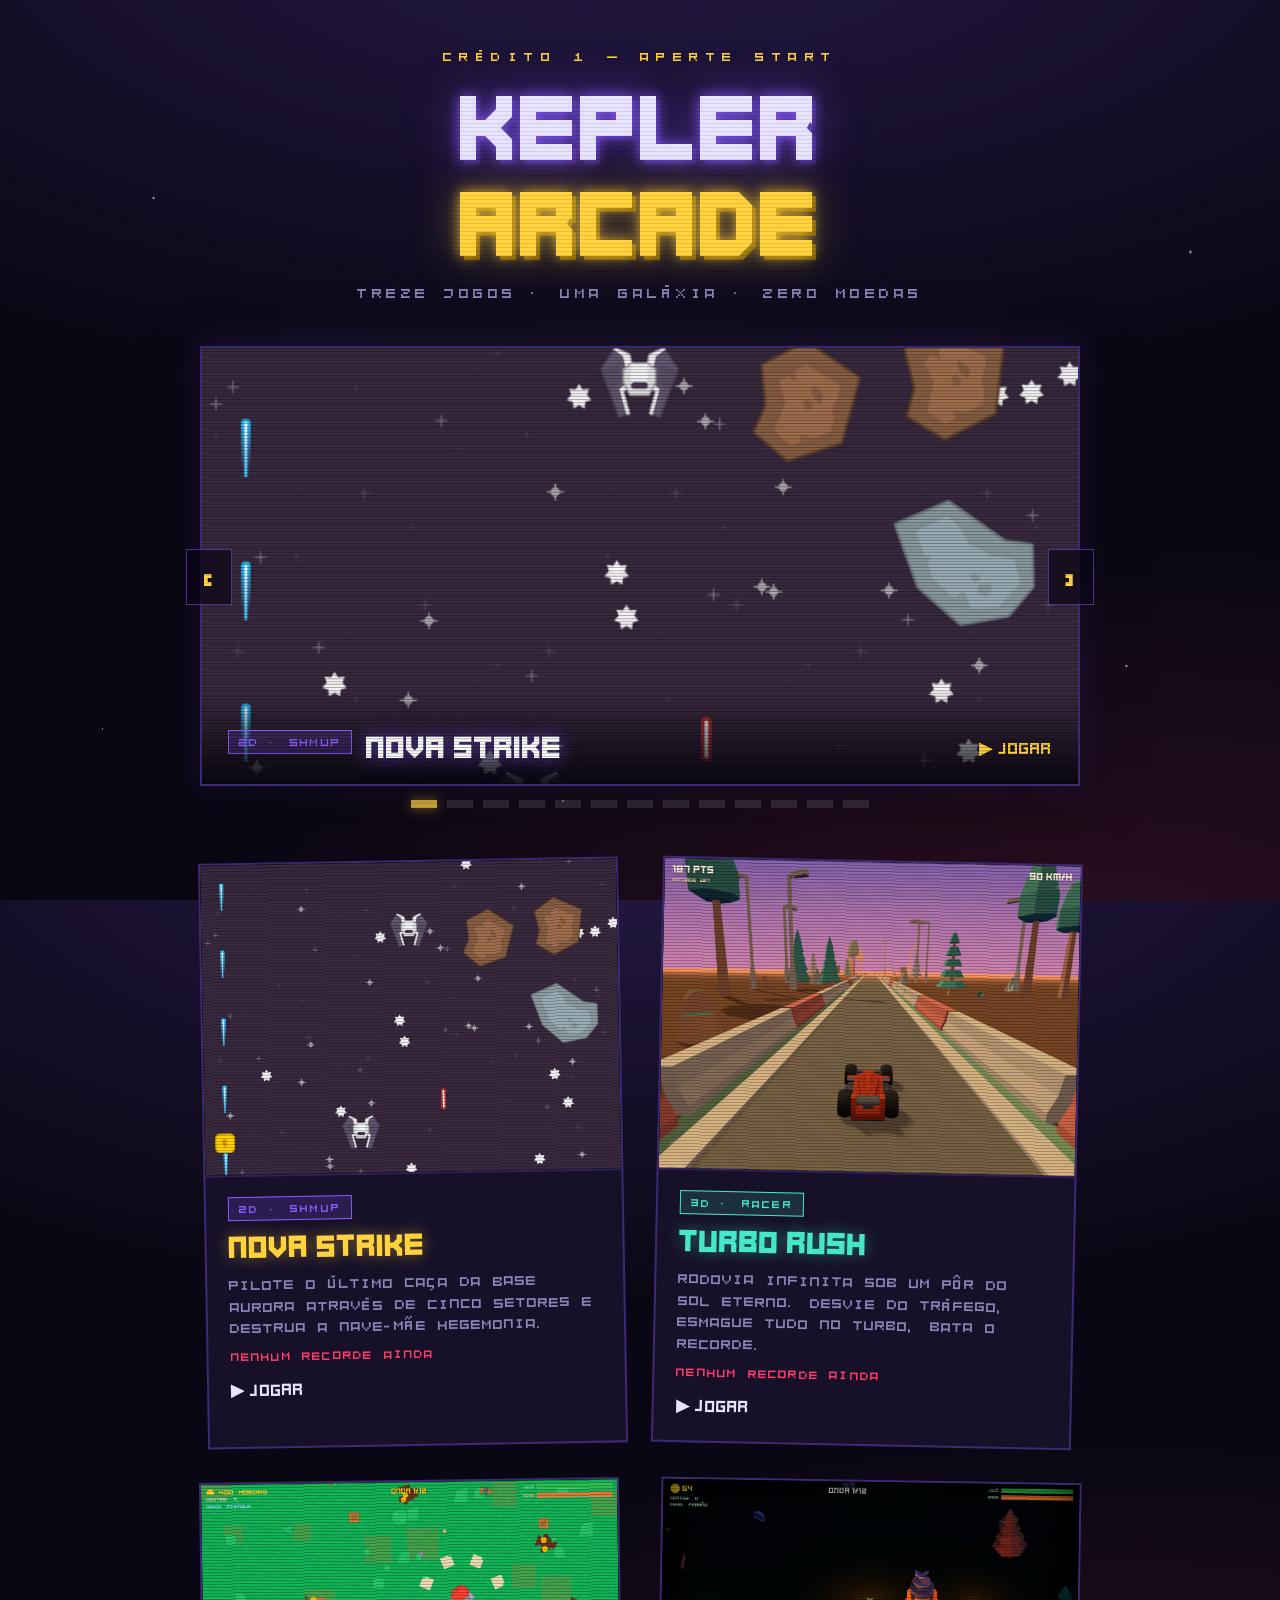
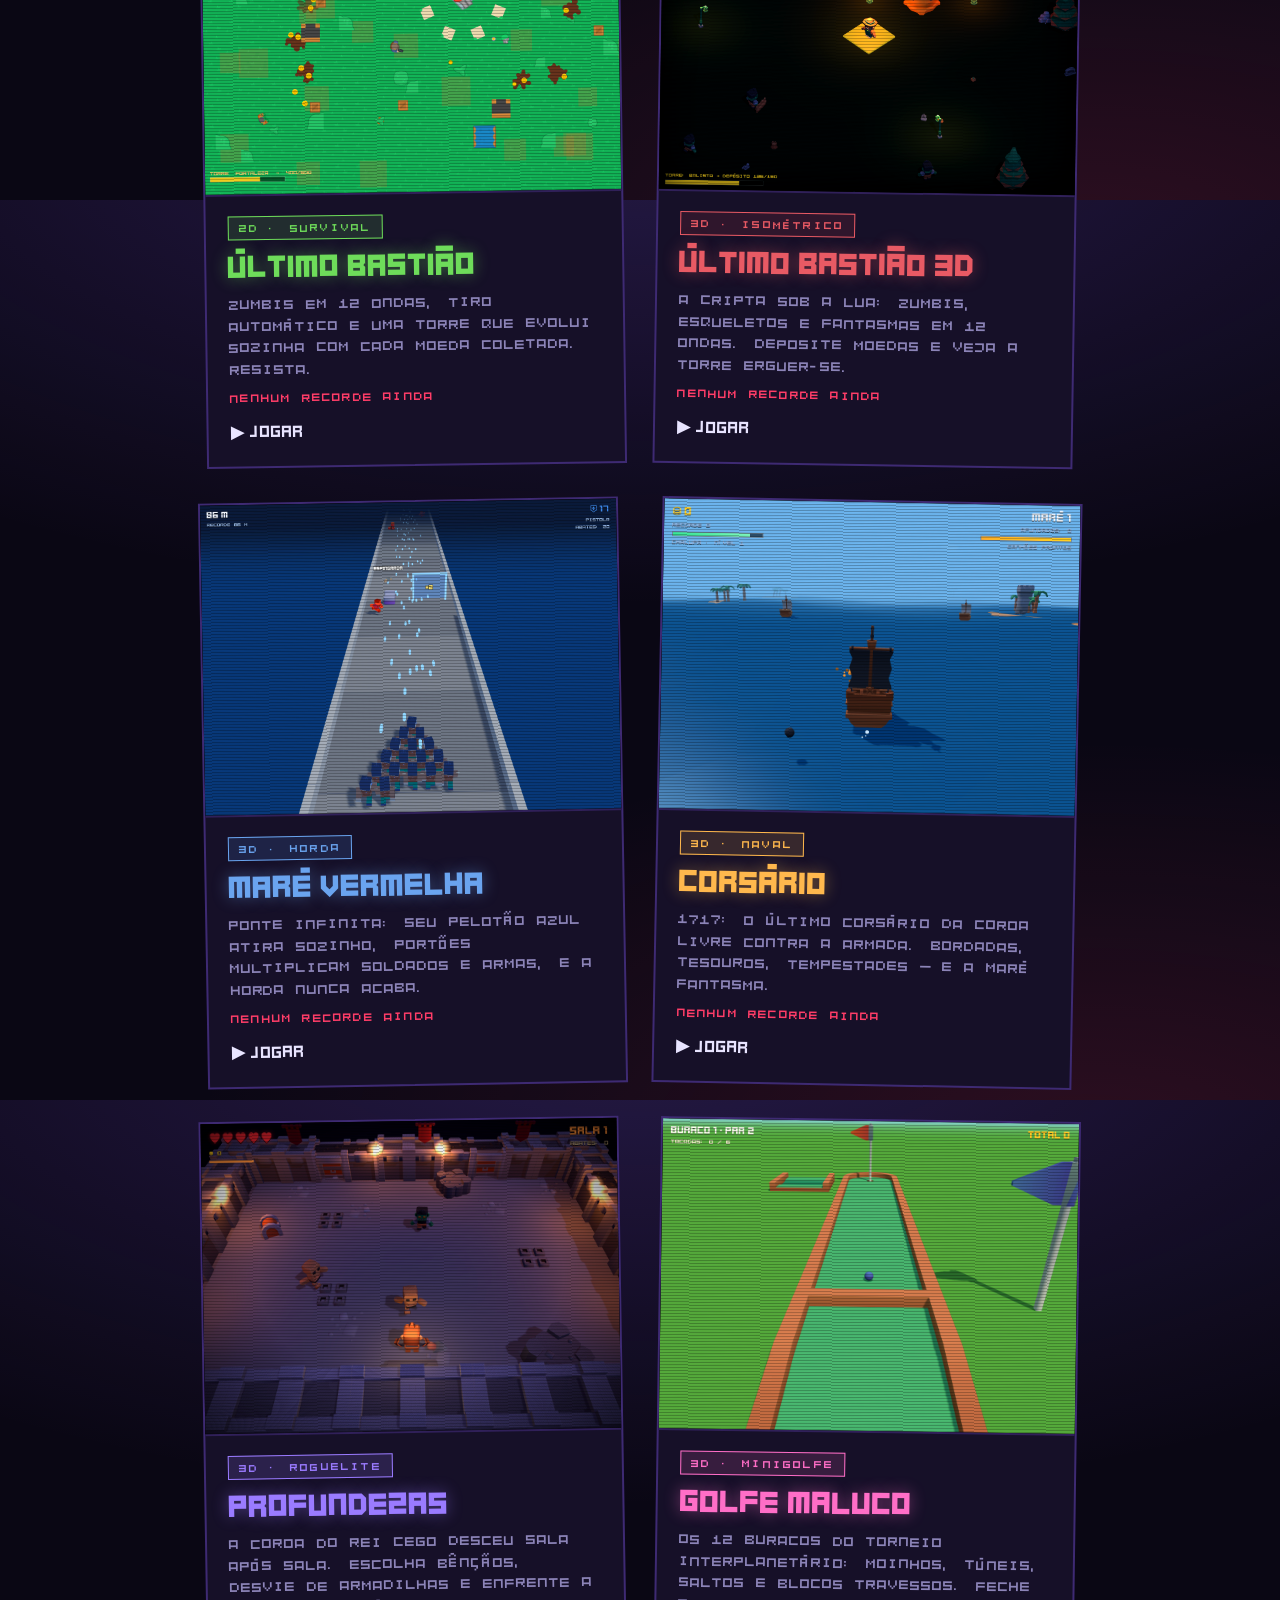
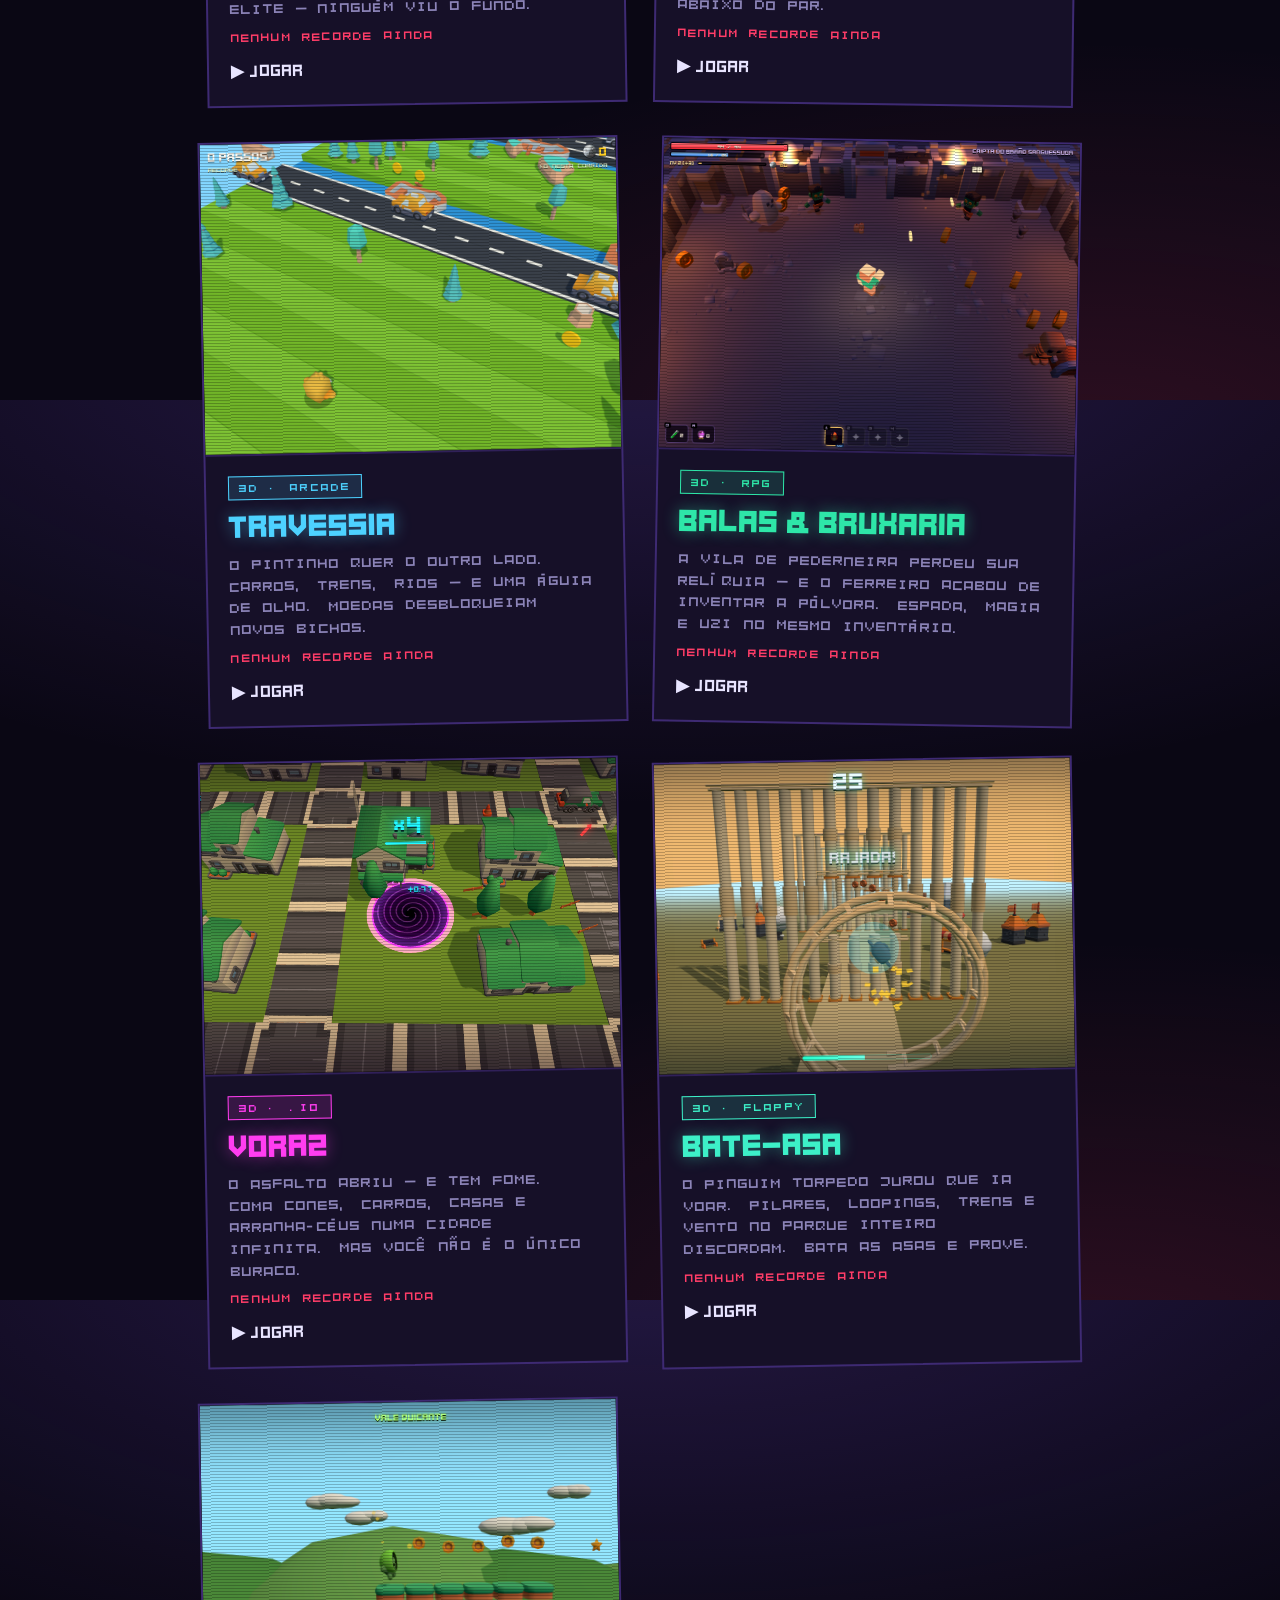
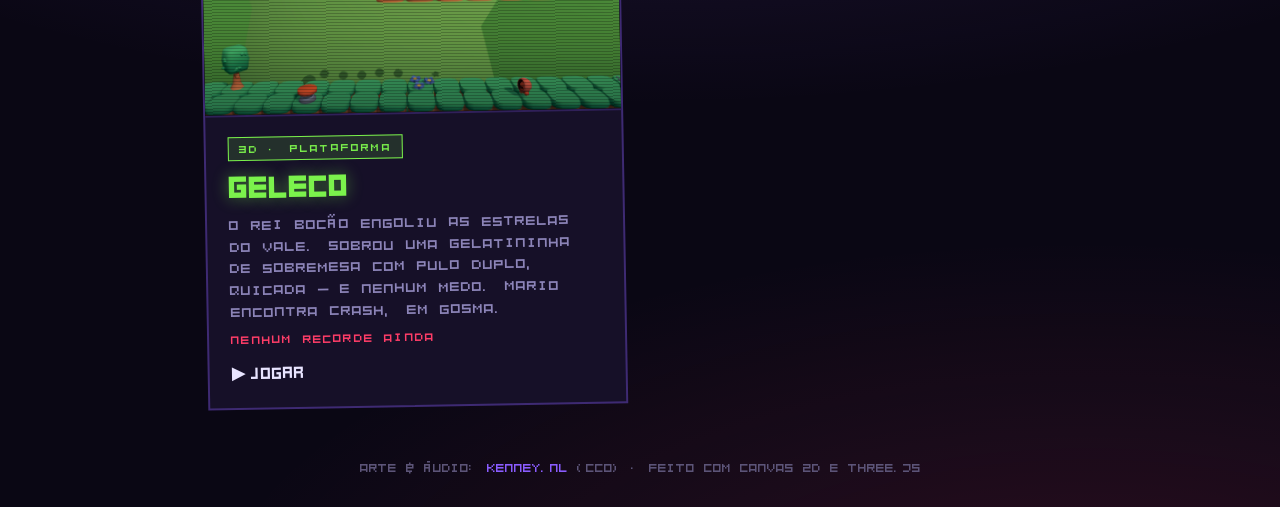
<file: index.html>
<!DOCTYPE html>
<html lang="pt-BR">
<head>
  <meta charset="UTF-8">
  <link rel="icon" href="data:image/svg+xml,<svg xmlns=%22http://www.w3.org/2000/svg%22 viewBox=%220 0 100 100%22><text y=%22.9em%22 font-size=%2290%22>🕹️</text></svg>">
  <meta name="viewport" content="width=device-width, initial-scale=1.0">
  <title>KEPLER ARCADE — fliperama virtual</title>
  <script>
    // carrega o CSS com versão única por visita (evita estilos em cache)
    document.write('<link rel="stylesheet" href="style.css?v=' + Date.now() + '">');
  </script>
  <noscript><link rel="stylesheet" href="style.css"></noscript>
</head>
<body>
  <div class="stars" aria-hidden="true"></div>

  <header>
    <p class="coin">CRÉDITO 1 — APERTE START</p>
    <h1 class="marquee">KEPLER<em>ARCADE</em></h1>
    <p class="sub">treze jogos · uma galáxia · zero moedas</p>
  </header>

  <!-- Carrossel de destaque -->
  <section class="carousel" id="carousel" aria-label="Destaques">
    <div class="car-track" id="car-track">
      <a class="car-slide" href="../nova-strike/" data-nova>
        <img src="assets/shots/nova-strike.png" alt="NOVA STRIKE">
        <div class="car-info"><span class="badge badge-2d">2D · SHMUP</span><h3>NOVA STRIKE</h3><span class="car-play">▶ JOGAR</span></div>
      </a>
      <a class="car-slide" href="turbo-rush/">
        <img src="assets/shots/turbo-rush.png" alt="TURBO RUSH">
        <div class="car-info"><span class="badge badge-3d">3D · RACER</span><h3>TURBO RUSH</h3><span class="car-play">▶ JOGAR</span></div>
      </a>
      <a class="car-slide" href="ultimo-bastiao/">
        <img src="assets/shots/ultimo-bastiao.png" alt="ÚLTIMO BASTIÃO">
        <div class="car-info"><span class="badge badge-srv">2D · SURVIVAL</span><h3>ÚLTIMO BASTIÃO</h3><span class="car-play">▶ JOGAR</span></div>
      </a>
      <a class="car-slide" href="bastiao-3d/">
        <img src="assets/shots/bastiao-3d.png" alt="ÚLTIMO BASTIÃO 3D">
        <div class="car-info"><span class="badge badge-cripta">3D · ISOMÉTRICO</span><h3>ÚLTIMO BASTIÃO 3D</h3><span class="car-play">▶ JOGAR</span></div>
      </a>
      <a class="car-slide" href="mare-vermelha/">
        <img src="assets/shots/mare-vermelha.png" alt="MARÉ VERMELHA">
        <div class="car-info"><span class="badge badge-mare">3D · HORDA</span><h3>MARÉ VERMELHA</h3><span class="car-play">▶ JOGAR</span></div>
      </a>
      <a class="car-slide" href="corsario/">
        <img src="assets/shots/corsario.png" alt="CORSÁRIO">
        <div class="car-info"><span class="badge badge-corsario">3D · NAVAL</span><h3>CORSÁRIO</h3><span class="car-play">▶ JOGAR</span></div>
      </a>
      <a class="car-slide" href="profundezas/">
        <img src="assets/shots/profundezas.png" alt="PROFUNDEZAS">
        <div class="car-info"><span class="badge badge-prof">3D · ROGUELITE</span><h3>PROFUNDEZAS</h3><span class="car-play">▶ JOGAR</span></div>
      </a>
      <a class="car-slide" href="golfe-maluco/">
        <img src="assets/shots/golfe-maluco.png" alt="GOLFE MALUCO">
        <div class="car-info"><span class="badge badge-golfe">3D · MINIGOLFE</span><h3>GOLFE MALUCO</h3><span class="car-play">▶ JOGAR</span></div>
      </a>
      <a class="car-slide" href="travessia/">
        <img src="assets/shots/travessia.png" alt="TRAVESSIA">
        <div class="car-info"><span class="badge badge-trav">3D · ARCADE</span><h3>TRAVESSIA</h3><span class="car-play">▶ JOGAR</span></div>
      </a>
      <a class="car-slide" href="balas-e-bruxaria/">
        <img src="assets/shots/balas-e-bruxaria.png" alt="BALAS &amp; BRUXARIA">
        <div class="car-info"><span class="badge badge-rpg">3D · RPG</span><h3>BALAS &amp; BRUXARIA</h3><span class="car-play">▶ JOGAR</span></div>
      </a>
      <a class="car-slide" href="voraz/">
        <img src="assets/shots/voraz.png" alt="VORAZ">
        <div class="car-info"><span class="badge badge-voraz">3D · .IO</span><h3>VORAZ</h3><span class="car-play">▶ JOGAR</span></div>
      </a>
      <a class="car-slide" href="bate-asa/">
        <img src="assets/shots/bate-asa.png" alt="BATE-ASA">
        <div class="car-info"><span class="badge badge-asa">3D · FLAPPY</span><h3>BATE-ASA</h3><span class="car-play">▶ JOGAR</span></div>
      </a>
      <a class="car-slide" href="geleco/">
        <img src="assets/shots/geleco.png" alt="GELECO">
        <div class="car-info"><span class="badge badge-gel">3D · PLATAFORMA</span><h3>GELECO</h3><span class="car-play">▶ JOGAR</span></div>
      </a>
      <div class="scan"></div>
    </div>
    <button class="car-arrow car-prev" id="car-prev" aria-label="Anterior">‹</button>
    <button class="car-arrow car-next" id="car-next" aria-label="Próximo">›</button>
    <div class="car-dots" id="car-dots"></div>
  </section>

  <main class="cabinets">
    <!-- NOVA STRIKE -->
    <a class="cab cab-nova" id="link-nova" href="../nova-strike/">
      <div class="cab-screen">
        <img src="assets/shots/nova-strike.png" alt="NOVA STRIKE — gameplay" loading="lazy">
        <div class="scan"></div>
      </div>
      <div class="cab-info">
        <span class="badge badge-2d">2D · SHMUP</span>
        <h2>NOVA STRIKE</h2>
        <p>Pilote o último caça da base Aurora através de cinco setores e destrua a nave-mãe HEGEMONIA.</p>
        <span class="rec" data-key="novastrike_hiscore"></span>
        <span class="play">▶ JOGAR</span>
      </div>
    </a>

    <!-- TURBO RUSH -->
    <a class="cab cab-turbo" href="turbo-rush/">
      <div class="cab-screen">
        <img src="assets/shots/turbo-rush.png" alt="TURBO RUSH — gameplay" loading="lazy">
        <div class="scan"></div>
      </div>
      <div class="cab-info">
        <span class="badge badge-3d">3D · RACER</span>
        <h2>TURBO RUSH</h2>
        <p>Rodovia infinita sob um pôr do sol eterno. Desvie do tráfego, esmague tudo no turbo, bata o recorde.</p>
        <span class="rec" data-key="turborush_hiscore"></span>
        <span class="play">▶ JOGAR</span>
      </div>
    </a>

    <!-- ÚLTIMO BASTIÃO -->
    <a class="cab cab-bastiao" href="ultimo-bastiao/">
      <div class="cab-screen">
        <img src="assets/shots/ultimo-bastiao.png" alt="ÚLTIMO BASTIÃO — gameplay" loading="lazy">
        <div class="scan"></div>
      </div>
      <div class="cab-info">
        <span class="badge badge-srv">2D · SURVIVAL</span>
        <h2>ÚLTIMO BASTIÃO</h2>
        <p>Zumbis em 12 ondas, tiro automático e uma torre que evolui sozinha com cada moeda coletada. Resista.</p>
        <span class="rec" data-key="bastiao_record" data-suffix=" ondas"></span>
        <span class="play">▶ JOGAR</span>
      </div>
    </a>

    <!-- ÚLTIMO BASTIÃO 3D -->
    <a class="cab cab-cripta" href="bastiao-3d/">
      <div class="cab-screen">
        <img src="assets/shots/bastiao-3d.png" alt="ÚLTIMO BASTIÃO 3D — gameplay" loading="lazy">
        <div class="scan"></div>
      </div>
      <div class="cab-info">
        <span class="badge badge-cripta">3D · ISOMÉTRICO</span>
        <h2>ÚLTIMO BASTIÃO 3D</h2>
        <p>A cripta sob a lua: zumbis, esqueletos e fantasmas em 12 ondas. Deposite moedas e veja a torre erguer-se.</p>
        <span class="rec" data-key="bastiao3d_record" data-suffix=" ondas"></span>
        <span class="play">▶ JOGAR</span>
      </div>
    </a>

    <!-- MARÉ VERMELHA -->
    <a class="cab cab-mare" href="mare-vermelha/">
      <div class="cab-screen">
        <img src="assets/shots/mare-vermelha.png" alt="MARÉ VERMELHA — gameplay" loading="lazy">
        <div class="scan"></div>
      </div>
      <div class="cab-info">
        <span class="badge badge-mare">3D · HORDA</span>
        <h2>MARÉ VERMELHA</h2>
        <p>Ponte infinita: seu pelotão azul atira sozinho, portões multiplicam soldados e armas, e a horda nunca acaba.</p>
        <span class="rec" data-key="mare_record" data-suffix=" m"></span>
        <span class="play">▶ JOGAR</span>
      </div>
    </a>

    <!-- CORSÁRIO -->
    <a class="cab cab-corsario" href="corsario/">
      <div class="cab-screen">
        <img src="assets/shots/corsario.png" alt="CORSÁRIO — gameplay" loading="lazy">
        <div class="scan"></div>
      </div>
      <div class="cab-info">
        <span class="badge badge-corsario">3D · NAVAL</span>
        <h2>CORSÁRIO</h2>
        <p>1717: o último corsário da Coroa Livre contra a Armada. Bordadas, tesouros, tempestades — e a maré fantasma.</p>
        <span class="rec" data-key="corsario_record" data-suffix=" de ouro"></span>
        <span class="play">▶ JOGAR</span>
      </div>
    </a>

    <!-- PROFUNDEZAS -->
    <a class="cab cab-prof" href="profundezas/">
      <div class="cab-screen">
        <img src="assets/shots/profundezas.png" alt="PROFUNDEZAS — gameplay" loading="lazy">
        <div class="scan"></div>
      </div>
      <div class="cab-info">
        <span class="badge badge-prof">3D · ROGUELITE</span>
        <h2>PROFUNDEZAS</h2>
        <p>A Coroa do Rei Cego desceu sala após sala. Escolha bênçãos, desvie de armadilhas e enfrente a elite — ninguém viu o fundo.</p>
        <span class="rec" data-key="profundezas_record" data-suffix=" salas"></span>
        <span class="play">▶ JOGAR</span>
      </div>
    </a>

    <!-- GOLFE MALUCO -->
    <a class="cab cab-golfe" href="golfe-maluco/">
      <div class="cab-screen">
        <img src="assets/shots/golfe-maluco.png" alt="GOLFE MALUCO — gameplay" loading="lazy">
        <div class="scan"></div>
      </div>
      <div class="cab-info">
        <span class="badge badge-golfe">3D · MINIGOLFE</span>
        <h2>GOLFE MALUCO</h2>
        <p>Os 12 buracos do Torneio Interplanetário: moinhos, túneis, saltos e blocos travessos. Feche abaixo do par.</p>
        <span class="rec" data-key="golfe_record" data-suffix=" tacadas"></span>
        <span class="play">▶ JOGAR</span>
      </div>
    </a>

    <!-- TRAVESSIA -->
    <a class="cab cab-trav" href="travessia/">
      <div class="cab-screen">
        <img src="assets/shots/travessia.png" alt="TRAVESSIA — gameplay" loading="lazy">
        <div class="scan"></div>
      </div>
      <div class="cab-info">
        <span class="badge badge-trav">3D · ARCADE</span>
        <h2>TRAVESSIA</h2>
        <p>O pintinho quer o outro lado. Carros, trens, rios — e uma águia de olho. Moedas desbloqueiam novos bichos.</p>
        <span class="rec" data-key="travessia_record" data-suffix=" passos"></span>
        <span class="play">▶ JOGAR</span>
      </div>
    </a>

    <!-- BALAS & BRUXARIA -->
    <a class="cab cab-rpg" href="balas-e-bruxaria/">
      <div class="cab-screen">
        <img src="assets/shots/balas-e-bruxaria.png" alt="BALAS &amp; BRUXARIA — gameplay" loading="lazy">
        <div class="scan"></div>
      </div>
      <div class="cab-info">
        <span class="badge badge-rpg">3D · RPG</span>
        <h2>BALAS &amp; BRUXARIA</h2>
        <p>A vila de Pederneira perdeu sua Relíquia — e o ferreiro acabou de inventar a pólvora. Espada, magia e uzi no mesmo inventário.</p>
        <span class="rec" data-key="bruxaria_record" data-suffix="º nível"></span>
        <span class="play">▶ JOGAR</span>
      </div>
    </a>

    <!-- VORAZ -->
    <a class="cab cab-voraz" href="voraz/">
      <div class="cab-screen">
        <img src="assets/shots/voraz.png" alt="VORAZ — gameplay" loading="lazy">
        <div class="scan"></div>
      </div>
      <div class="cab-info">
        <span class="badge badge-voraz">3D · .IO</span>
        <h2>VORAZ</h2>
        <p>O asfalto abriu — e tem fome. Coma cones, carros, casas e arranha-céus numa cidade infinita. Mas você não é o único buraco.</p>
        <span class="rec" data-key="voraz_record" data-suffix=" t"></span>
        <span class="play">▶ JOGAR</span>
      </div>
    </a>

    <!-- BATE-ASA -->
    <a class="cab cab-asa" href="bate-asa/">
      <div class="cab-screen">
        <img src="assets/shots/bate-asa.png" alt="BATE-ASA — gameplay" loading="lazy">
        <div class="scan"></div>
      </div>
      <div class="cab-info">
        <span class="badge badge-asa">3D · FLAPPY</span>
        <h2>BATE-ASA</h2>
        <p>O pinguim Torpedo jurou que ia voar. Pilares, loopings, trens e vento no parque inteiro discordam. Bata as asas e prove.</p>
        <span class="rec" data-key="bateasa_record" data-suffix=" pts"></span>
        <span class="play">▶ JOGAR</span>
      </div>
    </a>

    <!-- GELECO -->
    <a class="cab cab-gel" href="geleco/">
      <div class="cab-screen">
        <img src="assets/shots/geleco.png" alt="GELECO — gameplay" loading="lazy">
        <div class="scan"></div>
      </div>
      <div class="cab-info">
        <span class="badge badge-gel">3D · PLATAFORMA</span>
        <h2>GELECO</h2>
        <p>O Rei Bocão engoliu as estrelas do vale. Sobrou uma gelatininha de sobremesa com pulo duplo, QUICADA — e nenhum medo. Mario encontra Crash, em gosma.</p>
        <span class="rec" data-key="geleco_record" data-suffix=" estrelas"></span>
        <span class="play">▶ JOGAR</span>
      </div>
    </a>
  </main>

  <footer>
    <p>arte &amp; áudio: <a href="https://kenney.nl" target="_blank" rel="noopener">kenney.nl</a> (CC0) · feito com canvas 2D e three.js</p>
  </footer>

  <div class="crt" aria-hidden="true"></div>

  <script>
    // em produção (GitHub Pages) o NOVA STRIKE mora em outro repositório
    if (location.hostname.endsWith('github.io')) {
      document.querySelectorAll('#link-nova, [data-nova]').forEach(a => {
        a.href = 'https://hayatog.github.io/nova-strike/';
      });
    }

    // ---- carrossel ----
    (() => {
      const track = document.getElementById('car-track');
      const slides = [...track.querySelectorAll('.car-slide')];
      const dotsBox = document.getElementById('car-dots');
      let idx = 0, timer = null;

      slides.forEach((_, i) => {
        const d = document.createElement('button');
        d.className = 'car-dot';
        d.setAttribute('aria-label', 'Slide ' + (i + 1));
        d.addEventListener('click', () => go(i, true));
        dotsBox.appendChild(d);
      });
      const dots = [...dotsBox.children];

      function go(i, manual) {
        idx = (i + slides.length) % slides.length;
        slides.forEach((s, k) => s.classList.toggle('active', k === idx));
        dots.forEach((d, k) => d.classList.toggle('active', k === idx));
        if (manual) restart();
      }
      function next() { go(idx + 1); }
      function restart() { clearInterval(timer); timer = setInterval(next, 4000); }

      document.getElementById('car-prev').addEventListener('click', () => go(idx - 1, true));
      document.getElementById('car-next').addEventListener('click', () => go(idx + 1, true));
      const box = document.getElementById('carousel');
      box.addEventListener('mouseenter', () => clearInterval(timer));
      box.addEventListener('mouseleave', restart);
      // deslize no celular
      let sx = null;
      box.addEventListener('touchstart', e => { sx = e.touches[0].clientX; }, { passive: true });
      box.addEventListener('touchend', e => {
        if (sx === null) return;
        const dx = e.changedTouches[0].clientX - sx;
        if (Math.abs(dx) > 40) go(idx + (dx < 0 ? 1 : -1), true);
        sx = null;
      }, { passive: true });

      go(0); restart();
    })();
    // cache-busting: cada visita gera links únicos, forçando HTML fresco dos jogos
    document.querySelectorAll('.cab').forEach(a => {
      a.addEventListener('click', () => {
        const url = new URL(a.href, location.href);
        url.searchParams.set('t', Date.now());
        a.href = url.toString();
      });
    });
    // recordes salvos no navegador (mesma origem = compartilhado entre os jogos)
    document.querySelectorAll('.rec').forEach(el => {
      try {
        const v = parseInt(localStorage.getItem(el.dataset.key) || '0', 10);
        el.textContent = v > 0 ? 'SEU RECORDE: ' + v.toLocaleString('pt-BR') + (el.dataset.suffix || '') : 'NENHUM RECORDE AINDA';
      } catch (e) { el.textContent = ''; }
    });
  </script>
</body>
</html>
</file>
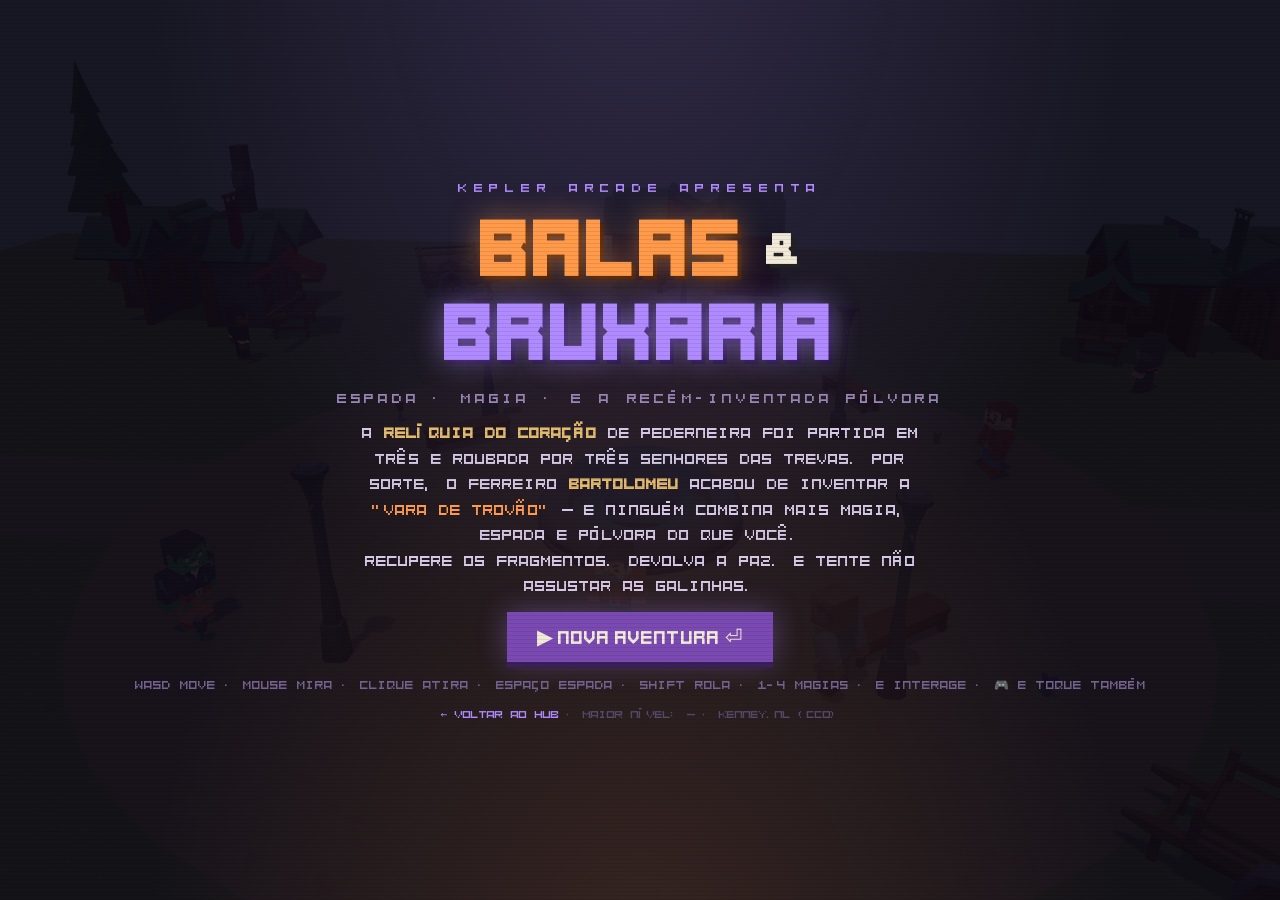
<file: balas-e-bruxaria/index.html>
<!DOCTYPE html>
<html lang="pt-BR">
<head>
  <meta charset="UTF-8">
  <meta name="viewport" content="width=device-width, initial-scale=1.0, user-scalable=no">
  <title>BALAS &amp; BRUXARIA — RPG de pólvora e magia</title>
  <script>
    window.__V = Date.now();
    document.write('<link rel="stylesheet" href="style.css?v=' + __V + '">');
  </script>
  <noscript><link rel="stylesheet" href="style.css"></noscript>
</head>
<body>
  <canvas id="game"></canvas>

  <!-- HUD -->
  <div id="hud" class="hidden">
    <div id="hud-status">
      <div class="bar hp"><div id="hp-fill"></div><span id="hp-num">100</span></div>
      <div class="bar mp"><div id="mp-fill"></div><span id="mp-num">20</span></div>
      <div id="hud-line2">
        <span id="lvl-badge">NV 1</span>
        <div class="bar xp"><div id="xp-fill"></div></div>
        <span id="gold-hud">🪙 0</span>
      </div>
    </div>
    <div id="hud-right">
      <div id="area-name">Vila de Pederneira</div>
      <div id="quest-track"></div>
    </div>
    <div id="potbar">
      <div class="pot" id="pot-hp"><span class="key">Q</span>🧪<b id="pot-hp-n">0</b></div>
      <div class="pot" id="pot-mp"><span class="key">R</span>🔮<b id="pot-mp-n">0</b></div>
    </div>
    <div id="spellbar"></div>
  </div>

  <div id="bossbar" class="hidden"><span id="boss-name"></span><div class="bar boss"><div id="boss-fill"></div></div></div>
  <div id="announce"></div>
  <div id="toasts"></div>
  <div id="prompt" class="hidden"></div>
  <div id="hurt-flash"></div>

  <!-- Diálogo -->
  <div id="dlg" class="hidden">
    <div class="panel dlg-panel">
      <div id="dlg-name"></div>
      <div id="dlg-text"></div>
      <div id="dlg-next">▼</div>
      <div id="dlg-choices"></div>
    </div>
  </div>

  <!-- Inventário + atributos -->
  <div id="inv" class="modal hidden">
    <div class="panel big-panel">
      <div class="panel-title">🎒 INVENTÁRIO <span class="panel-close" data-close="inv">✕</span></div>
      <div id="inv-body">
        <div id="inv-left">
          <div id="equip-row"></div>
          <div id="inv-grid"></div>
          <div id="inv-actions"></div>
          <div id="inv-tip"></div>
        </div>
        <div id="inv-right">
          <div id="attr-head">ATRIBUTOS · <span id="attr-pts">0</span> ponto(s)</div>
          <div id="attr-list"></div>
          <div id="hero-stats"></div>
        </div>
      </div>
    </div>
  </div>

  <!-- Diário de missões -->
  <div id="qlog" class="modal hidden">
    <div class="panel big-panel">
      <div class="panel-title">📜 MISSÕES <span class="panel-close" data-close="qlog">✕</span></div>
      <div id="qlog-list"></div>
    </div>
  </div>

  <!-- Loja -->
  <div id="shop" class="modal hidden">
    <div class="panel big-panel">
      <div class="panel-title"><span id="shop-title">LOJA</span> <span id="shop-gold">🪙 0</span> <span class="panel-close" data-close="shop">✕</span></div>
      <div id="shop-list"></div>
    </div>
  </div>

  <!-- Pausa -->
  <div id="pause" class="modal hidden">
    <div class="panel big-panel narrow">
      <div class="panel-title">⏸ PAUSA</div>
      <button class="big-btn" id="btn-resume">CONTINUAR</button>
      <button class="big-btn ghost" id="btn-mute">🔊 SOM</button>
      <button class="big-btn ghost" id="btn-quit">SALVAR E SAIR</button>
      <p class="help" id="pause-help"></p>
    </div>
  </div>

  <!-- Menu título -->
  <div id="menu" class="overlay">
    <p class="kicker">KEPLER ARCADE APRESENTA</p>
    <h1>BALAS <span class="amp">&amp;</span><span>BRUXARIA</span></h1>
    <p class="tagline">espada · magia · e a recém-inventada pólvora</p>
    <p class="story">A <b>Relíquia do Coração</b> de Pederneira foi partida em três e roubada
      por três senhores das trevas. Por sorte, o ferreiro <b>Bartolomeu</b> acabou de inventar
      a <i>"vara de trovão"</i> — e ninguém combina mais magia, espada e pólvora do que você.<br>
      Recupere os fragmentos. Devolva a paz. E tente não assustar as galinhas.</p>
    <button id="btn-continue" class="big-btn gold hidden">⟳ CONTINUAR</button>
    <button id="btn-start" class="big-btn">▶ NOVA AVENTURA ⏎</button>
    <p class="help">WASD move · mouse mira · clique atira · espaço espada · SHIFT rola · 1-4 magias · E interage · 🎮 e toque também</p>
    <p class="credits"><a href="../index.html">← voltar ao hub</a> · maior nível: <span id="record">—</span> · kenney.nl (CC0)</p>
  </div>

  <!-- Criação de personagem -->
  <div id="create" class="overlay side hidden">
    <div class="panel big-panel create-panel">
      <div class="panel-title">⚒ FORJE SEU HERÓI</div>
      <div class="cc-row">
        <button class="arrow-btn" id="skin-prev">◀</button>
        <span id="skin-name">Visual 1</span>
        <button class="arrow-btn" id="skin-next">▶</button>
      </div>
      <div class="cc-row"><input id="cc-name" maxlength="14" placeholder="Nome do herói" value="Pimenta"></div>
      <div id="gift-cards">
        <div class="gift-card sel" data-g="bravo"><b>🛡 Bravo</b><span>+2 FOR — bate como mula</span></div>
        <div class="gift-card" data-g="aguia"><b>🎯 Olho-de-Águia</b><span>+2 MIRA — pólvora obedece</span></div>
        <div class="gift-card" data-g="lua"><b>🌙 Tocado-pela-Lua</b><span>+2 MAG — fala com faíscas</span></div>
      </div>
      <button class="big-btn gold" id="cc-ok">⚔ COMEÇAR ⏎</button>
      <p class="help">◀ ▶ trocam o visual · Enter confirma</p>
    </div>
  </div>

  <!-- Créditos -->
  <div id="credits" class="overlay hidden">
    <div id="credits-roll"></div>
    <button class="big-btn hidden" id="btn-credits-ok">🎉 VOLTAR À VILA</button>
  </div>

  <div id="death-msg" class="hidden"></div>

  <!-- Toque -->
  <div id="touch" class="hidden">
    <div id="joy"><div id="joy-stick"></div></div>
    <div id="tcluster">
      <button class="tbtn" id="t-shoot">🔫</button>
      <button class="tbtn" id="t-melee">⚔</button>
      <button class="tbtn" id="t-spell">✨</button>
      <button class="tbtn" id="t-dash">🌀</button>
    </div>
    <button class="tbtn wide hidden" id="t-interact">✋</button>
    <div id="ttop">
      <button class="tbtn small" id="t-inv">🎒</button>
      <button class="tbtn small" id="t-quest">📜</button>
      <button class="tbtn small" id="t-pause">⏸</button>
    </div>
  </div>

  <div id="loading" class="overlay"><p class="story">ACENDENDO AS FORJAS DE PEDERNEIRA...</p></div>
  <div id="fade"></div>
  <div class="crt"></div>

  <script src="js/audio.js"></script>
  <script type="importmap">
    { "imports": { "three": "./lib/three.module.min.js" } }
  </script>
  <script>
    document.write('<script type="module" src="js/game.js?v=' + __V + '"><\/script>');
  </script>
</body>
</html>
</file>
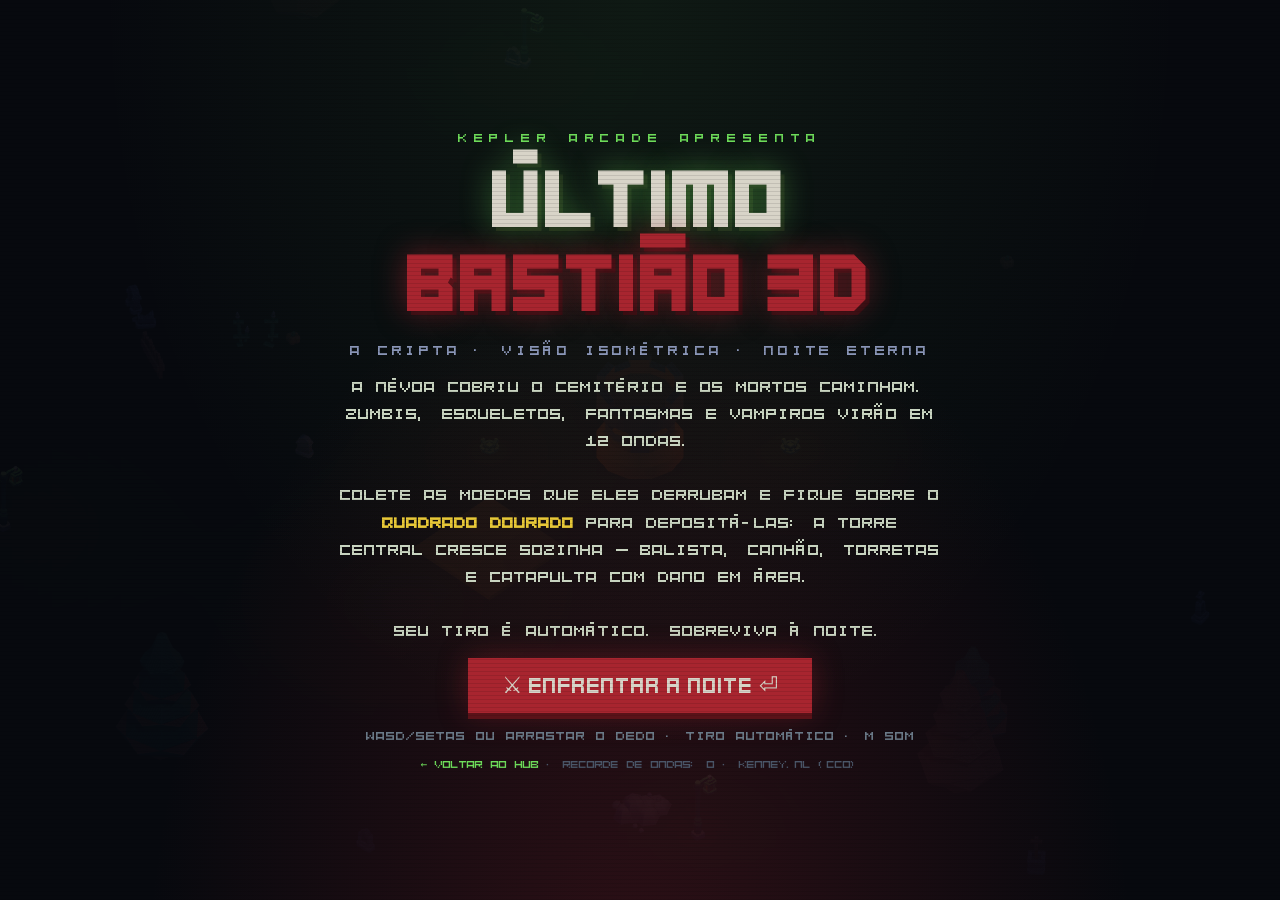
<file: bastiao-3d/index.html>
<!DOCTYPE html>
<html lang="pt-BR">
<head>
  <meta charset="UTF-8">
  <meta name="viewport" content="width=device-width, initial-scale=1.0, user-scalable=no">
  <title>ÚLTIMO BASTIÃO 3D — A Cripta</title>
  <script>
    window.__V = Date.now();
    document.write('<link rel="stylesheet" href="style.css?v=' + __V + '">');
  </script>
  <noscript><link rel="stylesheet" href="style.css"></noscript>
</head>
<body>
  <canvas id="game"></canvas>

  <!-- HUD -->
  <div id="hud" class="hidden">
    <div class="hud-left">
      <div id="coins" class="big">⬤ 0</div>
      <div id="kills" class="small">abates: 0</div>
      <div id="weapon" class="small">arma: PISTOLA</div>
    </div>
    <div id="wave" class="hud-center">ONDA 1/12</div>
    <div class="hud-right">
      <div class="bar-row"><span>VOCÊ</span><div class="bar"><div id="hp-player" class="fill green"></div></div></div>
      <div class="bar-row"><span>BASE</span><div class="bar"><div id="hp-base" class="fill orange"></div></div></div>
    </div>
  </div>
  <div id="tower-info" class="hidden">
    <div id="tower-name">TORRE: RUÍNA → depósito 0/60</div>
    <div class="bar wide"><div id="tower-fill" class="fill gold"></div></div>
  </div>
  <div id="announce"></div>
  <div id="vignette"></div>

  <!-- Menu -->
  <div id="menu" class="overlay">
    <p class="kicker">KEPLER ARCADE APRESENTA</p>
    <h1>ÚLTIMO<span>BASTIÃO 3D</span></h1>
    <p class="tagline">a cripta · visão isométrica · noite eterna</p>
    <p class="story">A névoa cobriu o cemitério e os mortos caminham.
      Zumbis, esqueletos, fantasmas e vampiros virão em 12 ondas.<br><br>
      Colete as moedas que eles derrubam e fique sobre o <b>QUADRADO DOURADO</b>
      para depositá-las: a torre central cresce sozinha — balista, canhão,
      torretas e catapulta com dano em área.<br><br>
      Seu tiro é automático. Sobreviva à noite.</p>
    <button id="btn-start" class="big-btn">⚔ ENFRENTAR A NOITE ⏎</button>
    <p class="help">WASD/setas ou arrastar o dedo · tiro automático · M som</p>
    <p class="credits"><a href="../index.html">← voltar ao hub</a> · recorde de ondas: <span id="record">0</span> · kenney.nl (CC0)</p>
  </div>

  <!-- Fim -->
  <div id="end" class="overlay hidden">
    <h2 id="end-title">FIM DA LINHA</h2>
    <p id="end-reason" class="story"></p>
    <p id="end-stats" class="stats"></p>
    <button id="btn-retry" class="big-btn">TENTAR DE NOVO ⏎</button>
    <p class="credits"><a href="../index.html">← voltar ao hub</a></p>
  </div>

  <div id="loading" class="overlay"><p class="story">ERGUENDO A CRIPTA...</p></div>
  <div class="crt"></div>

  <script src="js/audio.js"></script>
  <script type="importmap">
    { "imports": { "three": "./lib/three.module.min.js" } }
  </script>
  <script>
    document.write('<script type="module" src="js/game.js?v=' + __V + '"><\/script>');
  </script>
</body>
</html>
</file>
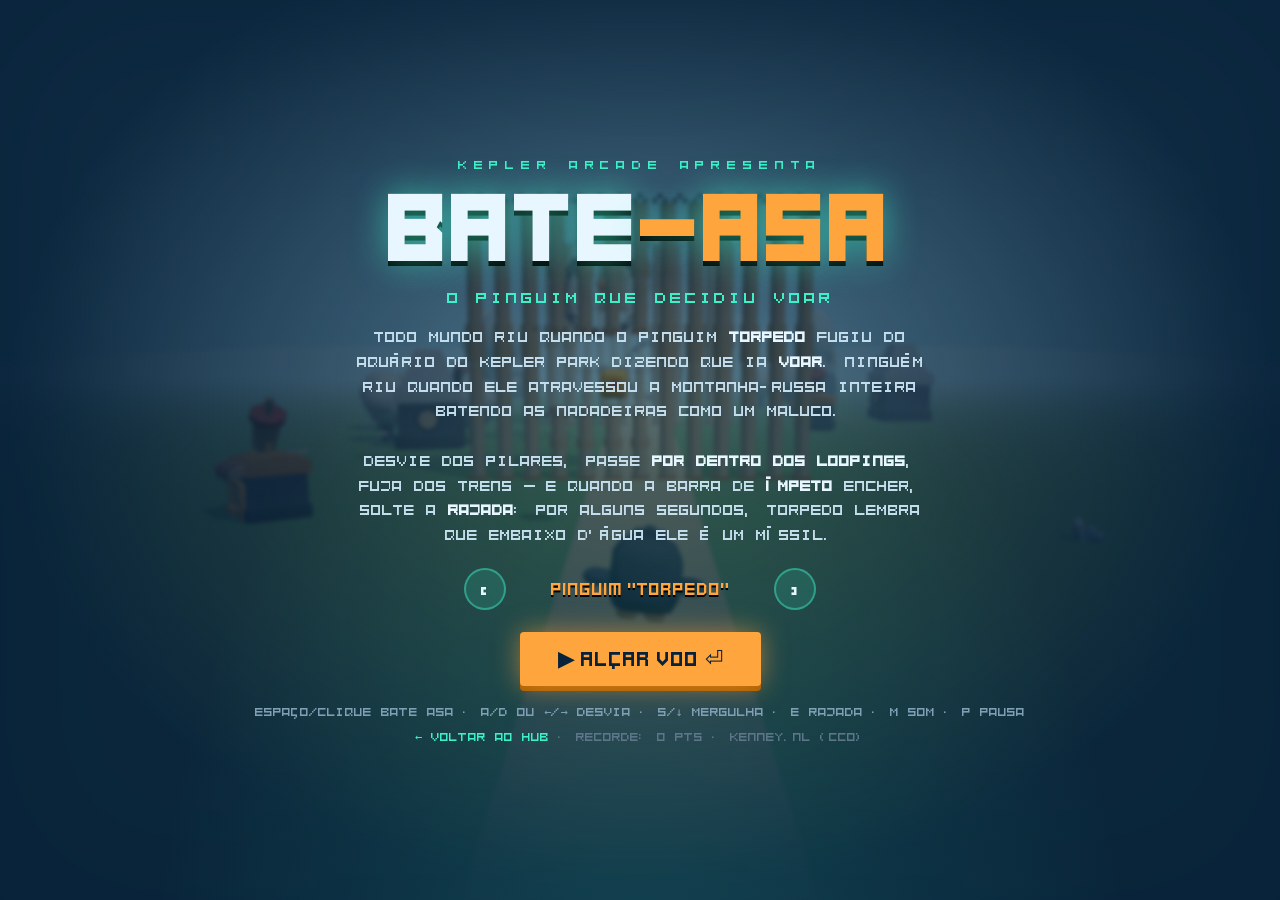
<file: bate-asa/index.html>
<!DOCTYPE html>
<html lang="pt-BR">
<head>
  <meta charset="UTF-8">
  <link rel="icon" href="data:image/svg+xml,<svg xmlns=%22http://www.w3.org/2000/svg%22 viewBox=%220 0 100 100%22><text y=%22.9em%22 font-size=%2290%22>🐧</text></svg>">
  <meta name="viewport" content="width=device-width, initial-scale=1.0, user-scalable=no">
  <title>BATE-ASA — o pinguim que decidiu voar</title>
  <script>
    window.__V = Date.now();
    document.write('<link rel="stylesheet" href="style.css?v=' + __V + '">');
  </script>
  <noscript><link rel="stylesheet" href="style.css"></noscript>
</head>
<body>
  <canvas id="game"></canvas>

  <!-- HUD -->
  <div id="hud" class="hidden">
    <div class="hud-top">
      <div class="hud-left">
        <div id="fichas" class="small">🪙 0</div>
        <div id="loops" class="small">⭐ 0</div>
      </div>
      <div id="score" class="big">0</div>
      <div class="hud-right">
        <div id="ala-label" class="small">ALA MADEIRA</div>
        <div id="speed" class="small">11 km/h</div>
      </div>
    </div>
    <div id="impeto-wrap">
      <div id="impeto-bar"><div id="impeto-fill"></div></div>
      <div id="impeto-hint" class="hidden">RAJADA PRONTA — APERTE E</div>
    </div>
    <div id="combo" class="hidden"><span id="combo-x">RASPÃO ×2</span></div>
  </div>
  <div id="announce"></div>
  <div id="wind-flash"></div>

  <!-- Controles de toque -->
  <div id="touch" class="hidden">
    <button id="t-left" class="t-btn">◀</button>
    <button id="t-right" class="t-btn">▶</button>
    <button id="t-dive" class="t-btn">▼</button>
    <button id="t-rajada" class="t-btn hidden">🚀</button>
  </div>

  <!-- Menu -->
  <div id="menu" class="overlay">
    <p class="kicker">KEPLER ARCADE APRESENTA</p>
    <h1>BATE<span>-ASA</span></h1>
    <p class="tagline">o pinguim que decidiu voar</p>
    <p class="story">Todo mundo riu quando o pinguim <b>Torpedo</b> fugiu do aquário do
      Kepler Park dizendo que ia <b>voar</b>. Ninguém riu quando ele atravessou a
      montanha-russa inteira batendo as nadadeiras como um maluco.<br><br>
      Desvie dos pilares, passe <b>por dentro dos loopings</b>, fuja dos trens —
      e quando a barra de <b>ÍMPETO</b> encher, solte a <b>RAJADA</b>: por alguns
      segundos, Torpedo lembra que embaixo d'água ele é um míssil.</p>
    <div id="skin-row">
      <button id="skin-prev" class="skin-arrow">‹</button>
      <div id="skin-box">
        <div id="skin-name">PINGUIM "TORPEDO"</div>
        <div id="skin-req" class="hidden"></div>
      </div>
      <button id="skin-next" class="skin-arrow">›</button>
    </div>
    <button id="btn-start" class="big-btn">▶ ALÇAR VOO ⏎</button>
    <p class="help">ESPAÇO/clique bate asa · A/D ou ←/→ desvia · S/↓ mergulha · E rajada · M som · P pausa</p>
    <p class="credits"><a href="../index.html">← voltar ao hub</a> · recorde: <span id="record">0</span> pts · kenney.nl (CC0)</p>
  </div>

  <!-- Fim -->
  <div id="end" class="overlay hidden">
    <h2 id="end-title">DEPENADO</h2>
    <p id="end-stats" class="stats"></p>
    <button id="btn-retry" class="big-btn">VOAR DE NOVO ⏎</button>
    <p class="credits"><a href="../index.html">← voltar ao hub</a></p>
  </div>

  <div id="loading" class="overlay"><p class="story">ABRINDO OS PORTÕES DO PARQUE...</p></div>
  <div id="fade"></div>
  <div class="vinheta"></div>

  <script src="js/audio.js"></script>
  <script type="importmap">
    { "imports": { "three": "./lib/three.module.min.js" } }
  </script>
  <script type="module">
    import('./js/game.js?v=' + __V);
  </script>
</body>
</html>
</file>
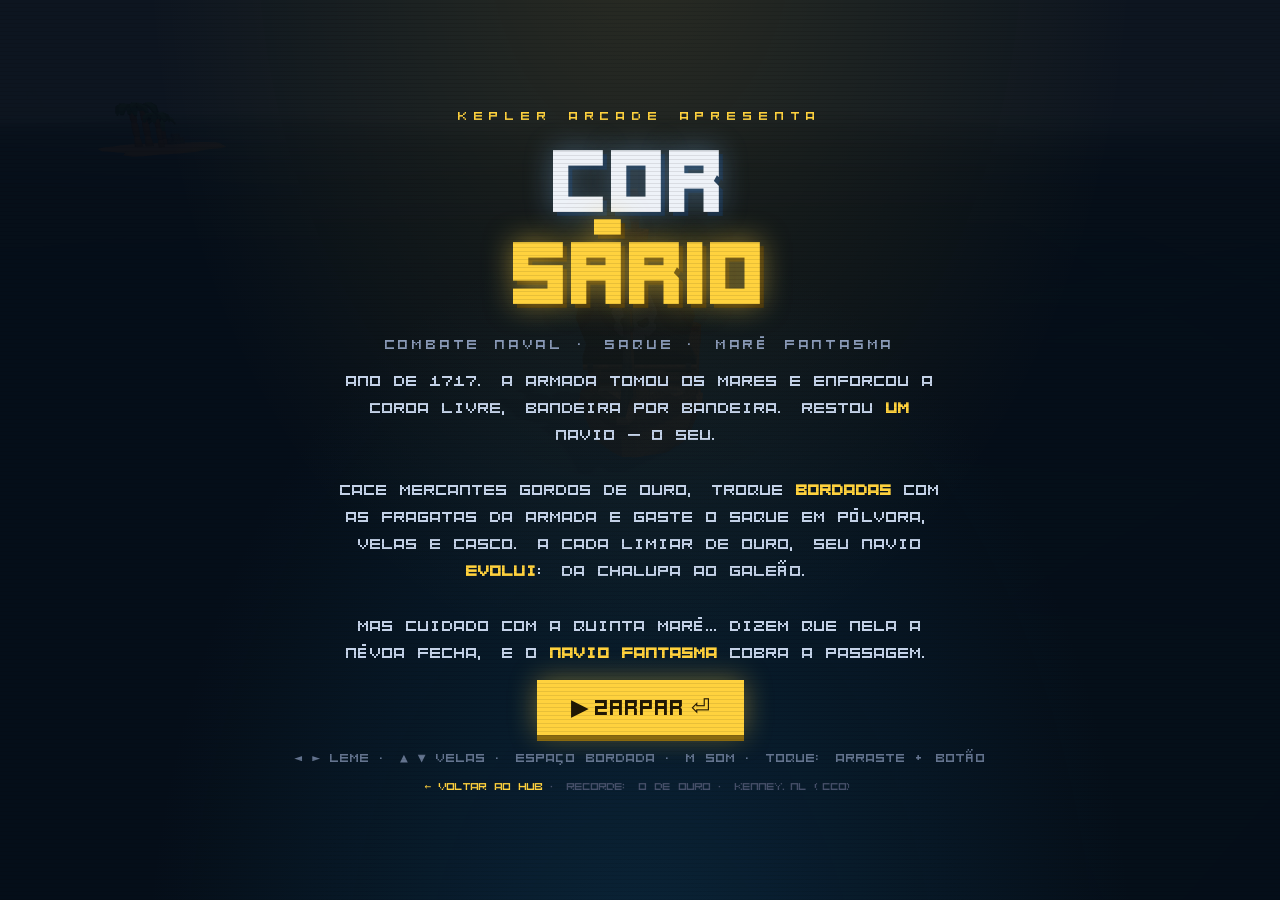
<file: corsario/index.html>
<!DOCTYPE html>
<html lang="pt-BR">
<head>
  <meta charset="UTF-8">
  <link rel="icon" href="data:image/svg+xml,<svg xmlns=%22http://www.w3.org/2000/svg%22 viewBox=%220 0 100 100%22><text y=%22.9em%22 font-size=%2290%22>🕹️</text></svg>">
  <meta name="viewport" content="width=device-width, initial-scale=1.0, user-scalable=no">
  <title>CORSÁRIO — combate naval em mar aberto</title>
  <script>
    window.__V = Date.now();
    document.write('<link rel="stylesheet" href="style.css?v=' + __V + '">');
  </script>
  <noscript><link rel="stylesheet" href="style.css"></noscript>
</head>
<body>
  <canvas id="game"></canvas>

  <!-- HUD -->
  <div id="hud" class="hidden">
    <div class="hud-left">
      <div id="gold" class="big">⛁ 0</div>
      <div id="record-live" class="small">recorde 0</div>
      <div class="bar-wrap"><div id="hull-bar" class="bar-fill"></div></div>
      <div id="ship-level" class="small">CHALUPA · NÍVEL 1</div>
    </div>
    <div class="hud-right">
      <div id="tide" class="big">MARÉ 1</div>
      <div id="sunk" class="small">afundados: 0</div>
      <div class="bar-wrap reload"><div id="reload-bar" class="bar-fill"></div></div>
      <div id="reload-label" class="small">CANHÕES PRONTOS</div>
    </div>
  </div>
  <div id="announce"></div>
  <button id="btn-fire" class="hidden">💥</button>

  <!-- Cartas de upgrade -->
  <div id="cards" class="overlay hidden">
    <p class="kicker">O NAVIO SOBE DE NÍVEL</p>
    <h2 class="gold-h2" id="cards-title">ESCOLHA UMA MELHORIA</h2>
    <div class="card-row">
      <button class="card" data-i="0"></button>
      <button class="card" data-i="1"></button>
      <button class="card" data-i="2"></button>
    </div>
    <p class="help">clique numa carta · ou teclas 1 2 3</p>
  </div>

  <!-- Menu -->
  <div id="menu" class="overlay">
    <p class="kicker">KEPLER ARCADE APRESENTA</p>
    <h1>COR<span>SÁRIO</span></h1>
    <p class="tagline">combate naval · saque · maré fantasma</p>
    <p class="story">Ano de 1717. A Armada tomou os mares e enforcou a Coroa Livre,
      bandeira por bandeira. Restou <b>um</b> navio — o seu.<br><br>
      Cace mercantes gordos de ouro, troque <b>bordadas</b> com as fragatas da
      Armada e gaste o saque em pólvora, velas e casco. A cada limiar de ouro,
      seu navio <b>evolui</b>: da chalupa ao galeão.<br><br>
      Mas cuidado com a quinta maré… dizem que nela a névoa fecha,
      e o <b>Navio Fantasma</b> cobra a passagem.</p>
    <button id="btn-start" class="big-btn">▶ ZARPAR ⏎</button>
    <p class="help">◄ ► leme · ▲ ▼ velas · ESPAÇO bordada · M som · toque: arraste + botão</p>
    <p class="credits"><a href="../index.html">← voltar ao hub</a> · recorde: <span id="record">0</span> de ouro · kenney.nl (CC0)</p>
  </div>

  <!-- Fim -->
  <div id="end" class="overlay hidden">
    <h2>NAUFRÁGIO</h2>
    <p id="end-stats" class="stats"></p>
    <button id="btn-retry" class="big-btn">ZARPAR DE NOVO ⏎</button>
    <p class="credits"><a href="../index.html">← voltar ao hub</a></p>
  </div>

  <div id="loading" class="overlay"><p class="story">IÇANDO AS VELAS...</p></div>
  <div class="crt"></div>

  <script src="js/audio.js"></script>
  <script type="importmap">
    { "imports": { "three": "./lib/three.module.min.js" } }
  </script>
  <script>
    document.write('<script type="module" src="js/game.js?v=' + __V + '"><\/script>');
  </script>
</body>
</html>
</file>
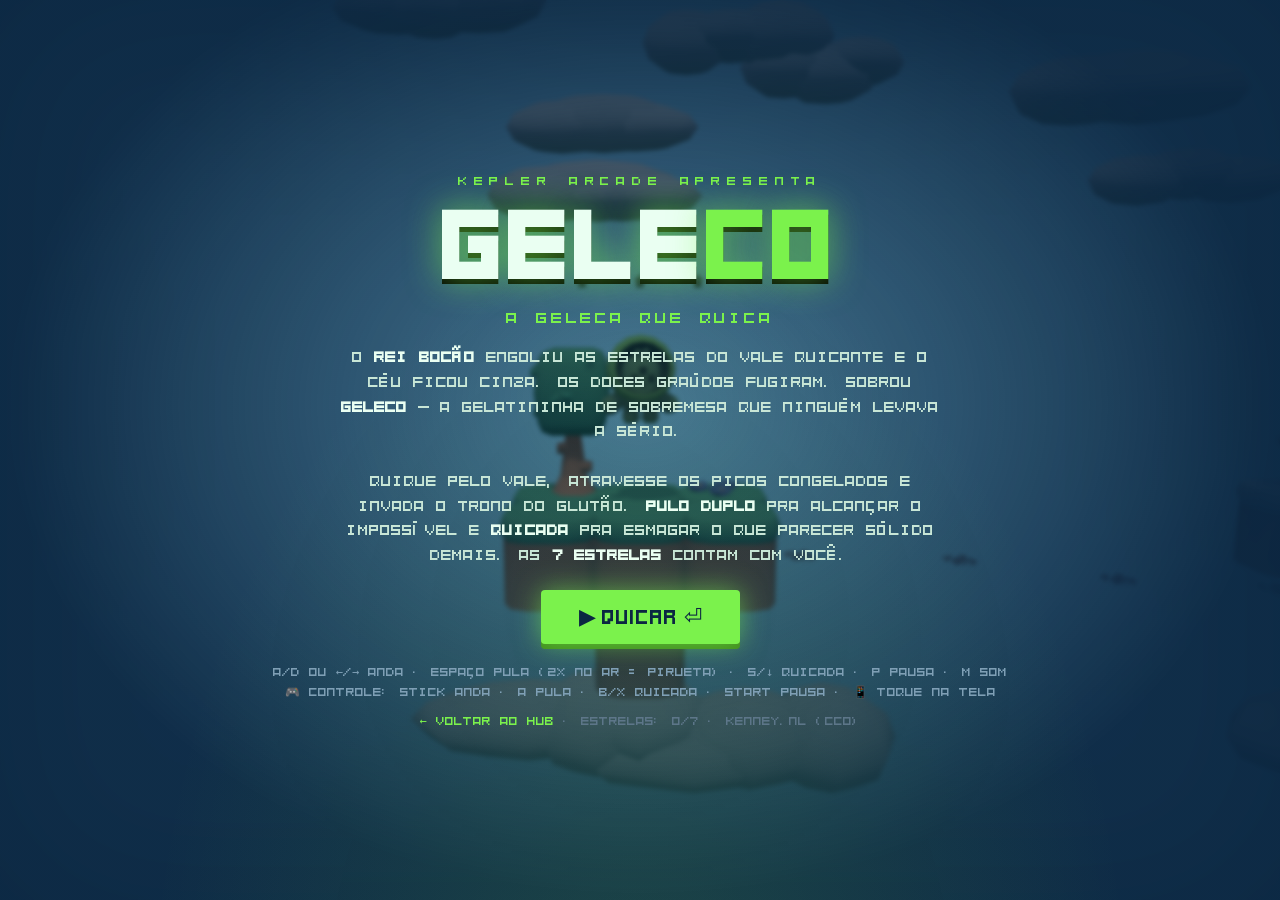
<file: geleco/index.html>
<!DOCTYPE html>
<html lang="pt-BR">
<head>
  <meta charset="UTF-8">
  <link rel="icon" href="data:image/svg+xml,<svg xmlns=%22http://www.w3.org/2000/svg%22 viewBox=%220 0 100 100%22><text y=%22.9em%22 font-size=%2290%22>🟢</text></svg>">
  <meta name="viewport" content="width=device-width, initial-scale=1.0, user-scalable=no">
  <title>GELECO — a geleca que quica</title>
  <script>
    window.__V = Date.now();
    document.write('<link rel="stylesheet" href="style.css?v=' + __V + '">');
  </script>
  <noscript><link rel="stylesheet" href="style.css"></noscript>
</head>
<body>
  <canvas id="game"></canvas>

  <!-- HUD da fase -->
  <div id="hud" class="hidden">
    <div class="hud-top">
      <div class="hud-left">
        <div id="hearts">💚💚💚</div>
        <div id="coins" class="small">🪙 0</div>
      </div>
      <div id="level-label" class="mid-label"></div>
      <div class="hud-right">
        <div id="stars">☆☆☆</div>
        <div id="hud-hint" class="small"></div>
      </div>
    </div>
    <!-- barra do chefe -->
    <div id="boss-bar-wrap" class="hidden">
      <div id="boss-name">👑 REI BOCÃO</div>
      <div id="boss-bar"><div id="boss-fill"></div></div>
    </div>
  </div>

  <!-- painel do mapa -->
  <div id="map-ui" class="hidden">
    <div id="map-card">
      <div id="map-name">VALE QUICANTE</div>
      <div id="map-stars">★★★</div>
      <div id="map-hint">A / ESPAÇO — ENTRAR</div>
    </div>
  </div>

  <div id="announce"></div>

  <!-- Controles de toque -->
  <div id="touch" class="hidden">
    <button id="t-left" class="t-btn">◀</button>
    <button id="t-right" class="t-btn">▶</button>
    <button id="t-pound" class="t-btn t-act">▼</button>
    <button id="t-jump" class="t-btn t-act t-big">⬆</button>
    <button id="t-pause" class="t-btn t-mini">II</button>
  </div>

  <!-- Menu inicial -->
  <div id="menu" class="overlay">
    <p class="kicker">KEPLER ARCADE APRESENTA</p>
    <h1>GELE<span>CO</span></h1>
    <p class="tagline">a geleca que quica</p>
    <p class="story">O <b>REI BOCÃO</b> engoliu as estrelas do Vale Quicante e o céu
      ficou cinza. Os doces graúdos fugiram. Sobrou <b>Geleco</b> — a gelatininha
      de sobremesa que ninguém levava a sério.<br><br>
      Quique pelo vale, atravesse os picos congelados e invada o trono do glutão.
      <b>Pulo duplo</b> pra alcançar o impossível e <b>QUICADA</b> pra esmagar o
      que parecer sólido demais. As <b>7 estrelas</b> contam com você.</p>
    <button id="btn-start" class="big-btn">▶ QUICAR ⏎</button>
    <p class="help">A/D ou ←/→ anda · ESPAÇO pula (2× no ar = pirueta) · S/↓ QUICADA · P pausa · M som<br>
      🎮 controle: stick anda · A pula · B/X quicada · Start pausa · 📱 toque na tela</p>
    <p class="credits"><a href="../index.html">← voltar ao hub</a> · estrelas: <span id="record">0</span>/7 · kenney.nl (CC0)</p>
  </div>

  <!-- Fase completa -->
  <div id="clear" class="overlay hidden">
    <p class="kicker">FASE COMPLETA</p>
    <h2 class="good" id="clear-title">QUE QUICADA!</h2>
    <div id="clear-stars"><span>☆</span><span>☆</span><span>☆</span></div>
    <p id="clear-stats" class="stats"></p>
    <button id="btn-next" class="big-btn">SEGUIR VIAGEM ⏎</button>
  </div>

  <!-- Morte -->
  <div id="dead" class="overlay hidden">
    <h2 id="dead-title">DERRETEU!</h2>
    <p id="dead-stats" class="stats"></p>
    <button id="btn-retry" class="big-btn">DO CHECKPOINT ⏎</button>
    <p class="credits"><a href="#" id="dead-tomap">← desistir e voltar ao mapa</a></p>
  </div>

  <!-- Final -->
  <div id="final" class="overlay hidden">
    <p class="kicker">O CÉU BRILHOU DE NOVO</p>
    <h2 class="good">REI BOCÃO DESTRONADO!</h2>
    <p class="story" id="final-story">O Rei Bocão soltou um arroto que devolveu as estrelas ao céu.
      O Vale Quicante voltou a quicar — e nunca mais chamaram o Geleco de "sobremesinha".</p>
    <p id="final-stats" class="stats"></p>
    <button id="btn-final" class="big-btn">VOLTAR AO MAPA ⏎</button>
    <p class="credits"><a href="../index.html">← voltar ao hub</a></p>
  </div>

  <!-- Pausa -->
  <div id="pause" class="overlay hidden">
    <h2 class="good">PAUSA</h2>
    <p class="stats" id="pause-stats"></p>
    <button id="btn-resume" class="big-btn">CONTINUAR ⏎</button>
    <p class="credits"><a href="#" id="pause-tomap">← abandonar fase (volta ao mapa)</a></p>
  </div>

  <div id="loading" class="overlay"><p class="story">PREPARANDO A GOSMA...</p></div>
  <div id="fade"></div>
  <div class="vinheta"></div>

  <script src="js/audio.js"></script>
  <script type="importmap">
    { "imports": { "three": "./lib/three.module.min.js" } }
  </script>
  <script type="module">
    import('./js/game.js?v=' + __V);
  </script>
</body>
</html>
</file>
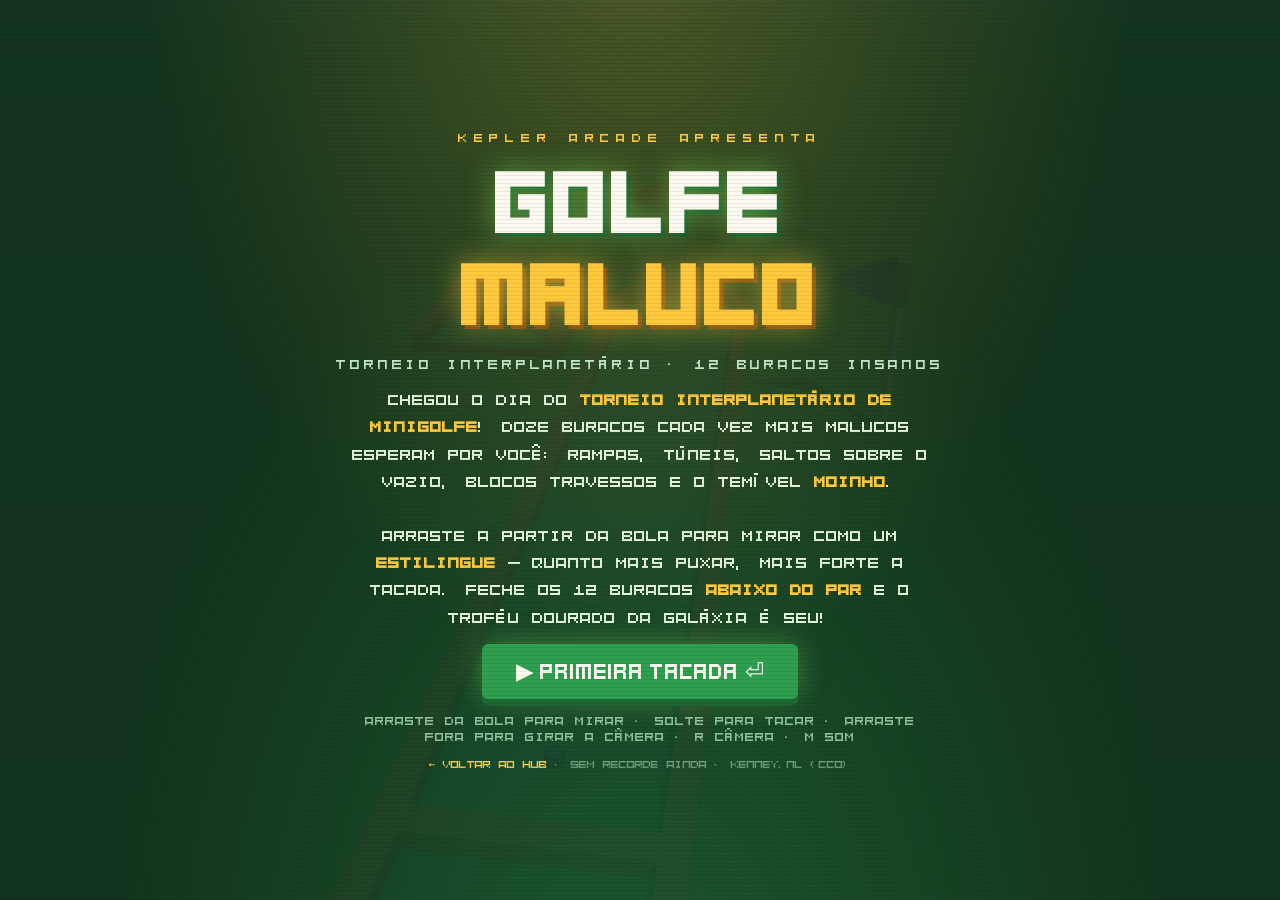
<file: golfe-maluco/index.html>
<!DOCTYPE html>
<html lang="pt-BR">
<head>
  <meta charset="UTF-8">
  <link rel="icon" href="data:image/svg+xml,<svg xmlns=%22http://www.w3.org/2000/svg%22 viewBox=%220 0 100 100%22><text y=%22.9em%22 font-size=%2290%22>🕹️</text></svg>">
  <meta name="viewport" content="width=device-width, initial-scale=1.0, user-scalable=no">
  <title>GOLFE MALUCO — minigolfe interplanetário</title>
  <script>
    window.__V = Date.now();
    document.write('<link rel="stylesheet" href="style.css?v=' + __V + '">');
  </script>
  <noscript><link rel="stylesheet" href="style.css"></noscript>
</head>
<body>
  <canvas id="game"></canvas>

  <!-- HUD -->
  <div id="hud" class="hidden">
    <div class="hud-left">
      <div id="hole-label" class="big">BURACO 1 · PAR 2</div>
      <div id="strokes" class="small">tacadas: 0</div>
    </div>
    <div class="hud-right">
      <div id="total" class="big">TOTAL 0</div>
      <div id="record-live" class="small"></div>
    </div>
  </div>
  <div id="announce"></div>
  <div id="power-wrap" class="hidden"><div id="power-fill"></div></div>

  <!-- Menu -->
  <div id="menu" class="overlay">
    <p class="kicker">KEPLER ARCADE APRESENTA</p>
    <h1>GOLFE<span>MALUCO</span></h1>
    <p class="tagline">torneio interplanetário · 12 buracos insanos</p>
    <p class="story">Chegou o dia do <b>Torneio Interplanetário de Minigolfe</b>!
      Doze buracos cada vez mais malucos esperam por você: rampas, túneis,
      saltos sobre o vazio, blocos travessos e o temível <b>MOINHO</b>.<br><br>
      Arraste a partir da bola para mirar como um <b>estilingue</b> — quanto mais
      puxar, mais forte a tacada. Feche os 12 buracos <b>abaixo do par</b> e o
      troféu dourado da galáxia é seu!</p>
    <button id="btn-start" class="big-btn">▶ PRIMEIRA TACADA ⏎</button>
    <p class="help">arraste da bola para mirar · solte para tacar · arraste fora para girar a câmera · R câmera · M som</p>
    <p class="credits"><a href="../index.html">← voltar ao hub</a> · <span id="record">sem recorde ainda</span> · kenney.nl (CC0)</p>
  </div>

  <!-- Fim -->
  <div id="end" class="overlay hidden">
    <h2 id="end-title">FIM DO TORNEIO</h2>
    <div id="stars"></div>
    <div id="scorecard"></div>
    <p id="end-stats" class="stats"></p>
    <button id="btn-retry" class="big-btn">JOGAR DE NOVO ⏎</button>
    <p class="credits"><a href="../index.html">← voltar ao hub</a></p>
  </div>

  <div id="loading" class="overlay"><p class="story">PREPARANDO O GRAMADO...</p></div>
  <div class="crt"></div>

  <script src="js/audio.js"></script>
  <script type="importmap">
    { "imports": { "three": "./lib/three.module.min.js" } }
  </script>
  <script>
    document.write('<script type="module" src="js/game.js?v=' + __V + '"><\/script>');
  </script>
</body>
</html>
</file>
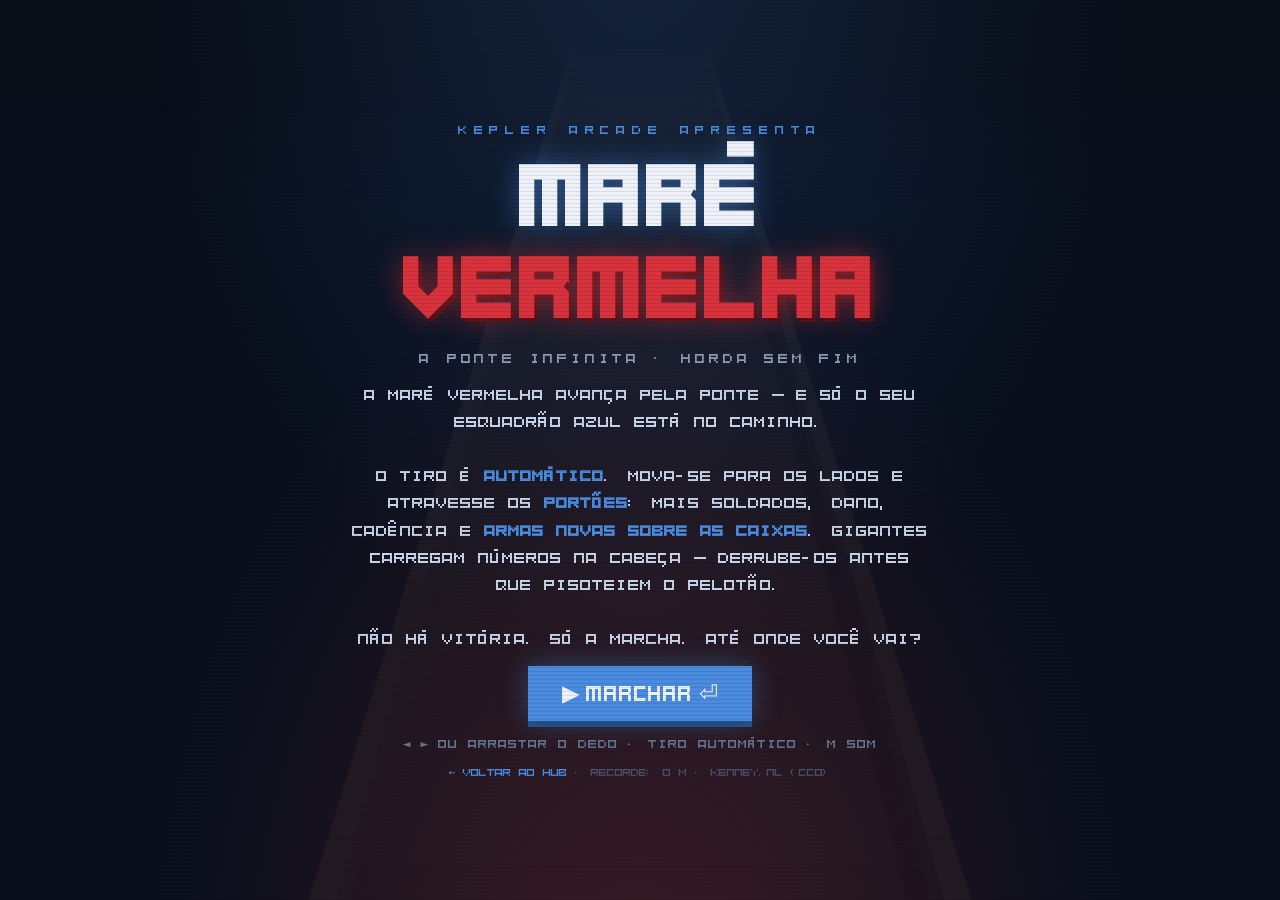
<file: mare-vermelha/index.html>
<!DOCTYPE html>
<html lang="pt-BR">
<head>
  <meta charset="UTF-8">
  <meta name="viewport" content="width=device-width, initial-scale=1.0, user-scalable=no">
  <title>MARÉ VERMELHA — a ponte infinita</title>
  <script>
    window.__V = Date.now();
    document.write('<link rel="stylesheet" href="style.css?v=' + __V + '">');
  </script>
  <noscript><link rel="stylesheet" href="style.css"></noscript>
</head>
<body>
  <canvas id="game"></canvas>

  <!-- HUD -->
  <div id="hud" class="hidden">
    <div class="hud-left">
      <div id="meters" class="big">0 m</div>
      <div id="record-live" class="small">recorde 0 m</div>
    </div>
    <div class="hud-right">
      <div id="squad" class="big">⛨ 1</div>
      <div id="weapon" class="small">PISTOLA</div>
      <div id="kills" class="small">abates: 0</div>
    </div>
  </div>
  <div id="announce"></div>

  <!-- Menu -->
  <div id="menu" class="overlay">
    <p class="kicker">KEPLER ARCADE APRESENTA</p>
    <h1>MARÉ<span>VERMELHA</span></h1>
    <p class="tagline">a ponte infinita · horda sem fim</p>
    <p class="story">A maré vermelha avança pela ponte — e só o seu esquadrão azul
      está no caminho.<br><br>
      O tiro é <b>automático</b>. Mova-se para os lados e atravesse os
      <b>portões</b>: mais soldados, dano, cadência e <b>armas novas sobre as
      caixas</b>. Gigantes carregam números na cabeça — derrube-os antes que
      pisoteiem o pelotão.<br><br>
      Não há vitória. Só a marcha. Até onde você vai?</p>
    <button id="btn-start" class="big-btn">▶ MARCHAR ⏎</button>
    <p class="help">◄ ► ou arrastar o dedo · tiro automático · M som</p>
    <p class="credits"><a href="../index.html">← voltar ao hub</a> · recorde: <span id="record">0</span> m · kenney.nl (CC0)</p>
  </div>

  <!-- Fim -->
  <div id="end" class="overlay hidden">
    <h2>O PELOTÃO CAIU</h2>
    <p id="end-stats" class="stats"></p>
    <button id="btn-retry" class="big-btn">MARCHAR DE NOVO ⏎</button>
    <p class="credits"><a href="../index.html">← voltar ao hub</a></p>
  </div>

  <div id="loading" class="overlay"><p class="story">FORMANDO O PELOTÃO...</p></div>
  <div class="crt"></div>

  <script src="js/audio.js"></script>
  <script type="importmap">
    { "imports": { "three": "./lib/three.module.min.js" } }
  </script>
  <script>
    document.write('<script type="module" src="js/game.js?v=' + __V + '"><\/script>');
  </script>
</body>
</html>
</file>
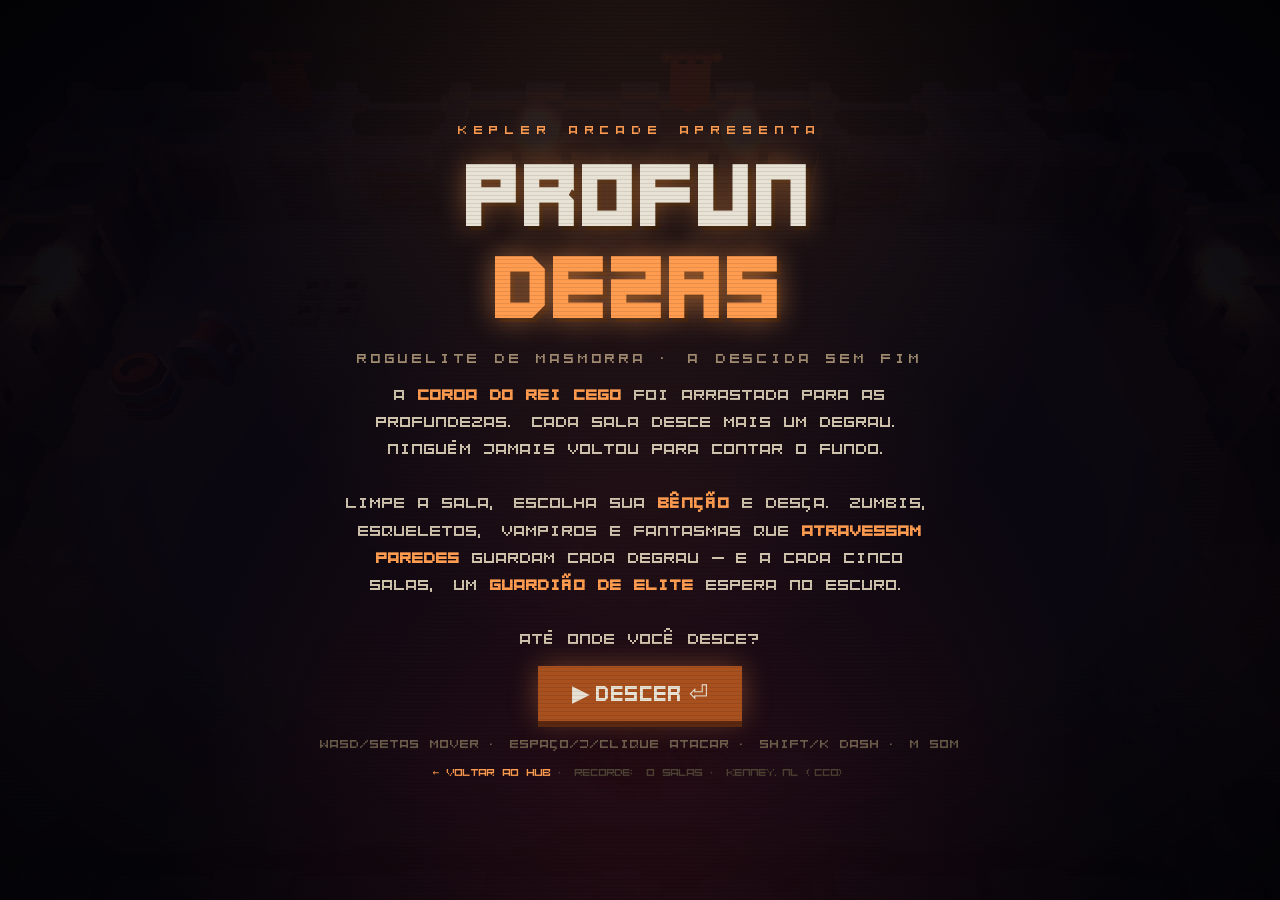
<file: profundezas/index.html>
<!DOCTYPE html>
<html lang="pt-BR">
<head>
  <meta charset="UTF-8">
  <link rel="icon" href="data:image/svg+xml,<svg xmlns=%22http://www.w3.org/2000/svg%22 viewBox=%220 0 100 100%22><text y=%22.9em%22 font-size=%2290%22>🕹️</text></svg>">
  <meta name="viewport" content="width=device-width, initial-scale=1.0, user-scalable=no">
  <title>PROFUNDEZAS — a descida sem fim</title>
  <script>
    window.__V = Date.now();
    document.write('<link rel="stylesheet" href="style.css?v=' + __V + '">');
  </script>
  <noscript><link rel="stylesheet" href="style.css"></noscript>
</head>
<body>
  <canvas id="game"></canvas>

  <!-- HUD -->
  <div id="hud" class="hidden">
    <div class="hud-left">
      <div id="hearts" class="big">♥♥♥♥♥</div>
      <div id="gold" class="small">⛃ 0</div>
      <div id="dash-wrap"><div id="dash-fill"></div></div>
    </div>
    <div class="hud-right">
      <div id="room-label" class="big">SALA 1</div>
      <div id="kills" class="small">abates: 0</div>
      <div id="buffs" class="small"></div>
    </div>
  </div>
  <div id="announce"></div>
  <div id="hurt-flash"></div>

  <!-- Controles de toque -->
  <div id="touch" class="hidden">
    <div id="joy"><div id="joy-stick"></div></div>
    <div id="touch-btns">
      <div id="btn-dash-t" class="tbtn">⇢</div>
      <div id="btn-atk-t" class="tbtn">⚔</div>
    </div>
  </div>

  <!-- Menu -->
  <div id="menu" class="overlay">
    <p class="kicker">KEPLER ARCADE APRESENTA</p>
    <h1>PROFUN<span>DEZAS</span></h1>
    <p class="tagline">roguelite de masmorra · a descida sem fim</p>
    <p class="story">A <b>Coroa do Rei Cego</b> foi arrastada para as Profundezas.
      Cada sala desce mais um degrau. Ninguém jamais voltou para contar o fundo.<br><br>
      Limpe a sala, escolha sua <b>bênção</b> e desça. Zumbis, esqueletos, vampiros e
      fantasmas que <b>atravessam paredes</b> guardam cada degrau — e a cada cinco salas,
      um <b>guardião de elite</b> espera no escuro.<br><br>
      Até onde você desce?</p>
    <button id="btn-start" class="big-btn">▶ DESCER ⏎</button>
    <p class="help">WASD/setas mover · ESPAÇO/J/clique atacar · SHIFT/K dash · M som</p>
    <p class="credits"><a href="../index.html">← voltar ao hub</a> · recorde: <span id="record">0</span> salas · kenney.nl (CC0)</p>
  </div>

  <!-- Fim -->
  <div id="end" class="overlay hidden">
    <h2>AS PROFUNDEZAS TE ENGOLIRAM</h2>
    <p id="end-stats" class="stats"></p>
    <button id="btn-retry" class="big-btn">DESCER DE NOVO ⏎</button>
    <p class="credits"><a href="../index.html">← voltar ao hub</a></p>
  </div>

  <div id="loading" class="overlay"><p class="story">ACENDENDO AS TOCHAS...</p></div>
  <div id="fade"></div>
  <div class="vinheta"></div>
  <div class="crt"></div>

  <script src="js/audio.js"></script>
  <script type="importmap">
    { "imports": { "three": "./lib/three.module.min.js" } }
  </script>
  <script>
    document.write('<script type="module" src="js/game.js?v=' + __V + '"><\/script>');
  </script>
</body>
</html>
</file>
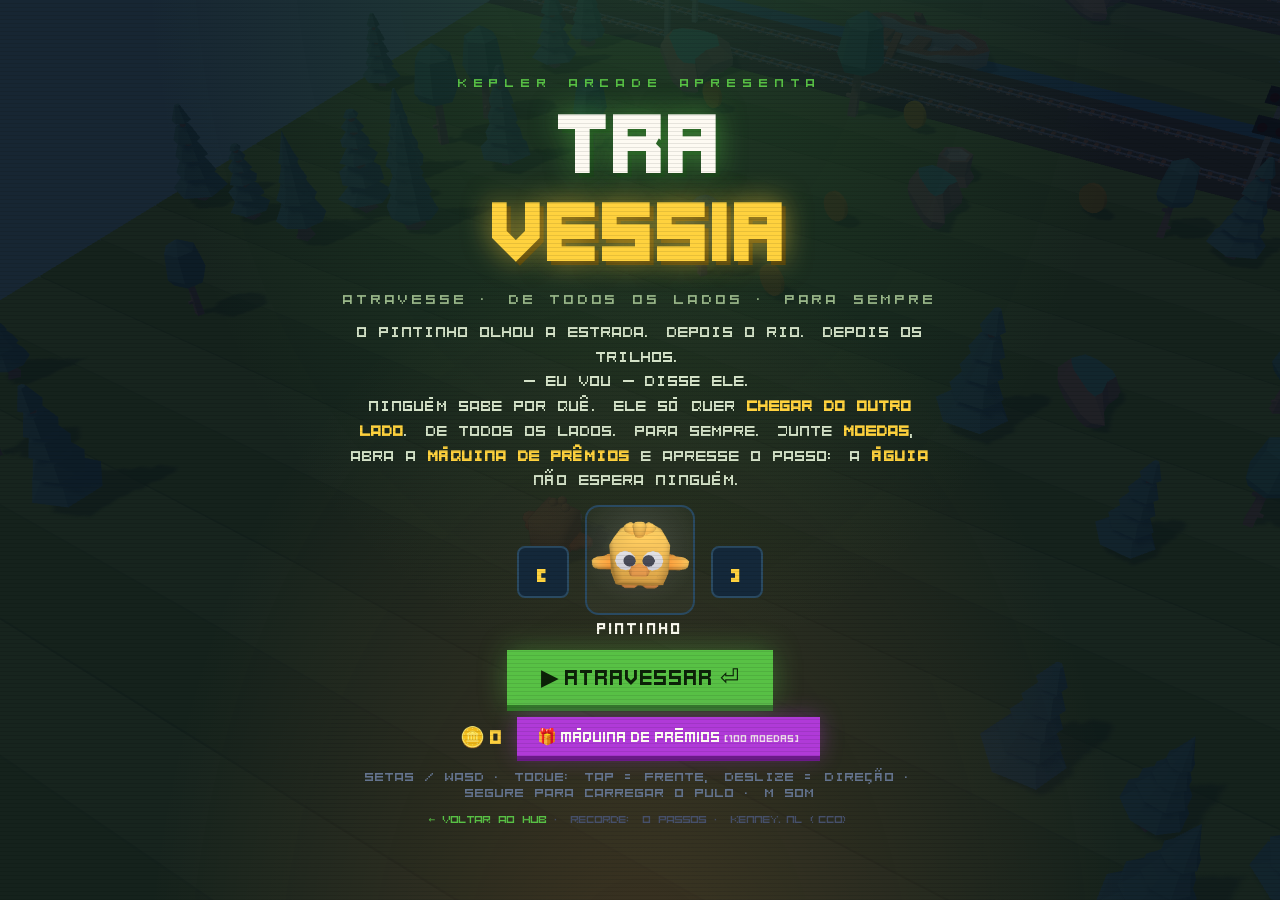
<file: travessia/index.html>
<!DOCTYPE html>
<html lang="pt-BR">
<head>
  <meta charset="UTF-8">
  <link rel="icon" href="data:image/svg+xml,<svg xmlns=%22http://www.w3.org/2000/svg%22 viewBox=%220 0 100 100%22><text y=%22.9em%22 font-size=%2290%22>🕹️</text></svg>">
  <meta name="viewport" content="width=device-width, initial-scale=1.0, user-scalable=no">
  <title>TRAVESSIA — atravesse. para sempre.</title>
  <script>
    window.__V = Date.now();
    document.write('<link rel="stylesheet" href="style.css?v=' + __V + '">');
  </script>
  <noscript><link rel="stylesheet" href="style.css"></noscript>
</head>
<body>
  <canvas id="game"></canvas>

  <!-- HUD -->
  <div id="hud" class="hidden">
    <div class="hud-left">
      <div id="steps" class="big">0</div>
      <div id="record-live" class="small">recorde 0</div>
    </div>
    <div class="hud-right">
      <div id="coins" class="big">🪙 0</div>
      <div id="run-coins" class="small">+0 nesta corrida</div>
    </div>
  </div>
  <div id="announce"></div>

  <!-- Menu -->
  <div id="menu" class="overlay">
    <p class="kicker">KEPLER ARCADE APRESENTA</p>
    <h1>TRA<span>VESSIA</span></h1>
    <p class="tagline">atravesse · de todos os lados · para sempre</p>
    <p class="story">O pintinho olhou a estrada. Depois o rio. Depois os trilhos.
      <br>— Eu vou — disse ele.<br>
      Ninguém sabe por quê. Ele só quer <b>chegar do outro lado</b>. De todos os
      lados. Para sempre. Junte <b>moedas</b>, abra a <b>máquina de prêmios</b> e
      apresse o passo: a <b>águia</b> não espera ninguém.</p>

    <div id="sel">
      <button id="sel-prev" class="sel-btn" aria-label="anterior">‹</button>
      <div class="sel-mid">
        <img id="sel-img" alt="bicho" width="110" height="110">
        <div id="sel-name">PINTINHO</div>
      </div>
      <button id="sel-next" class="sel-btn" aria-label="próximo">›</button>
    </div>

    <button id="btn-start" class="big-btn">▶ ATRAVESSAR ⏎</button>
    <div class="bank-row">
      <span id="bank">🪙 <b id="bank-n">0</b></span>
      <button id="btn-gacha" class="gacha-btn">🎁 MÁQUINA DE PRÊMIOS <small>(100 moedas)</small></button>
    </div>
    <p class="help">setas / WASD · toque: tap = frente, deslize = direção · segure para carregar o pulo · M som</p>
    <p class="credits"><a href="../index.html">← voltar ao hub</a> · recorde: <span id="record">0</span> passos · kenney.nl (CC0)</p>
  </div>

  <!-- Máquina de prêmios -->
  <div id="gacha" class="overlay hidden">
    <h2 class="gacha-title">MÁQUINA DE PRÊMIOS</h2>
    <div id="capsule">
      <div class="cap-top"></div>
      <div class="cap-bottom"></div>
    </div>
    <div id="gacha-result" class="hidden">
      <img id="gacha-img" alt="prêmio" width="130" height="130">
      <h3 id="gacha-name"></h3>
      <p id="gacha-sub"></p>
    </div>
    <button id="gacha-ok" class="big-btn hidden">LEGAL!</button>
  </div>

  <!-- Fim -->
  <div id="end" class="overlay hidden">
    <h2 id="end-title">FIM DA TRAVESSIA</h2>
    <p id="end-stats" class="stats"></p>
    <button id="btn-retry" class="big-btn">ATRAVESSAR DE NOVO ⏎</button>
    <button id="btn-menu" class="mini-btn">menu &amp; máquina de prêmios</button>
    <p class="credits"><a href="../index.html">← voltar ao hub</a></p>
  </div>

  <div id="loading" class="overlay"><p class="story">CHOCANDO O PINTINHO...</p></div>
  <div class="crt"></div>

  <script src="js/audio.js"></script>
  <script type="importmap">
    { "imports": { "three": "./lib/three.module.min.js" } }
  </script>
  <script>
    document.write('<script type="module" src="js/game.js?v=' + __V + '"><\/script>');
  </script>
</body>
</html>
</file>
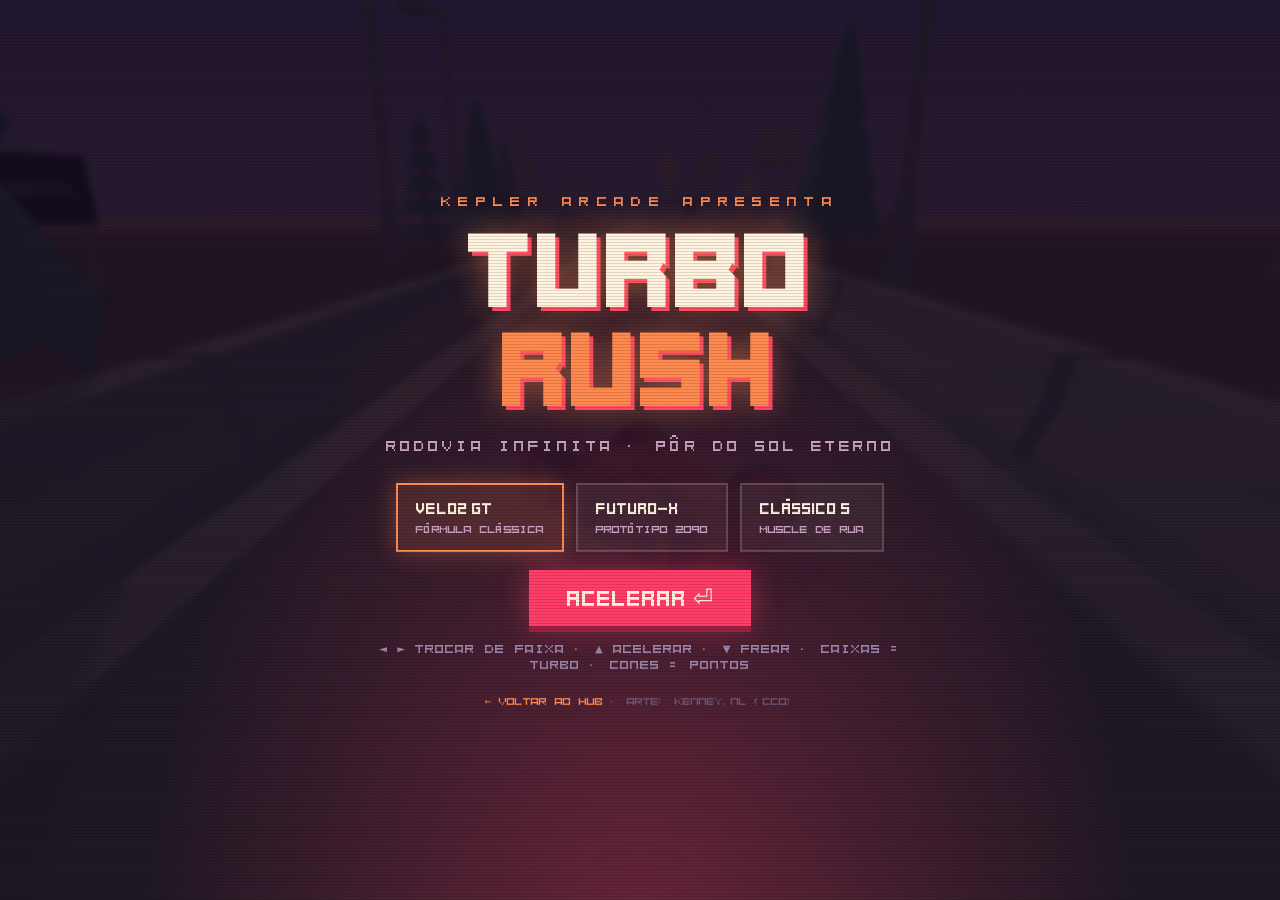
<file: turbo-rush/index.html>
<!DOCTYPE html>
<html lang="pt-BR">
<head>
  <meta charset="UTF-8">
  <meta name="viewport" content="width=device-width, initial-scale=1.0">
  <title>TURBO RUSH — Rodovia Infinita</title>
  <script>
    // cache-busting: CSS sempre fresco (o JS é tratado no fim do body)
    window.__V = Date.now();
    document.write('<link rel="stylesheet" href="style.css?v=' + __V + '">');
  </script>
  <noscript><link rel="stylesheet" href="style.css"></noscript>
</head>
<body>
  <canvas id="game"></canvas>

  <!-- HUD -->
  <div id="hud" class="hidden">
    <div class="hud-left">
      <div id="score" class="hud-big">0 m</div>
      <div id="hiscore" class="hud-small">RECORDE 0 m</div>
    </div>
    <div class="hud-right">
      <div id="speed" class="hud-big">0 km/h</div>
      <div id="turbo-label" class="hud-small turbo-off">TURBO</div>
    </div>
  </div>
  <div id="toast"></div>

  <!-- Tela inicial -->
  <div id="start" class="overlay">
    <p class="kicker">KEPLER ARCADE APRESENTA</p>
    <h1>TURBO<span>RUSH</span></h1>
    <p class="tagline">rodovia infinita · pôr do sol eterno</p>

    <div class="cars" id="car-select">
      <button class="car-card selected" data-car="race">
        <span class="car-name">VELOZ GT</span>
        <span class="car-tag">fórmula clássica</span>
      </button>
      <button class="car-card" data-car="race-future">
        <span class="car-name">FUTURO-X</span>
        <span class="car-tag">protótipo 2090</span>
      </button>
      <button class="car-card" data-car="sedan-sports">
        <span class="car-name">CLÁSSICO S</span>
        <span class="car-tag">muscle de rua</span>
      </button>
    </div>

    <button id="btn-start" class="big-btn">ACELERAR ⏎</button>
    <p class="help">◄ ► trocar de faixa · ▲ acelerar · ▼ frear · caixas = TURBO · cones = pontos</p>
    <p class="credits"><a href="../index.html">← voltar ao hub</a> · arte: kenney.nl (CC0)</p>
  </div>

  <!-- Game over -->
  <div id="gameover" class="overlay hidden">
    <h2>BATIDA!</h2>
    <div id="go-stats"></div>
    <button id="btn-retry" class="big-btn">CORRER DE NOVO ⏎</button>
    <p class="credits"><a href="../index.html">← voltar ao hub</a></p>
  </div>

  <div class="crt"></div>

  <script>
    // carrega todo o código do jogo com versão única por visita
    document.write('<script src="js/audio.js?v=' + __V + '"><\/script>');
    document.write('<script type="importmap">{"imports":{"three":"./lib/three.module.min.js?v=' + __V + '"}}<\/script>');
    document.write('<script type="module" src="js/game.js?v=' + __V + '"><\/script>');
  </script>
</body>
</html>
</file>
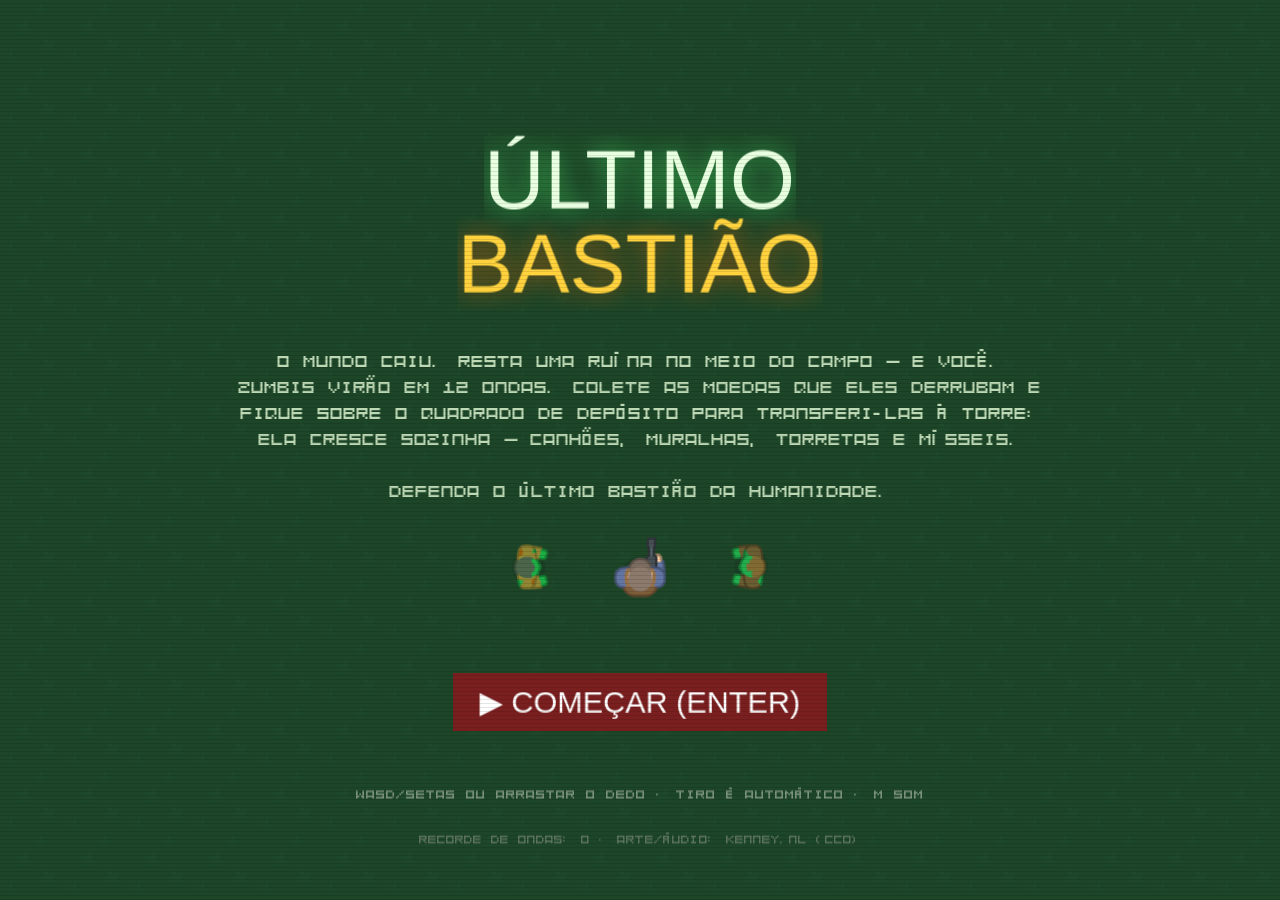
<file: ultimo-bastiao/index.html>
<!DOCTYPE html>
<html lang="pt-BR">
<head>
  <meta charset="UTF-8">
  <meta name="viewport" content="width=device-width, initial-scale=1.0, user-scalable=no">
  <title>ÚLTIMO BASTIÃO — sobreviva à horda</title>
  <script>
    // cache-busting: CSS/JS sempre frescos a cada visita
    window.__V = Date.now();
    document.write('<link rel="stylesheet" href="style.css?v=' + __V + '">');
  </script>
  <noscript><link rel="stylesheet" href="style.css"></noscript>
</head>
<body>
  <div id="game-root"></div>
  <div class="crt"></div>
  <script>
    document.write('<script src="lib/phaser-arcade-physics.min.js"><\/script>');
    document.write('<script src="js/game.js?v=' + __V + '"><\/script>');
  </script>
</body>
</html>
</file>
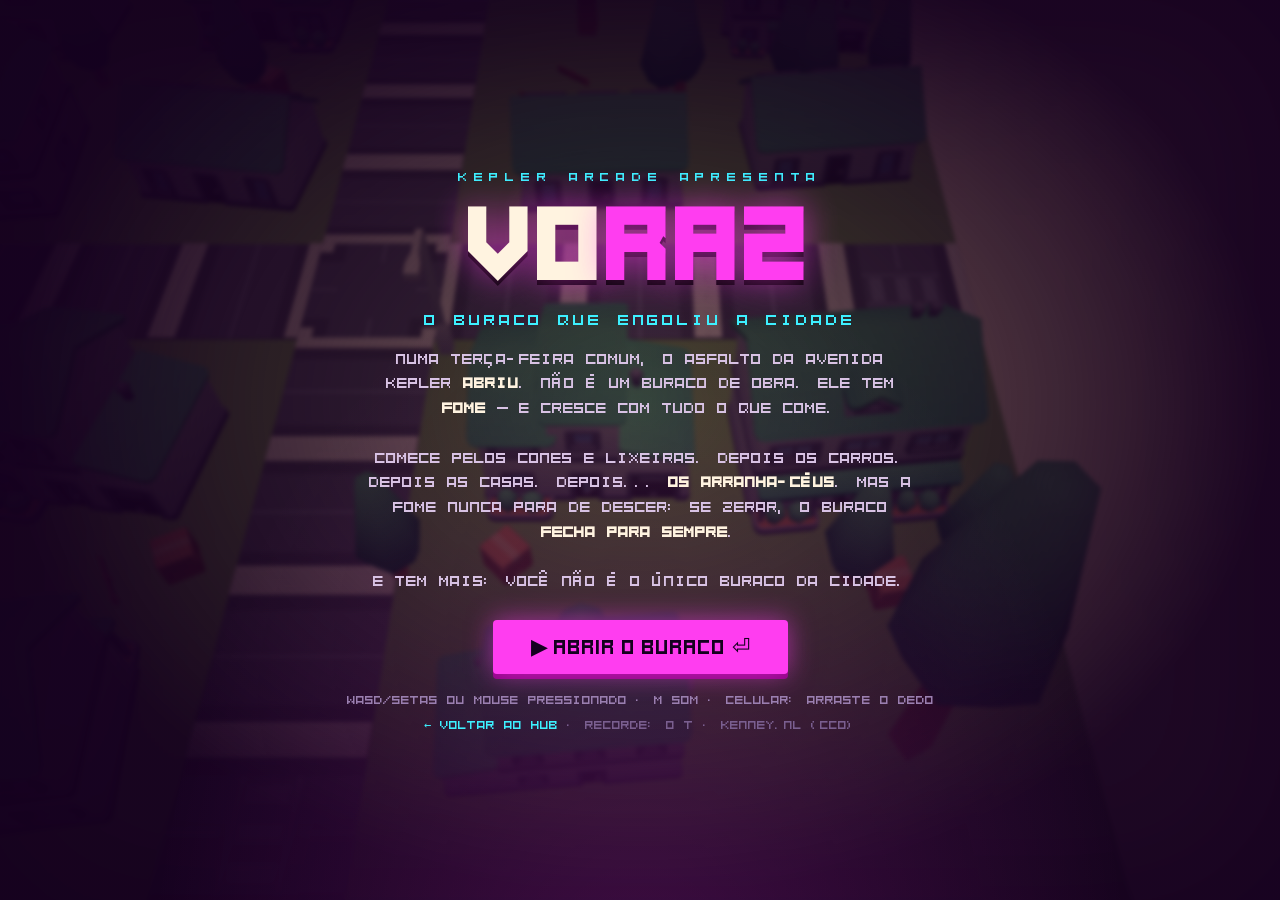
<file: voraz/index.html>
<!DOCTYPE html>
<html lang="pt-BR">
<head>
  <meta charset="UTF-8">
  <link rel="icon" href="data:image/svg+xml,<svg xmlns=%22http://www.w3.org/2000/svg%22 viewBox=%220 0 100 100%22><text y=%22.9em%22 font-size=%2290%22>🕳️</text></svg>">
  <meta name="viewport" content="width=device-width, initial-scale=1.0, user-scalable=no">
  <title>VORAZ — o buraco que engoliu a cidade</title>
  <script>
    window.__V = Date.now();
    document.write('<link rel="stylesheet" href="style.css?v=' + __V + '">');
  </script>
  <noscript><link rel="stylesheet" href="style.css"></noscript>
</head>
<body>
  <canvas id="game"></canvas>

  <!-- HUD -->
  <div id="hud" class="hidden">
    <div class="hud-top">
      <div class="hud-left">
        <div id="tons" class="big">0 t</div>
        <div id="tier-label" class="small">NÍVEL 1 · COME-CONES</div>
        <div id="hunger-wrap" title="fome"><div id="hunger-fill"></div></div>
      </div>
      <div class="hud-right">
        <div id="clock" class="big">0:00</div>
        <div id="eaten" class="small">devorados: 0</div>
        <div id="rival-info" class="small hidden">⚫ rival: <span id="rival-tons">0 t</span></div>
      </div>
    </div>
    <div id="combo" class="hidden"><span id="combo-x">×1</span><div id="combo-bar"><div id="combo-fill"></div></div></div>
    <div id="rival-arrow" class="hidden">⮕</div>
  </div>
  <div id="announce"></div>
  <div id="hunger-flash"></div>

  <!-- Controles de toque -->
  <div id="touch" class="hidden">
    <div id="joy"><div id="joy-stick"></div></div>
  </div>

  <!-- Menu -->
  <div id="menu" class="overlay">
    <p class="kicker">KEPLER ARCADE APRESENTA</p>
    <h1>VO<span>RAZ</span></h1>
    <p class="tagline">o buraco que engoliu a cidade</p>
    <p class="story">Numa terça-feira comum, o asfalto da Avenida Kepler <b>abriu</b>.
      Não é um buraco de obra. Ele tem <b>fome</b> — e cresce com tudo o que come.<br><br>
      Comece pelos cones e lixeiras. Depois os carros. Depois as casas.
      Depois... <b>os arranha-céus</b>. Mas a fome nunca para de descer:
      se zerar, o buraco <b>fecha para sempre</b>.<br><br>
      E tem mais: você não é o único buraco da cidade.</p>
    <button id="btn-start" class="big-btn">▶ ABRIR O BURACO ⏎</button>
    <p class="help">WASD/setas ou mouse pressionado · M som · celular: arraste o dedo</p>
    <p class="credits"><a href="../index.html">← voltar ao hub</a> · recorde: <span id="record">0</span> t · kenney.nl (CC0)</p>
  </div>

  <!-- Fim -->
  <div id="end" class="overlay hidden">
    <h2 id="end-title">O BURACO FECHOU</h2>
    <p id="end-stats" class="stats"></p>
    <button id="btn-retry" class="big-btn">ABRIR DE NOVO ⏎</button>
    <p class="credits"><a href="../index.html">← voltar ao hub</a></p>
  </div>

  <div id="loading" class="overlay"><p class="story">RACHANDO O ASFALTO...</p></div>
  <div id="fade"></div>
  <div class="vinheta"></div>

  <script src="js/audio.js"></script>
  <script type="importmap">
    { "imports": { "three": "./lib/three.module.min.js" } }
  </script>
  <script type="module">
    import('./js/game.js?v=' + __V);
  </script>
</body>
</html>
</file>
<file: style.css>
@font-face {
  font-family: 'Kenney Future';
  src: url('assets/fonts/Kenney Future Square.ttf') format('truetype');
}
@font-face {
  font-family: 'Kenney Mono';
  src: url('assets/fonts/Kenney Mini Square Mono.ttf') format('truetype');
}
@font-face {
  font-family: 'Kenney Pixel';
  src: url('assets/fonts/Kenney Pixel.ttf') format('truetype');
}

:root {
  --void: #0a0714;
  --panel: #161028;
  --neon-purple: #8a5cff;
  --neon-yellow: #ffd23e;
  --neon-teal: #46e6c8;
  --neon-pink: #ff3d68;
  --text: #e8e4ff;
  --dim: #8c84b8;
}

* { margin: 0; padding: 0; box-sizing: border-box; }

html { height: 100%; }
body {
  min-height: 100%;
  background:
    radial-gradient(ellipse 90% 55% at 50% -10%, rgba(138,92,255,.22), transparent),
    radial-gradient(ellipse 70% 45% at 85% 105%, rgba(255,61,104,.14), transparent),
    var(--void);
  color: var(--text);
  font-family: 'Kenney Mono', monospace;
  display: flex; flex-direction: column; align-items: center;
  padding: 48px 20px 32px;
  overflow-x: hidden;
}

/* estrelas em CSS puro */
.stars {
  position: fixed; inset: 0; pointer-events: none; z-index: 0;
  background-image:
    radial-gradient(1.5px 1.5px at 12% 22%, #fff, transparent),
    radial-gradient(1px 1px at 34% 64%, #cdbfff, transparent),
    radial-gradient(2px 2px at 56% 12%, #fff, transparent),
    radial-gradient(1px 1px at 71% 41%, #9ce0ff, transparent),
    radial-gradient(1.5px 1.5px at 88% 74%, #fff, transparent),
    radial-gradient(1px 1px at 8% 81%, #ffd9b0, transparent),
    radial-gradient(1.5px 1.5px at 44% 89%, #cdbfff, transparent),
    radial-gradient(1px 1px at 63% 56%, #fff, transparent),
    radial-gradient(2px 2px at 93% 28%, #9ce0ff, transparent),
    radial-gradient(1px 1px at 25% 44%, #fff, transparent);
  animation: twinkle 4s ease-in-out infinite alternate;
}
@keyframes twinkle { from { opacity: .55; } to { opacity: 1; } }

header { text-align: center; z-index: 1; }

.coin {
  font-size: 13px; letter-spacing: .5em; color: var(--neon-yellow);
  animation: blink 1.4s steps(2) infinite;
}
@keyframes blink { 50% { opacity: .25; } }

.marquee {
  font-family: 'Kenney Future', sans-serif;
  font-size: clamp(44px, 9vw, 96px);
  line-height: 1;
  margin: 18px 0 10px;
  color: var(--text);
  text-shadow:
    0 0 14px rgba(138,92,255,.9),
    0 0 48px rgba(138,92,255,.5),
    4px 4px 0 #2a1a55;
}
.marquee em {
  font-style: normal; display: block;
  color: var(--neon-yellow);
  text-shadow:
    0 0 14px rgba(255,210,62,.8),
    0 0 48px rgba(255,210,62,.4),
    4px 4px 0 #6b4a00;
}

.sub { color: var(--dim); letter-spacing: .25em; font-size: clamp(11px, 1.8vw, 14px); }

/* ---------- carrossel ---------- */
.carousel {
  position: relative; z-index: 1;
  width: 100%; max-width: 880px;
  margin: 44px auto 0;
}
.car-track {
  position: relative;
  aspect-ratio: 16 / 8;
  overflow: hidden;
  border: 2px solid rgba(138,92,255,.45);
  background: #000;
  box-shadow: 0 14px 50px rgba(0,0,0,.55), 0 0 34px rgba(138,92,255,.22);
}
.car-slide {
  position: absolute; inset: 0;
  opacity: 0; transition: opacity .6s ease;
  pointer-events: none;
  text-decoration: none; color: inherit;
}
.car-slide.active { opacity: 1; pointer-events: auto; }
.car-slide img {
  width: 100%; height: 100%; object-fit: cover; display: block;
  filter: saturate(1.15) contrast(1.05);
}
.car-info {
  position: absolute; left: 0; right: 0; bottom: 0;
  padding: 38px 26px 18px;
  display: flex; align-items: center; gap: 14px;
  background: linear-gradient(180deg, transparent, rgba(6,4,14,.92));
}
.car-info h3 {
  font-family: 'Kenney Future', sans-serif;
  font-size: clamp(20px, 3.4vw, 32px);
  color: #fff; text-shadow: 0 0 18px rgba(138,92,255,.7);
}
.car-play {
  margin-left: auto;
  font-family: 'Kenney Future', sans-serif;
  font-size: clamp(13px, 2vw, 18px);
  color: var(--neon-yellow);
}
.car-slide.active:hover .car-play { animation: blink .8s steps(2) infinite; }

.car-arrow {
  position: absolute; top: 50%; transform: translateY(-50%);
  z-index: 2;
  font-family: 'Kenney Future', sans-serif;
  font-size: 30px; line-height: 1;
  width: 46px; height: 56px;
  background: rgba(10,7,20,.7); color: var(--neon-yellow);
  border: 1px solid rgba(138,92,255,.5);
  cursor: pointer;
  transition: background .15s, box-shadow .15s;
}
.car-arrow:hover { background: rgba(138,92,255,.3); box-shadow: 0 0 18px rgba(138,92,255,.4); }
.car-prev { left: -14px; }
.car-next { right: -14px; }

.car-dots {
  display: flex; justify-content: center; gap: 10px;
  margin-top: 14px;
}
.car-dot {
  width: 26px; height: 8px;
  background: rgba(255,255,255,.15);
  border: none; cursor: pointer;
  transition: background .2s, box-shadow .2s;
}
.car-dot.active { background: var(--neon-yellow); box-shadow: 0 0 12px rgba(255,210,62,.6); }

@media (max-width: 640px) {
  .car-prev { left: 4px; }
  .car-next { right: 4px; }
}

/* ---------- gabinetes ---------- */
.cabinets {
  display: grid;
  grid-template-columns: repeat(auto-fit, minmax(300px, 420px));
  gap: 34px;
  justify-content: center;
  margin: 52px 0;
  z-index: 1;
  width: 100%;
  max-width: 960px;
}

.cab {
  display: flex; flex-direction: column;
  background: var(--panel);
  border: 2px solid rgba(138,92,255,.35);
  text-decoration: none; color: inherit;
  transform: rotate(-1deg);
  transition: transform .18s ease, box-shadow .18s ease, border-color .18s ease;
}
.cab:nth-child(2) { transform: rotate(1.2deg); }
.cab:hover {
  transform: rotate(0) translateY(-8px) scale(1.02);
  border-color: var(--neon-yellow);
  box-shadow: 0 18px 50px rgba(0,0,0,.6), 0 0 38px rgba(138,92,255,.35);
}
.cab-turbo:hover { box-shadow: 0 18px 50px rgba(0,0,0,.6), 0 0 38px rgba(70,230,200,.3); border-color: var(--neon-teal); }

.cab-screen {
  position: relative;
  aspect-ratio: 4 / 3;
  overflow: hidden;
  background: #000;
  border-bottom: 2px solid rgba(138,92,255,.35);
}
.cab-screen img {
  width: 100%; height: 100%; object-fit: cover; display: block;
  filter: saturate(1.15) contrast(1.05);
  transition: transform .3s ease;
}
.cab:hover .cab-screen img { transform: scale(1.06); }
.scan {
  position: absolute; inset: 0;
  background: repeating-linear-gradient(0deg, rgba(0,0,0,.22) 0 1px, transparent 1px 3px);
  pointer-events: none;
}

.cab-info { padding: 20px 22px 24px; display: flex; flex-direction: column; gap: 9px; }

.badge {
  align-self: flex-start;
  font-size: 11px; letter-spacing: .2em;
  padding: 4px 10px;
}
.badge-2d { background: rgba(138,92,255,.18); color: var(--neon-purple); border: 1px solid var(--neon-purple); }
.badge-3d { background: rgba(70,230,200,.14); color: var(--neon-teal); border: 1px solid var(--neon-teal); }
.badge-srv { background: rgba(110,220,90,.14); color: #6edc5a; border: 1px solid #6edc5a; }
.badge-cripta { background: rgba(200,60,70,.14); color: #e85a64; border: 1px solid #e85a64; }
.badge-mare { background: rgba(74,138,223,.16); color: #6aa4ef; border: 1px solid #6aa4ef; }
.badge-corsario { background: rgba(255,184,77,.14); color: #ffb84d; border: 1px solid #ffb84d; }
.badge-prof { background: rgba(154,123,255,.16); color: #9a7bff; border: 1px solid #9a7bff; }
.badge-golfe { background: rgba(255,110,199,.14); color: #ff6ec7; border: 1px solid #ff6ec7; }
.badge-trav { background: rgba(77,210,255,.14); color: #4dd2ff; border: 1px solid #4dd2ff; }
.badge-rpg { background: rgba(46,230,168,.14); color: #2ee6a8; border: 1px solid #2ee6a8; }
.badge-voraz { background: rgba(255,61,240,.14); color: #ff3df0; border: 1px solid #ff3df0; }
.badge-asa { background: rgba(61,240,200,.14); color: #3df0c8; border: 1px solid #3df0c8; }
.badge-gel { background: rgba(123,242,76,.14); color: #7bf24c; border: 1px solid #7bf24c; }

.cab h2 {
  font-family: 'Kenney Future', sans-serif;
  font-size: clamp(24px, 3.4vw, 32px);
}
.cab-nova h2 { color: var(--neon-yellow); text-shadow: 0 0 16px rgba(255,210,62,.45); }
.cab-turbo h2 { color: var(--neon-teal); text-shadow: 0 0 16px rgba(70,230,200,.45); }
.cab-bastiao h2 { color: #6edc5a; text-shadow: 0 0 16px rgba(110,220,90,.45); }
.cab-bastiao:hover { box-shadow: 0 18px 50px rgba(0,0,0,.6), 0 0 38px rgba(110,220,90,.3); border-color: #6edc5a; }
.cab-cripta h2 { color: #e85a64; text-shadow: 0 0 16px rgba(232,90,100,.45); }
.cab-cripta:hover { box-shadow: 0 18px 50px rgba(0,0,0,.6), 0 0 38px rgba(232,90,100,.3); border-color: #e85a64; }
.cab-mare h2 { color: #6aa4ef; text-shadow: 0 0 16px rgba(106,164,239,.45); }
.cab-mare:hover { box-shadow: 0 18px 50px rgba(0,0,0,.6), 0 0 38px rgba(106,164,239,.3); border-color: #6aa4ef; }
.cab-corsario h2 { color: #ffb84d; text-shadow: 0 0 16px rgba(255,184,77,.45); }
.cab-corsario:hover { box-shadow: 0 18px 50px rgba(0,0,0,.6), 0 0 38px rgba(255,184,77,.3); border-color: #ffb84d; }
.cab-prof h2 { color: #9a7bff; text-shadow: 0 0 16px rgba(154,123,255,.45); }
.cab-prof:hover { box-shadow: 0 18px 50px rgba(0,0,0,.6), 0 0 38px rgba(154,123,255,.3); border-color: #9a7bff; }
.cab-golfe h2 { color: #ff6ec7; text-shadow: 0 0 16px rgba(255,110,199,.45); }
.cab-golfe:hover { box-shadow: 0 18px 50px rgba(0,0,0,.6), 0 0 38px rgba(255,110,199,.3); border-color: #ff6ec7; }
.cab-trav h2 { color: #4dd2ff; text-shadow: 0 0 16px rgba(77,210,255,.45); }
.cab-trav:hover { box-shadow: 0 18px 50px rgba(0,0,0,.6), 0 0 38px rgba(77,210,255,.3); border-color: #4dd2ff; }
.cab-rpg h2 { color: #2ee6a8; text-shadow: 0 0 16px rgba(46,230,168,.45); }
.cab-rpg:hover { box-shadow: 0 18px 50px rgba(0,0,0,.6), 0 0 38px rgba(46,230,168,.3); border-color: #2ee6a8; }
.cab-voraz h2 { color: #ff3df0; text-shadow: 0 0 16px rgba(255,61,240,.45); }
.cab-voraz:hover { box-shadow: 0 18px 50px rgba(0,0,0,.6), 0 0 38px rgba(255,61,240,.3); border-color: #ff3df0; }
.cab-asa h2 { color: #3df0c8; text-shadow: 0 0 16px rgba(61,240,200,.45); }
.cab-asa:hover { box-shadow: 0 18px 50px rgba(0,0,0,.6), 0 0 38px rgba(61,240,200,.3); border-color: #3df0c8; }
.cab-gel h2 { color: #7bf24c; text-shadow: 0 0 16px rgba(123,242,76,.45); }
.cab-gel:hover { box-shadow: 0 18px 50px rgba(0,0,0,.6), 0 0 38px rgba(123,242,76,.3); border-color: #7bf24c; }
.cab:nth-child(3) { transform: rotate(-0.8deg); }
.cab:nth-child(4) { transform: rotate(0.9deg); }
.cab:nth-child(5) { transform: rotate(-1deg); }
.cab:nth-child(6) { transform: rotate(1.1deg); }
.cab:nth-child(7) { transform: rotate(-0.9deg); }
.cab:nth-child(8) { transform: rotate(0.8deg); }
.cab:nth-child(9) { transform: rotate(-1.1deg); }
.cab:nth-child(10) { transform: rotate(1deg); }

.cab p { font-size: 14px; line-height: 1.55; color: var(--dim); }

.rec { font-size: 12px; color: var(--neon-pink); letter-spacing: .1em; }

.play {
  margin-top: 6px;
  font-family: 'Kenney Future', sans-serif;
  font-size: 18px; color: var(--text);
}
.cab:hover .play { animation: blink 0.8s steps(2) infinite; }

footer { z-index: 1; color: #5c5478; font-size: 12px; text-align: center; }
footer a { color: var(--neon-purple); text-decoration: none; }

/* ---------- CRT global ---------- */
.crt {
  position: fixed; inset: 0; z-index: 60; pointer-events: none;
  background: repeating-linear-gradient(0deg, rgba(0,0,0,.09) 0 1px, transparent 1px 4px);
}
</file>
<file: balas-e-bruxaria/style.css>
@font-face {
  font-family: 'Kenney Future';
  src: url('assets/fonts/Kenney Future Square.ttf') format('truetype');
}
@font-face {
  font-family: 'Kenney Mono';
  src: url('assets/fonts/Kenney Mini Square Mono.ttf') format('truetype');
}

:root {
  --ouro: #e2ba6e;
  --ouro-claro: #f6dfa8;
  --magia: #b08aff;
  --polvora: #ff9a4a;
  --vida: #e25a5e;
  --pano: #221626;
  --tinta: #f2ead8;
  --raro: #5ab2ff;
  --epico: #c478ff;
}

* { margin: 0; padding: 0; box-sizing: border-box; }

html, body {
  height: 100%;
  overflow: hidden;
  background: #150f1c;
  font-family: 'Kenney Mono', monospace;
  color: var(--tinta);
  touch-action: none;
}

#game { position: fixed; inset: 0; width: 100%; height: 100%; display: block; }
.hidden { display: none !important; }

/* ---------- painéis fantasy (border-image) ---------- */
.panel {
  border: 18px solid transparent;
  border-image: url('assets/ui/panel-gold.png') 36 stretch;
  background: rgba(26, 17, 30, .94) padding-box;
  color: var(--tinta);
}
.big-panel {
  width: min(680px, 94vw);
  max-height: 86vh;
  overflow-y: auto;
  padding: 10px 14px 16px;
}
.big-panel.narrow { width: min(380px, 92vw); display: flex; flex-direction: column; gap: 12px; align-items: stretch; }
.panel-title {
  font-family: 'Kenney Future', sans-serif;
  font-size: clamp(15px, 2.4vw, 20px);
  color: var(--ouro-claro);
  display: flex; align-items: center; gap: 10px;
  margin-bottom: 10px;
  text-shadow: 0 2px 0 #000;
}
.panel-title .panel-close { margin-left: auto; cursor: pointer; color: #b59; font-size: 18px; padding: 2px 8px; }
.panel-title .panel-close:hover { color: #f6a; }
#shop-gold { margin-left: auto; color: var(--ouro); font-family: 'Kenney Mono', monospace; font-size: 14px; }

.modal {
  position: fixed; inset: 0; z-index: 50;
  display: flex; align-items: center; justify-content: center;
  background: rgba(8, 5, 12, .55);
}

/* ---------- HUD ---------- */
#hud { position: fixed; inset: 0; pointer-events: none; z-index: 20; }
#hud-status { position: absolute; top: 14px; left: 16px; width: min(290px, 42vw); }
.bar { position: relative; height: 18px; background: rgba(0,0,0,.55); border: 2px solid #000; border-radius: 4px; overflow: hidden; margin-bottom: 5px; }
.bar div { position: absolute; inset: 0; transform-origin: left; transition: transform .18s; }
.bar span { position: absolute; inset: 0; font-size: 11px; line-height: 15px; text-align: center; text-shadow: 0 1px 0 #000; }
#hp-fill { background: linear-gradient(#ff7a80, #d8323c); }
.bar.mp { height: 12px; width: 80%; }
#mp-fill { background: linear-gradient(#9ecdf8, #4a8adf); }
.bar.mp span { font-size: 9px; line-height: 9px; }
#hud-line2 { display: flex; align-items: center; gap: 8px; }
#lvl-badge { font-family: 'Kenney Future', sans-serif; font-size: 13px; color: var(--ouro-claro); text-shadow: 0 2px 0 #000; }
.bar.xp { height: 7px; flex: 1; margin: 0; }
#xp-fill { background: #e2ba6e; }
#gold-hud { font-size: 13px; color: var(--ouro); text-shadow: 0 1px 0 #000; }

#hud-right { position: absolute; top: 14px; right: 16px; text-align: right; max-width: 46vw; }
#area-name { font-family: 'Kenney Future', sans-serif; font-size: clamp(12px, 2vw, 16px); color: #cdb8e8; text-shadow: 0 2px 0 #000; }
#quest-track { font-size: clamp(10px, 1.6vw, 12px); color: #e8d8a8; margin-top: 5px; line-height: 1.5; text-shadow: 0 1px 0 #000; white-space: pre-line; }

#spellbar { position: absolute; bottom: 14px; left: 50%; transform: translateX(-50%); display: flex; gap: 8px; pointer-events: none; }
.spell-slot {
  position: relative; width: 46px; height: 46px;
  background: rgba(20, 12, 26, .82); border: 2px solid #54406a; border-radius: 8px;
  display: flex; align-items: center; justify-content: center; font-size: 22px;
}
.spell-slot.sel { border-color: var(--ouro); box-shadow: 0 0 12px rgba(226,186,110,.45); }
.spell-slot.locked { opacity: .35; filter: grayscale(1); }
.spell-slot .key { position: absolute; top: -7px; left: -5px; font-size: 10px; background: #000; padding: 0 4px; border-radius: 4px; color: #cdb8e8; }
.spell-slot .cost { position: absolute; bottom: -6px; right: -4px; font-size: 9px; background: #1a2a4a; padding: 0 4px; border-radius: 4px; color: #9ecdf8; }
.spell-slot .cool { position: absolute; left: 0; right: 0; bottom: 0; background: rgba(10,6,16,.78); height: 0%; }

#potbar { position: absolute; bottom: 14px; left: 16px; display: flex; gap: 8px; }
.pot { position: relative; background: rgba(20,12,26,.82); border: 2px solid #54406a; border-radius: 8px; padding: 7px 10px; font-size: 17px; }
.pot .key { position: absolute; top: -7px; left: -5px; font-size: 10px; background: #000; padding: 0 4px; border-radius: 4px; color: #cdb8e8; }
.pot b { font-size: 12px; color: var(--tinta); margin-left: 3px; }

#bossbar { position: fixed; top: 56px; left: 50%; transform: translateX(-50%); width: min(480px, 80vw); z-index: 22; text-align: center; }
#boss-name { font-family: 'Kenney Future', sans-serif; font-size: 14px; color: #ff8a8a; text-shadow: 0 2px 0 #000; }
.bar.boss { height: 13px; margin-top: 3px; }
#boss-fill { background: linear-gradient(#c84a5a, #8a1828); }

#announce {
  position: fixed; top: 23%; left: 50%; transform: translateX(-50%);
  font-family: 'Kenney Future', sans-serif;
  font-size: clamp(19px, 3.6vw, 34px); color: var(--ouro-claro);
  text-align: center; white-space: pre-line; z-index: 30;
  text-shadow: 0 0 22px rgba(226,186,110,.8), 0 3px 0 #000;
  opacity: 0; transition: opacity .3s; pointer-events: none;
}
#announce.show { opacity: 1; }

#toasts { position: fixed; bottom: 84px; left: 16px; z-index: 30; display: flex; flex-direction: column; gap: 6px; pointer-events: none; }
.toast {
  background: rgba(20,12,26,.88); border-left: 3px solid var(--ouro);
  padding: 7px 12px; font-size: 12px; color: var(--tinta); max-width: 320px;
  animation: toast-in .25s ease-out;
}
@keyframes toast-in { from { transform: translateX(-30px); opacity: 0; } }

#prompt {
  position: fixed; bottom: 27%; left: 50%; transform: translateX(-50%);
  background: rgba(20,12,26,.9); border: 2px solid var(--ouro);
  padding: 7px 16px; border-radius: 8px; font-size: 14px; z-index: 25;
  color: var(--ouro-claro); text-shadow: 0 1px 0 #000; pointer-events: none;
}

#hurt-flash { position: fixed; inset: 0; background: radial-gradient(transparent 45%, rgba(216,40,52,.5)); opacity: 0; pointer-events: none; z-index: 40; transition: opacity .25s; }
#hurt-flash.show { opacity: 1; transition: none; }

/* ---------- diálogo ---------- */
#dlg { position: fixed; left: 0; right: 0; bottom: 0; z-index: 45; display: flex; justify-content: center; padding: 12px; }
.dlg-panel { width: min(640px, 96vw); min-height: 130px; position: relative; padding: 4px 10px 10px; }
#dlg-name { font-family: 'Kenney Future', sans-serif; color: var(--ouro); font-size: clamp(13px, 2vw, 16px); margin-bottom: 6px; text-shadow: 0 2px 0 #000; }
#dlg-text { font-size: clamp(13px, 2vw, 15px); line-height: 1.65; min-height: 52px; color: var(--tinta); }
#dlg-text b { color: var(--ouro-claro); }
#dlg-text i { color: var(--magia); font-style: normal; }
#dlg-next { position: absolute; right: 14px; bottom: 6px; color: var(--ouro); animation: bob 1s infinite; }
@keyframes bob { 50% { transform: translateY(3px); } }
#dlg-choices { display: flex; flex-direction: column; gap: 6px; margin-top: 8px; }
.dlg-choice {
  font-family: 'Kenney Mono', monospace; font-size: 14px; text-align: left;
  background: rgba(60,40,76,.6); color: var(--tinta); border: 1px solid #54406a;
  padding: 7px 12px; cursor: pointer; border-radius: 4px;
}
.dlg-choice:hover, .dlg-choice.sel { border-color: var(--ouro); background: rgba(90,64,40,.6); }

/* ---------- inventário ---------- */
#inv-body { display: flex; gap: 16px; flex-wrap: wrap; }
#inv-left { flex: 1.4; min-width: 280px; }
#inv-right { flex: 1; min-width: 200px; border-left: 1px solid #54406a; padding-left: 14px; }
#equip-row { display: flex; gap: 8px; margin-bottom: 10px; }
.equip-slot {
  flex: 1; background: rgba(60,40,76,.4); border: 2px solid #6a548a; border-radius: 8px;
  padding: 6px 8px; font-size: 11px; cursor: pointer; min-height: 56px;
}
.equip-slot .etitle { color: #9a86b4; font-size: 9px; letter-spacing: .1em; }
.equip-slot .ename { font-size: 11px; margin-top: 3px; line-height: 1.3; }
#inv-grid { display: grid; grid-template-columns: repeat(5, 1fr); gap: 6px; }
.islot {
  position: relative; aspect-ratio: 1; background: rgba(34,22,38,.85);
  border: 2px solid #4a3a5a; border-radius: 8px; cursor: pointer;
  display: flex; align-items: center; justify-content: center; font-size: 22px;
}
.islot.r1 { border-color: var(--raro); }
.islot.r2 { border-color: var(--epico); box-shadow: 0 0 8px rgba(196,120,255,.35); }
.islot.sel { outline: 2px solid var(--ouro); }
.islot .qty { position: absolute; bottom: 1px; right: 4px; font-size: 10px; color: var(--tinta); text-shadow: 0 1px 0 #000; }
.islot .eq { position: absolute; top: 0; left: 3px; font-size: 9px; color: var(--ouro); }
#inv-actions { display: flex; gap: 8px; margin-top: 10px; min-height: 34px; }
#inv-actions button {
  font-family: 'Kenney Mono', monospace; font-size: 13px; cursor: pointer;
  background: #54406a; color: var(--tinta); border: none; padding: 7px 14px; border-radius: 6px;
}
#inv-actions button:hover { background: #6a548a; }
#inv-actions button.gold { background: #8a6a2a; }
#inv-tip { font-size: 12px; color: #cdb8e8; margin-top: 8px; line-height: 1.5; min-height: 48px; }
#inv-tip b { color: var(--ouro-claro); }
#attr-head { font-size: 12px; color: var(--ouro-claro); margin-bottom: 8px; }
#attr-pts { color: #8af0a0; }
.attr-row { display: flex; align-items: center; gap: 8px; margin-bottom: 7px; font-size: 13px; }
.attr-row .aname { width: 52px; color: #cdb8e8; }
.attr-row .aval { width: 26px; text-align: center; font-family: 'Kenney Future', sans-serif; color: var(--tinta); }
.attr-row button {
  width: 26px; height: 26px; font-size: 15px; cursor: pointer; border-radius: 6px;
  background: #2a5a3a; color: #aff0c0; border: 1px solid #4a8a5a;
}
.attr-row button:disabled { opacity: .25; cursor: default; }
.attr-row .adesc { font-size: 9px; color: #9a86b4; flex: 1; }
#hero-stats { font-size: 11px; color: #b8a8d4; line-height: 1.8; margin-top: 12px; border-top: 1px solid #54406a; padding-top: 8px; }
#hero-stats b { color: var(--tinta); }

/* ---------- missões ---------- */
.qentry { border-left: 3px solid #54406a; padding: 6px 10px; margin-bottom: 10px; }
.qentry.active { border-color: var(--ouro); }
.qentry.ready { border-color: #8af0a0; }
.qentry.done { border-color: #4a8a5a; opacity: .6; }
.qentry .qname { font-family: 'Kenney Future', sans-serif; font-size: 13px; color: var(--ouro-claro); }
.qentry .qdesc { font-size: 12px; color: #cdb8e8; line-height: 1.5; margin: 3px 0; }
.qentry .qprog { font-size: 11px; color: #8af0a0; }
.qentry .qrew { font-size: 10px; color: #9a86b4; }

/* ---------- loja ---------- */
.shop-row {
  display: flex; align-items: center; gap: 10px;
  background: rgba(34,22,38,.7); border: 1px solid #4a3a5a; border-radius: 8px;
  padding: 8px 10px; margin-bottom: 7px;
}
.shop-row .icon { font-size: 22px; width: 32px; text-align: center; }
.shop-row .info { flex: 1; }
.shop-row .iname { font-size: 13px; }
.shop-row .iname.r1 { color: var(--raro); } .shop-row .iname.r2 { color: var(--epico); }
.shop-row .idesc { font-size: 10px; color: #9a86b4; line-height: 1.4; }
.shop-row .price { font-size: 13px; color: var(--ouro); white-space: nowrap; }
.shop-row button {
  font-family: 'Kenney Mono', monospace; font-size: 12px; cursor: pointer;
  background: #8a6a2a; color: var(--tinta); border: none; padding: 7px 12px; border-radius: 6px;
}
.shop-row button:disabled { opacity: .35; cursor: default; }
.shop-row.owned { opacity: .55; }

/* ---------- overlays ---------- */
.overlay {
  position: fixed; inset: 0; z-index: 60;
  display: flex; flex-direction: column; align-items: center; justify-content: center;
  gap: 13px; text-align: center; padding: 24px;
  background:
    radial-gradient(ellipse at 50% -10%, rgba(176,138,255,.16), transparent 55%),
    radial-gradient(ellipse at 50% 115%, rgba(255,154,74,.14), transparent 55%),
    rgba(13, 8, 18, .92);
}
.overlay.side { background: linear-gradient(90deg, transparent 0 40%, rgba(13,8,18,.88) 62%); align-items: flex-end; padding-right: 6vw; }
.create-panel { width: min(440px, 92vw); display: flex; flex-direction: column; gap: 12px; text-align: center; }

.kicker { font-size: clamp(10px, 1.5vw, 13px); letter-spacing: .45em; color: var(--magia); }

h1 {
  font-family: 'Kenney Future', sans-serif;
  font-size: clamp(38px, 8vw, 84px); line-height: 1;
  color: var(--polvora);
  text-shadow: 0 0 28px rgba(255,154,74,.5), 4px 4px 0 #3a1a08;
}
h1 .amp { color: var(--tinta); font-size: .55em; vertical-align: middle; text-shadow: 4px 4px 0 #222; }
h1 span:not(.amp) { display: block; color: var(--magia); text-shadow: 0 0 28px rgba(176,138,255,.6), 4px 4px 0 #20103a; }

.tagline { color: #9a86b4; font-size: clamp(11px, 1.7vw, 14px); letter-spacing: .2em; }

.story {
  max-width: 600px; color: #d4c8e4;
  font-size: clamp(12px, 1.9vw, 15px); line-height: 1.7;
}
.story b { color: var(--ouro); }
.story i { color: var(--polvora); font-style: normal; }

.big-btn {
  font-family: 'Kenney Future', sans-serif;
  font-size: clamp(15px, 2.6vw, 21px);
  background: #7a4ab2; color: var(--tinta);
  border: none; padding: 13px 30px; cursor: pointer;
  box-shadow: 0 6px 0 #3a2058, 0 0 28px rgba(176,138,255,.35);
  transition: transform .1s, box-shadow .1s;
}
.big-btn:hover { transform: translateY(2px); box-shadow: 0 4px 0 #3a2058, 0 0 28px rgba(176,138,255,.35); }
.big-btn.gold { background: #b2802a; box-shadow: 0 6px 0 #5a3c08, 0 0 28px rgba(226,186,110,.4); }
.big-btn.gold:hover { box-shadow: 0 4px 0 #5a3c08, 0 0 28px rgba(226,186,110,.4); }
.big-btn.ghost { background: #3a2a4a; box-shadow: 0 4px 0 #1a1024; font-size: 14px; padding: 10px 18px; }

.help { font-size: clamp(10px, 1.5vw, 12px); color: #74628f; line-height: 1.6; }
.credits { font-size: 11px; color: #564a6a; }
.credits a { color: var(--magia); text-decoration: none; }

/* criação */
.cc-row { display: flex; align-items: center; justify-content: center; gap: 12px; }
.arrow-btn {
  font-size: 19px; width: 42px; height: 42px; cursor: pointer; border-radius: 8px;
  background: #54406a; color: var(--tinta); border: none;
}
.arrow-btn:hover { background: #6a548a; }
#skin-name { font-family: 'Kenney Future', sans-serif; font-size: 15px; min-width: 130px; color: var(--ouro-claro); }
#cc-name {
  font-family: 'Kenney Mono', monospace; font-size: 17px; text-align: center;
  background: rgba(34,22,38,.9); color: var(--tinta);
  border: 2px solid #54406a; border-radius: 8px; padding: 9px 12px; width: 240px;
}
#cc-name:focus { outline: none; border-color: var(--ouro); }
#gift-cards { display: flex; gap: 8px; }
.gift-card {
  flex: 1; background: rgba(34,22,38,.85); border: 2px solid #4a3a5a; border-radius: 10px;
  padding: 10px 6px; cursor: pointer; display: flex; flex-direction: column; gap: 5px;
}
.gift-card b { font-size: 13px; color: var(--tinta); }
.gift-card span { font-size: 9.5px; color: #9a86b4; line-height: 1.4; }
.gift-card.sel { border-color: var(--ouro); background: rgba(90,64,40,.5); box-shadow: 0 0 14px rgba(226,186,110,.3); }

/* créditos */
#credits-roll {
  max-height: 70vh; overflow: hidden; text-align: center;
  font-size: clamp(13px, 2vw, 16px); line-height: 2.2; color: #d4c8e4;
}
#credits-roll h3 { font-family: 'Kenney Future', sans-serif; color: var(--ouro); margin: 18px 0 4px; }
#credits-roll .roll-inner { animation: roll 26s linear forwards; }
@keyframes roll { from { transform: translateY(60vh); } to { transform: translateY(-110%); } }

#death-msg {
  position: fixed; inset: 0; z-index: 55; display: flex; align-items: center; justify-content: center;
  flex-direction: column; gap: 10px; text-align: center;
  background: rgba(8,4,10,.85); color: var(--tinta);
  font-family: 'Kenney Future', sans-serif; font-size: clamp(17px, 3vw, 26px);
  text-shadow: 0 3px 0 #000; padding: 20px;
}
#death-msg small { font-family: 'Kenney Mono', monospace; font-size: 13px; color: #9a86b4; }

/* ---------- toque ---------- */
#touch { position: fixed; inset: 0; z-index: 35; pointer-events: none; }
#joy {
  position: absolute; left: 22px; bottom: 88px; width: 120px; height: 120px;
  border: 2px solid rgba(226,186,110,.4); border-radius: 50%;
  background: rgba(20,12,26,.35); pointer-events: auto;
}
#joy-stick {
  position: absolute; left: 38px; top: 38px; width: 44px; height: 44px;
  border-radius: 50%; background: rgba(226,186,110,.55);
}
#tcluster {
  position: absolute; right: 18px; bottom: 74px; width: 168px; height: 168px; pointer-events: none;
}
.tbtn {
  position: absolute; width: 62px; height: 62px; border-radius: 50%;
  background: rgba(20,12,26,.6); border: 2px solid rgba(226,186,110,.5);
  color: var(--tinta); font-size: 24px; pointer-events: auto;
}
.tbtn:active { background: rgba(122,74,178,.7); }
#t-shoot { right: 0; bottom: 58px; width: 72px; height: 72px; }
#t-melee { right: 78px; bottom: 12px; }
#t-spell { right: 86px; bottom: 86px; }
#t-dash { right: 6px; bottom: -16px; }
#t-interact {
  position: absolute; right: 24px; bottom: 250px; width: 76px; height: 56px;
  border-radius: 14px; font-size: 17px; background: rgba(90,64,40,.8); border-color: var(--ouro);
}
.tbtn.wide { width: auto; padding: 0 14px; }
#ttop { position: absolute; top: 12px; left: 50%; transform: translateX(-50%); display: flex; gap: 10px; }
.tbtn.small { position: static; width: 46px; height: 46px; font-size: 18px; }

/* ---------- CRT ---------- */
.crt {
  position: fixed; inset: 0; z-index: 80; pointer-events: none;
  background: repeating-linear-gradient(0deg, rgba(0,0,0,.08) 0 1px, transparent 1px 4px);
}
#fade {
  position: fixed; inset: 0; z-index: 70; background: #000; opacity: 0;
  pointer-events: none; transition: opacity .35s;
}
#fade.show { opacity: 1; }

@media (max-width: 700px) {
  #hud-status { width: 44vw; }
  #hud-right { top: 64px; }
  #spellbar { bottom: 8px; left: 12px; transform: none; }
  .spell-slot { width: 40px; height: 40px; font-size: 18px; }
  #potbar { left: auto; right: 12px; bottom: 8px; }
  #joy { bottom: 130px; }
  #tcluster { bottom: 110px; }
  #ttop { left: auto; right: 10px; top: 8px; transform: none; }
  #toasts { bottom: auto; top: 116px; left: 12px; }
  .toast { max-width: 60vw; font-size: 11px; }
  #inv-right { border-left: none; padding-left: 0; }
}
</file>
<file: bastiao-3d/style.css>
@font-face {
  font-family: 'Kenney Future';
  src: url('assets/fonts/Kenney Future Square.ttf') format('truetype');
}
@font-face {
  font-family: 'Kenney Mono';
  src: url('assets/fonts/Kenney Mini Square Mono.ttf') format('truetype');
}

:root {
  --bone: #d8d4c8;
  --gold: #e8c838;
  --blood: #a8252f;
  --moss: #6edc5a;
  --night: #0a0c14;
}

* { margin: 0; padding: 0; box-sizing: border-box; }

html, body {
  height: 100%;
  overflow: hidden;
  background: var(--night);
  font-family: 'Kenney Mono', monospace;
  touch-action: none;
}

#game { position: fixed; inset: 0; width: 100%; height: 100%; display: block; }
.hidden { display: none !important; }

/* ---------- HUD ---------- */
#hud {
  position: fixed; top: 0; left: 0; right: 0;
  display: flex; justify-content: space-between; align-items: flex-start;
  padding: 16px 20px; pointer-events: none;
  text-shadow: 0 2px 0 rgba(0,0,0,.6);
}
.big { font-family: 'Kenney Future', sans-serif; font-size: clamp(18px, 3vw, 26px); color: var(--gold); }
.small { font-size: clamp(11px, 1.5vw, 13px); color: #9ab8a0; margin-top: 4px; }
.hud-center {
  font-family: 'Kenney Future', sans-serif;
  font-size: clamp(18px, 3vw, 26px); color: var(--bone);
}
.bar-row { display: flex; align-items: center; gap: 8px; margin-bottom: 7px; justify-content: flex-end; }
.bar-row span { font-size: 11px; color: #9ab8a0; }
.bar { width: clamp(120px, 22vw, 220px); height: 13px; background: rgba(0,0,0,.55); outline: 1px solid rgba(255,255,255,.25); }
.bar.wide { width: clamp(180px, 30vw, 300px); }
.fill { height: 100%; width: 100%; transition: width .18s; }
.fill.green { background: #3dba54; }
.fill.orange { background: #e07840; }
.fill.gold { background: var(--gold); width: 0; }

#tower-info {
  position: fixed; left: 20px; bottom: 18px; pointer-events: none;
  text-shadow: 0 2px 0 rgba(0,0,0,.6);
}
#tower-name { font-size: clamp(12px, 1.6vw, 14px); color: var(--gold); margin-bottom: 6px; }

#announce {
  position: fixed; top: 26%; left: 50%; transform: translateX(-50%);
  font-family: 'Kenney Future', sans-serif;
  font-size: clamp(22px, 4.5vw, 40px); color: var(--bone);
  text-align: center; white-space: pre-line;
  text-shadow: 0 0 22px rgba(168,37,47,.9), 0 3px 0 #000;
  opacity: 0; transition: opacity .25s; pointer-events: none;
}
#announce.show { opacity: 1; }

#vignette {
  position: fixed; inset: 0; pointer-events: none; z-index: 40;
  box-shadow: inset 0 0 140px rgba(0,0,0,.85);
  transition: box-shadow .2s;
}
#vignette.hurt { box-shadow: inset 0 0 160px rgba(168,37,47,.95); }

/* ---------- Overlays ---------- */
.overlay {
  position: fixed; inset: 0; z-index: 60;
  display: flex; flex-direction: column; align-items: center; justify-content: center;
  gap: 14px; text-align: center; padding: 24px;
  background:
    radial-gradient(ellipse at 50% 0%, rgba(110,220,90,.08), transparent 60%),
    radial-gradient(ellipse at 50% 115%, rgba(168,37,47,.25), transparent 55%),
    rgba(8, 10, 16, .93);
}

.kicker { font-size: clamp(10px, 1.5vw, 13px); letter-spacing: .45em; color: var(--moss); }

h1 {
  font-family: 'Kenney Future', sans-serif;
  font-size: clamp(40px, 8.5vw, 84px); line-height: 1;
  color: var(--bone);
  text-shadow: 0 0 30px rgba(110,220,90,.4), 4px 4px 0 #1c2418;
}
h1 span { display: block; color: var(--blood); text-shadow: 0 0 30px rgba(168,37,47,.6), 4px 4px 0 #2a0c10; }

h2 {
  font-family: 'Kenney Future', sans-serif;
  font-size: clamp(36px, 7vw, 64px); color: var(--blood);
  text-shadow: 0 0 26px rgba(168,37,47,.6);
}

.tagline { color: #8a96b8; font-size: clamp(11px, 1.7vw, 14px); letter-spacing: .2em; }

.story {
  max-width: 600px; color: #c8d4c0;
  font-size: clamp(13px, 1.9vw, 16px); line-height: 1.7;
}
.story b { color: var(--gold); }

.stats { color: var(--gold); font-size: clamp(14px, 2vw, 18px); line-height: 1.9; }

.big-btn {
  font-family: 'Kenney Future', sans-serif;
  font-size: clamp(17px, 2.8vw, 23px);
  background: var(--blood); color: var(--bone);
  border: none; padding: 14px 34px; cursor: pointer;
  box-shadow: 0 6px 0 #5a1218, 0 0 30px rgba(168,37,47,.4);
  transition: transform .1s, box-shadow .1s;
}
.big-btn:hover { transform: translateY(2px); box-shadow: 0 4px 0 #5a1218, 0 0 30px rgba(168,37,47,.4); }

.help { font-size: clamp(11px, 1.5vw, 13px); color: #6a7a88; }
.credits { font-size: 11px; color: #4a5668; }
.credits a { color: var(--moss); text-decoration: none; }

/* ---------- CRT ---------- */
.crt {
  position: fixed; inset: 0; z-index: 80; pointer-events: none;
  background: repeating-linear-gradient(0deg, rgba(0,0,0,.10) 0 1px, transparent 1px 4px);
}
</file>
<file: bate-asa/style.css>
@font-face {
  font-family: 'Kenney Future';
  src: url('assets/fonts/Kenney Future Square.ttf') format('truetype');
}
@font-face {
  font-family: 'Kenney Mono';
  src: url('assets/fonts/Kenney Mini Square Mono.ttf') format('truetype');
}

:root {
  --ceu: #07223a;
  --gelo: #e8f7ff;
  --laranja: #ffa53d;
  --turquesa: #3df0c8;
  --rosa: #ff5d8f;
  --perigo: #ff4d4d;
}

* { margin: 0; padding: 0; box-sizing: border-box; }

html, body {
  height: 100%;
  overflow: hidden;
  background: var(--ceu);
  font-family: 'Kenney Mono', monospace;
  touch-action: none;
}

#game { position: fixed; inset: 0; width: 100%; height: 100%; display: block; }
.hidden { display: none !important; }

/* ---------- HUD ---------- */
#hud { position: fixed; inset: 0; pointer-events: none; z-index: 20; }
.hud-top {
  position: absolute; top: 0; left: 0; right: 0;
  display: flex; justify-content: space-between; align-items: flex-start;
  padding: 14px 20px;
  text-shadow: 0 2px 0 rgba(0,0,0,.65);
}
.big {
  font-family: 'Kenney Future', sans-serif;
  font-size: clamp(34px, 6vw, 58px); color: var(--gelo);
  text-shadow: 0 0 18px rgba(61,240,200,.5), 0 3px 0 #000;
}
.small { font-size: clamp(11px, 1.7vw, 15px); color: #bfe3f2; margin-top: 4px; }
.hud-right { text-align: right; }
#ala-label { color: var(--laranja); }
#fichas { color: #ffd34d; }
#loops { color: var(--turquesa); }

/* barra de ímpeto */
#impeto-wrap {
  position: absolute; bottom: 26px; left: 50%; transform: translateX(-50%);
  text-align: center;
}
#impeto-bar {
  width: clamp(180px, 30vw, 300px); height: 12px;
  background: rgba(255,255,255,.1); border: 1px solid rgba(61,240,200,.45);
  border-radius: 6px; overflow: hidden;
}
#impeto-fill {
  height: 100%; width: 0%;
  background: linear-gradient(90deg, var(--turquesa), #7dffe2);
  transition: width .15s linear;
}
#impeto-bar.full #impeto-fill { animation: impulso .5s infinite alternate; }
@keyframes impulso { from { filter: brightness(1); } to { filter: brightness(1.7); } }
#impeto-hint {
  margin-top: 6px; font-size: clamp(10px, 1.6vw, 13px);
  color: var(--turquesa); letter-spacing: .15em;
  text-shadow: 0 0 10px rgba(61,240,200,.7);
  animation: pulse 0.9s infinite;
}

/* combo de raspão */
#combo {
  position: absolute; top: 18%; left: 50%; transform: translateX(-50%);
  text-align: center;
}
#combo-x {
  font-family: 'Kenney Future', sans-serif;
  font-size: clamp(22px, 4.4vw, 40px); color: var(--rosa);
  text-shadow: 0 0 18px rgba(255,93,143,.8), 0 3px 0 #000;
}

#announce {
  position: fixed; top: 28%; left: 50%; transform: translateX(-50%);
  font-family: 'Kenney Future', sans-serif;
  font-size: clamp(20px, 4.4vw, 40px); color: var(--gelo);
  text-align: center; white-space: pre-line;
  text-shadow: 0 0 24px rgba(61,240,200,.85), 0 3px 0 #000;
  opacity: 0; transition: opacity .25s; pointer-events: none; z-index: 25;
}

#wind-flash {
  position: fixed; inset: 0; pointer-events: none; z-index: 18;
  box-shadow: inset 0 0 140px rgba(61,240,255,0);
  transition: box-shadow .4s;
}
#wind-flash.on { box-shadow: inset 0 0 140px rgba(61,240,255,.4); }

/* ---------- toque ---------- */
#touch { position: fixed; inset: 0; z-index: 30; pointer-events: none; }
.t-btn {
  position: absolute; width: 64px; height: 64px; border-radius: 50%;
  border: 2px solid rgba(61,240,200,.45); background: rgba(61,240,200,.12);
  color: var(--gelo); font-size: 22px; pointer-events: auto;
  user-select: none; -webkit-user-select: none;
}
#t-left  { left: 18px;  bottom: 88px; }
#t-right { left: 96px;  bottom: 88px; }
#t-dive  { right: 18px; bottom: 88px; }
#t-rajada{ right: 96px; bottom: 88px; border-color: var(--rosa); background: rgba(255,93,143,.2); }

/* ---------- overlays ---------- */
.overlay {
  position: fixed; inset: 0; z-index: 40;
  display: flex; flex-direction: column; align-items: center; justify-content: center;
  text-align: center; padding: 24px;
  background:
    radial-gradient(ellipse at 50% 120%, rgba(61,240,200,.16), transparent 55%),
    radial-gradient(ellipse at 50% 45%, rgba(7,34,58,.55), rgba(7,34,58,.96) 70%);
  backdrop-filter: blur(2px);
}
.kicker {
  font-size: clamp(10px, 1.6vw, 13px); letter-spacing: .45em;
  color: var(--turquesa); margin-bottom: 10px;
}
.overlay h1 {
  font-family: 'Kenney Future', sans-serif;
  font-size: clamp(46px, 11vw, 100px); color: var(--gelo); line-height: .95;
  text-shadow: 0 0 34px rgba(61,240,200,.6), 0 5px 0 #000;
}
.overlay h1 span { color: var(--laranja); }
.overlay h2 {
  font-family: 'Kenney Future', sans-serif;
  font-size: clamp(26px, 6vw, 52px); color: var(--perigo);
  text-shadow: 0 0 26px rgba(255,77,77,.6), 0 4px 0 #000;
}
.tagline {
  font-size: clamp(12px, 2vw, 16px); color: var(--turquesa);
  letter-spacing: .18em; margin: 10px 0 18px;
}
.story {
  max-width: 580px; font-size: clamp(12px, 1.8vw, 15px); line-height: 1.65;
  color: #c4ddec;
}
.story b { color: var(--gelo); }
.stats { margin: 16px 0 6px; font-size: clamp(13px, 2vw, 17px); color: #c4ddec; line-height: 1.8; white-space: pre-line; }

/* seletor de skin */
#skin-row {
  display: flex; align-items: center; gap: 14px; margin-top: 20px;
}
.skin-arrow {
  width: 42px; height: 42px; border-radius: 50%;
  font-family: 'Kenney Future', sans-serif; font-size: 20px;
  color: var(--gelo); background: rgba(61,240,200,.14);
  border: 2px solid rgba(61,240,200,.45); cursor: pointer;
}
.skin-arrow:hover { background: rgba(61,240,200,.3); }
#skin-box { min-width: 240px; }
#skin-name {
  font-family: 'Kenney Future', sans-serif;
  font-size: clamp(14px, 2.2vw, 19px); color: var(--laranja);
  text-shadow: 0 2px 0 #000;
}
#skin-req { font-size: clamp(10px, 1.5vw, 12px); color: #7f9fb5; margin-top: 4px; }
#skin-box.locked #skin-name { color: #5d7689; }

.big-btn {
  margin-top: 22px; padding: 14px 38px;
  font-family: 'Kenney Future', sans-serif; font-size: clamp(16px, 2.6vw, 22px);
  color: var(--ceu); background: var(--laranja); border: none; cursor: pointer;
  border-radius: 4px;
  box-shadow: 0 0 26px rgba(255,165,61,.55), 0 5px 0 #a85d00;
  transition: transform .08s, box-shadow .08s;
}
.big-btn:hover { transform: translateY(-2px); box-shadow: 0 0 34px rgba(255,165,61,.8), 0 7px 0 #a85d00; }
.big-btn:active { transform: translateY(2px); box-shadow: 0 0 18px rgba(255,165,61,.5), 0 2px 0 #a85d00; }
.help { margin-top: 18px; font-size: clamp(10px, 1.5vw, 12px); color: #7f9fb5; }
.credits { margin-top: 10px; font-size: clamp(10px, 1.4vw, 12px); color: #5d7689; }
.credits a { color: var(--turquesa); text-decoration: none; }
.credits a:hover { text-decoration: underline; }

#loading .story { font-family: 'Kenney Future', sans-serif; letter-spacing: .2em; animation: pulse 1.1s infinite; }
@keyframes pulse { 50% { opacity: .45; } }

#fade {
  position: fixed; inset: 0; background: #000; opacity: 0;
  pointer-events: none; transition: opacity .5s; z-index: 50;
}
.vinheta {
  position: fixed; inset: 0; pointer-events: none; z-index: 15;
  box-shadow: inset 0 0 180px rgba(2,12,24,.8);
}
</file>
<file: corsario/style.css>
@font-face {
  font-family: 'Kenney Future';
  src: url('assets/fonts/Kenney Future Square.ttf') format('truetype');
}
@font-face {
  font-family: 'Kenney Mono';
  src: url('assets/fonts/Kenney Mini Square Mono.ttf') format('truetype');
}

:root {
  --ouro: #ffd23e;
  --verde: #4adf9a;
  --vermelho: #d8503c;
  --branco: #eef2f8;
  --oceano: #081420;
}

* { margin: 0; padding: 0; box-sizing: border-box; }

html, body {
  height: 100%;
  overflow: hidden;
  background: var(--oceano);
  font-family: 'Kenney Mono', monospace;
  touch-action: none;
}

#game { position: fixed; inset: 0; width: 100%; height: 100%; display: block; }
.hidden { display: none !important; }

/* ---------- HUD ---------- */
#hud {
  position: fixed; top: 0; left: 0; right: 0;
  display: flex; justify-content: space-between;
  padding: 16px 20px; pointer-events: none;
  text-shadow: 0 2px 0 rgba(0,0,0,.55);
}
.big { font-family: 'Kenney Future', sans-serif; font-size: clamp(20px, 3.4vw, 30px); color: var(--ouro); }
.small { font-size: clamp(11px, 1.6vw, 14px); color: #9ab4d8; margin-top: 4px; }
.hud-right { text-align: right; }
.hud-right .big { color: var(--branco); }

.bar-wrap {
  width: clamp(140px, 22vw, 230px); height: 12px; margin-top: 8px;
  background: rgba(0,0,0,.55); border: 2px solid rgba(238,242,248,.35);
}
.bar-fill {
  height: 100%; width: 100%;
  background: linear-gradient(90deg, #4adf9a, #8af0c0);
  transition: width .15s;
}
.hud-right .bar-wrap { margin-left: auto; }
.bar-wrap.reload .bar-fill { background: linear-gradient(90deg, #ffb23e, #ffd23e); }

#announce {
  position: fixed; top: 22%; left: 50%; transform: translateX(-50%);
  font-family: 'Kenney Future', sans-serif;
  font-size: clamp(20px, 4vw, 38px); color: var(--ouro);
  text-align: center; white-space: pre-line;
  text-shadow: 0 0 22px rgba(255,210,62,.8), 0 3px 0 #000;
  opacity: 0; transition: opacity .25s; pointer-events: none;
  width: 100%;
}
#announce.show { opacity: 1; }
#announce.ghostly { color: var(--verde); text-shadow: 0 0 26px rgba(74,223,154,.9), 0 3px 0 #000; }

/* botão de fogo (touch) */
#btn-fire {
  position: fixed; right: 22px; bottom: 26px; z-index: 40;
  width: 84px; height: 84px; border-radius: 50%;
  border: 3px solid rgba(255,210,62,.8);
  background: rgba(20,14,4,.6); color: var(--ouro);
  font-size: 34px; cursor: pointer;
  box-shadow: 0 0 24px rgba(255,210,62,.35);
}
#btn-fire:active { transform: scale(.93); }

/* ---------- Overlays ---------- */
.overlay {
  position: fixed; inset: 0; z-index: 60;
  display: flex; flex-direction: column; align-items: center; justify-content: center;
  gap: 14px; text-align: center; padding: 24px;
  background:
    radial-gradient(ellipse at 50% -10%, rgba(255,210,62,.12), transparent 55%),
    radial-gradient(ellipse at 50% 115%, rgba(20,80,120,.35), transparent 55%),
    rgba(5, 10, 18, .93);
}

.kicker { font-size: clamp(10px, 1.5vw, 13px); letter-spacing: .45em; color: var(--ouro); }

h1 {
  font-family: 'Kenney Future', sans-serif;
  font-size: clamp(44px, 9vw, 92px); line-height: 1;
  color: var(--branco);
  text-shadow: 0 0 28px rgba(120,170,220,.45), 4px 4px 0 #14283c;
}
h1 span { display: block; color: var(--ouro); text-shadow: 0 0 28px rgba(255,210,62,.55), 4px 4px 0 #3a2a08; }

h2 {
  font-family: 'Kenney Future', sans-serif;
  font-size: clamp(34px, 7vw, 60px); color: var(--vermelho);
  text-shadow: 0 0 24px rgba(216,80,60,.6);
}
h2.gold-h2 { color: var(--ouro); text-shadow: 0 0 24px rgba(255,210,62,.6); }

.tagline { color: #8a9ab8; font-size: clamp(11px, 1.7vw, 14px); letter-spacing: .2em; }

.story {
  max-width: 600px; color: #c4d2e8;
  font-size: clamp(13px, 1.9vw, 16px); line-height: 1.7;
}
.story b { color: var(--ouro); }

.stats { color: var(--branco); font-size: clamp(15px, 2.2vw, 19px); line-height: 1.9; }
.stats b { color: var(--ouro); }

.big-btn {
  font-family: 'Kenney Future', sans-serif;
  font-size: clamp(17px, 2.8vw, 23px);
  background: var(--ouro); color: #221804;
  border: none; padding: 14px 34px; cursor: pointer;
  box-shadow: 0 6px 0 #8a6a10, 0 0 28px rgba(255,210,62,.4);
  transition: transform .1s, box-shadow .1s;
}
.big-btn:hover { transform: translateY(2px); box-shadow: 0 4px 0 #8a6a10, 0 0 28px rgba(255,210,62,.4); }

.help { font-size: clamp(11px, 1.5vw, 13px); color: #64748f; }
.credits { font-size: 11px; color: #46506a; }
.credits a { color: var(--ouro); text-decoration: none; }

/* ---------- Cartas ---------- */
.card-row {
  display: flex; gap: 16px; flex-wrap: wrap; justify-content: center;
  max-width: 760px;
}
.card {
  width: clamp(150px, 24vw, 210px); min-height: 170px;
  padding: 18px 14px; cursor: pointer;
  background: linear-gradient(180deg, #1a2436, #0e1624);
  border: 2px solid rgba(255,210,62,.55);
  box-shadow: 0 6px 0 rgba(0,0,0,.5), 0 0 20px rgba(255,210,62,.15);
  color: var(--branco); text-align: center;
  font-family: 'Kenney Mono', monospace;
  transition: transform .12s, box-shadow .12s, border-color .12s;
}
.card:hover {
  transform: translateY(-6px) scale(1.03);
  border-color: var(--ouro);
  box-shadow: 0 10px 0 rgba(0,0,0,.5), 0 0 30px rgba(255,210,62,.45);
}
.card .c-icon { font-size: 34px; display: block; margin-bottom: 8px; }
.card .c-title {
  font-family: 'Kenney Future', sans-serif;
  font-size: clamp(13px, 1.8vw, 16px); color: var(--ouro);
  display: block; margin-bottom: 8px; line-height: 1.3;
}
.card .c-desc { font-size: clamp(11px, 1.5vw, 13px); color: #9ab4d8; line-height: 1.5; }

/* ---------- CRT ---------- */
.crt {
  position: fixed; inset: 0; z-index: 80; pointer-events: none;
  background: repeating-linear-gradient(0deg, rgba(0,0,0,.09) 0 1px, transparent 1px 4px);
}
</file>
<file: geleco/style.css>
@font-face {
  font-family: 'Kenney Future';
  src: url('assets/fonts/Kenney Future Square.ttf') format('truetype');
}
@font-face {
  font-family: 'Kenney Mono';
  src: url('assets/fonts/Kenney Mini Square Mono.ttf') format('truetype');
}

:root {
  --ceu: #0b2742;
  --gelo: #eafff2;
  --verde: #7bf24c;
  --verde-claro: #b9ff8e;
  --laranja: #ffb43d;
  --rosa: #ff5d8f;
  --roxo: #b76bff;
  --perigo: #ff4d4d;
}

* { margin: 0; padding: 0; box-sizing: border-box; }

html, body {
  height: 100%;
  overflow: hidden;
  background: var(--ceu);
  font-family: 'Kenney Mono', monospace;
  touch-action: none;
}

#game { position: fixed; inset: 0; width: 100%; height: 100%; display: block; }
.hidden { display: none !important; }

/* ---------- HUD ---------- */
#hud { position: fixed; inset: 0; pointer-events: none; z-index: 20; }
.hud-top {
  position: absolute; top: 0; left: 0; right: 0;
  display: flex; justify-content: space-between; align-items: flex-start;
  padding: 14px 20px;
  text-shadow: 0 2px 0 rgba(0,0,0,.65);
}
#hearts { font-size: clamp(20px, 3.4vw, 30px); letter-spacing: .08em; filter: drop-shadow(0 2px 0 rgba(0,0,0,.5)); }
#hearts .off { opacity: .25; filter: grayscale(1); }
.small { font-size: clamp(12px, 1.8vw, 16px); color: #cdeedd; margin-top: 6px; }
#coins { color: #ffd34d; }
.mid-label {
  font-family: 'Kenney Future', sans-serif;
  font-size: clamp(13px, 2.2vw, 20px); color: var(--verde-claro);
  text-shadow: 0 0 14px rgba(123,242,76,.5), 0 2px 0 #000;
  padding-top: 6px; text-align: center;
}
.hud-right { text-align: right; }
#stars { font-size: clamp(20px, 3.2vw, 28px); color: #ffd34d; text-shadow: 0 0 12px rgba(255,211,77,.6), 0 2px 0 #000; }
#stars .off, #map-stars .off { opacity: .3; filter: grayscale(1); text-shadow: none; }
#hud-hint { color: #8fb8a4; }

/* barra do chefe */
#boss-bar-wrap {
  position: absolute; bottom: 26px; left: 50%; transform: translateX(-50%);
  text-align: center; width: clamp(240px, 46vw, 460px);
}
#boss-name {
  font-family: 'Kenney Future', sans-serif;
  font-size: clamp(13px, 2vw, 18px); color: var(--roxo);
  text-shadow: 0 0 12px rgba(183,107,255,.7), 0 2px 0 #000;
  margin-bottom: 6px; letter-spacing: .12em;
}
#boss-bar {
  height: 14px; background: rgba(255,255,255,.08);
  border: 1px solid rgba(183,107,255,.5); border-radius: 7px; overflow: hidden;
}
#boss-fill {
  height: 100%; width: 100%;
  background: linear-gradient(90deg, #8a2be2, var(--roxo));
  transition: width .25s ease-out;
}

/* ---------- painel do mapa ---------- */
#map-ui {
  position: fixed; left: 0; right: 0; bottom: 22px;
  display: flex; justify-content: center; pointer-events: none; z-index: 22;
}
#map-card {
  background: rgba(5, 24, 41, .82);
  border: 1px solid rgba(123,242,76,.4); border-radius: 10px;
  padding: 12px 26px; text-align: center;
  box-shadow: 0 0 30px rgba(123,242,76,.18);
  backdrop-filter: blur(3px);
}
#map-name {
  font-family: 'Kenney Future', sans-serif;
  font-size: clamp(16px, 3vw, 26px); color: var(--gelo);
  text-shadow: 0 0 16px rgba(123,242,76,.5), 0 2px 0 #000;
}
#map-name.locked { color: #5d7689; text-shadow: none; }
#map-stars { font-size: clamp(16px, 2.6vw, 22px); color: #ffd34d; margin-top: 2px; }
#map-hint { font-size: clamp(10px, 1.6vw, 13px); color: #8fb8a4; margin-top: 6px; letter-spacing: .14em; }

#announce {
  position: fixed; top: 26%; left: 50%; transform: translateX(-50%);
  font-family: 'Kenney Future', sans-serif;
  font-size: clamp(22px, 4.8vw, 44px); color: var(--gelo);
  text-align: center; white-space: pre-line;
  text-shadow: 0 0 24px rgba(123,242,76,.85), 0 3px 0 #000;
  opacity: 0; transition: opacity .25s; pointer-events: none; z-index: 25;
}

/* ---------- toque ---------- */
#touch { position: fixed; inset: 0; z-index: 30; pointer-events: none; }
.t-btn {
  position: absolute; width: 68px; height: 68px; border-radius: 50%;
  border: 2px solid rgba(123,242,76,.45); background: rgba(123,242,76,.12);
  color: var(--gelo); font-size: 24px; pointer-events: auto;
  user-select: none; -webkit-user-select: none; -webkit-tap-highlight-color: transparent;
}
.t-btn:active { background: rgba(123,242,76,.35); }
#t-left  { left: 18px;  bottom: 92px; }
#t-right { left: 100px; bottom: 92px; }
#t-jump  { right: 18px; bottom: 92px; width: 86px; height: 86px; font-size: 30px;
           border-color: rgba(255,180,61,.55); background: rgba(255,180,61,.16); }
#t-jump:active { background: rgba(255,180,61,.4); }
#t-pound { right: 116px; bottom: 86px; border-color: rgba(183,107,255,.55); background: rgba(183,107,255,.16); }
#t-pound:active { background: rgba(183,107,255,.4); }
#t-pause { right: 16px; top: 14px; width: 44px; height: 44px; font-size: 14px; opacity: .6; }

/* ---------- overlays ---------- */
.overlay {
  position: fixed; inset: 0; z-index: 40;
  display: flex; flex-direction: column; align-items: center; justify-content: center;
  text-align: center; padding: 24px;
  background:
    radial-gradient(ellipse at 50% 120%, rgba(123,242,76,.14), transparent 55%),
    radial-gradient(ellipse at 50% 45%, rgba(11,39,66,.55), rgba(11,39,66,.96) 70%);
  backdrop-filter: blur(2px);
}
.kicker {
  font-size: clamp(10px, 1.6vw, 13px); letter-spacing: .45em;
  color: var(--verde); margin-bottom: 10px;
}
.overlay h1 {
  font-family: 'Kenney Future', sans-serif;
  font-size: clamp(50px, 12vw, 104px); color: var(--gelo); line-height: .95;
  text-shadow: 0 0 34px rgba(123,242,76,.65), 0 5px 0 #000;
}
.overlay h1 span { color: var(--verde); }
.overlay h2 {
  font-family: 'Kenney Future', sans-serif;
  font-size: clamp(26px, 6vw, 52px); color: var(--perigo);
  text-shadow: 0 0 26px rgba(255,77,77,.6), 0 4px 0 #000;
}
.overlay h2.good {
  color: var(--verde-claro);
  text-shadow: 0 0 26px rgba(123,242,76,.7), 0 4px 0 #000;
}
.tagline {
  font-size: clamp(12px, 2vw, 16px); color: var(--verde);
  letter-spacing: .18em; margin: 10px 0 18px;
}
.story {
  max-width: 600px; font-size: clamp(12px, 1.8vw, 15px); line-height: 1.65;
  color: #c8e6d6;
}
.story b { color: var(--gelo); }
.stats { margin: 14px 0 4px; font-size: clamp(13px, 2vw, 17px); color: #c8e6d6; line-height: 1.8; white-space: pre-line; }

#clear-stars { margin-top: 14px; }
#clear-stars span {
  font-size: clamp(40px, 9vw, 72px); margin: 0 8px; color: #44607a;
  text-shadow: 0 3px 0 #000; display: inline-block;
}
#clear-stars span.got {
  color: #ffd34d; text-shadow: 0 0 26px rgba(255,211,77,.8), 0 3px 0 #000;
}
#clear-stars span.new { animation: starpop .55s cubic-bezier(.2,2.4,.4,1) backwards; }
#clear-stars span:nth-child(2).new { animation-delay: .25s; }
#clear-stars span:nth-child(3).new { animation-delay: .5s; }
@keyframes starpop { from { transform: scale(0) rotate(-180deg); } to { transform: scale(1) rotate(0); } }

.big-btn {
  margin-top: 22px; padding: 14px 38px;
  font-family: 'Kenney Future', sans-serif; font-size: clamp(16px, 2.6vw, 22px);
  color: #0b2742; background: var(--verde); border: none; cursor: pointer;
  border-radius: 4px;
  box-shadow: 0 0 26px rgba(123,242,76,.55), 0 5px 0 #3f8a1e;
  transition: transform .08s, box-shadow .08s;
}
.big-btn:hover { transform: translateY(-2px); box-shadow: 0 0 34px rgba(123,242,76,.8), 0 7px 0 #3f8a1e; }
.big-btn:active { transform: translateY(2px); box-shadow: 0 0 18px rgba(123,242,76,.5), 0 2px 0 #3f8a1e; }
.help { margin-top: 18px; font-size: clamp(10px, 1.5vw, 12px); color: #7f9fb5; line-height: 1.7; }
.credits { margin-top: 10px; font-size: clamp(10px, 1.4vw, 12px); color: #5d7689; }
.credits a { color: var(--verde); text-decoration: none; }
.credits a:hover { text-decoration: underline; }

#loading .story { font-family: 'Kenney Future', sans-serif; letter-spacing: .2em; animation: pulse 1.1s infinite; }
@keyframes pulse { 50% { opacity: .45; } }

#fade {
  position: fixed; inset: 0; background: #000; opacity: 0;
  pointer-events: none; transition: opacity .45s; z-index: 50;
}
.vinheta {
  position: fixed; inset: 0; pointer-events: none; z-index: 15;
  box-shadow: inset 0 0 180px rgba(2,16,24,.75);
}
</file>
<file: golfe-maluco/style.css>
@font-face {
  font-family: 'Kenney Future';
  src: url('assets/fonts/Kenney Future Square.ttf') format('truetype');
}
@font-face {
  font-family: 'Kenney Mono';
  src: url('assets/fonts/Kenney Mini Square Mono.ttf') format('truetype');
}

:root {
  --verde: #2e9e4f;
  --verde-claro: #7ed957;
  --amarelo: #ffc93e;
  --laranja: #ff8c42;
  --ceu: #aee3f7;
  --tinta: #1d3a2a;
  --branco: #fdfaf2;
}

* { margin: 0; padding: 0; box-sizing: border-box; }

html, body {
  height: 100%;
  overflow: hidden;
  background: var(--ceu);
  font-family: 'Kenney Mono', monospace;
  touch-action: none;
}

#game { position: fixed; inset: 0; width: 100%; height: 100%; display: block; }
.hidden { display: none !important; }

/* ---------- HUD ---------- */
#hud {
  position: fixed; top: 0; left: 0; right: 0;
  display: flex; justify-content: space-between;
  padding: 16px 20px; pointer-events: none;
  text-shadow: 0 2px 0 rgba(0,0,0,.35);
}
.big { font-family: 'Kenney Future', sans-serif; font-size: clamp(17px, 3vw, 26px); color: var(--branco); }
.small { font-size: clamp(11px, 1.6vw, 14px); color: #f4ecd2; margin-top: 4px; text-shadow: 0 1px 0 rgba(0,0,0,.4); }
.hud-right { text-align: right; }
.hud-right .big { color: var(--amarelo); }

#announce {
  position: fixed; top: 22%; left: 50%; transform: translateX(-50%) scale(.9);
  font-family: 'Kenney Future', sans-serif;
  font-size: clamp(22px, 4.6vw, 42px); color: var(--branco);
  text-align: center; white-space: pre-line;
  text-shadow: 0 0 22px rgba(255,201,62,.85), 0 3px 0 rgba(29,58,42,.8);
  opacity: 0; transition: opacity .22s, transform .22s; pointer-events: none;
  z-index: 40;
}
#announce.show { opacity: 1; transform: translateX(-50%) scale(1); }

/* ---------- Medidor de força ---------- */
#power-wrap {
  position: fixed; left: 50%; bottom: 34px; transform: translateX(-50%);
  width: min(46vw, 340px); height: 18px; z-index: 30;
  background: rgba(20, 45, 30, .55); border: 2px solid rgba(253,250,242,.8);
  border-radius: 10px; overflow: hidden; pointer-events: none;
  box-shadow: 0 3px 0 rgba(0,0,0,.25);
}
#power-fill {
  height: 100%; width: 0%;
  background: linear-gradient(90deg, #7ed957, #ffc93e 55%, #ff5d3a);
  transition: width .04s linear;
}

/* ---------- Overlays ---------- */
.overlay {
  position: fixed; inset: 0; z-index: 60;
  display: flex; flex-direction: column; align-items: center; justify-content: center;
  gap: 13px; text-align: center; padding: 24px;
  background:
    radial-gradient(ellipse at 50% -10%, rgba(255,201,62,.25), transparent 55%),
    radial-gradient(ellipse at 50% 115%, rgba(46,158,79,.35), transparent 60%),
    rgba(13, 42, 25, .92);
}

.kicker { font-size: clamp(10px, 1.5vw, 13px); letter-spacing: .45em; color: var(--amarelo); }

h1 {
  font-family: 'Kenney Future', sans-serif;
  font-size: clamp(44px, 9vw, 92px); line-height: 1;
  color: var(--branco);
  text-shadow: 0 0 28px rgba(126,217,87,.55), 4px 4px 0 #14532d;
}
h1 span { display: block; color: var(--amarelo); text-shadow: 0 0 28px rgba(255,201,62,.6), 4px 4px 0 #7a4a10; }

h2 {
  font-family: 'Kenney Future', sans-serif;
  font-size: clamp(30px, 6vw, 52px); color: var(--amarelo);
  text-shadow: 0 0 24px rgba(255,201,62,.6), 3px 3px 0 #7a4a10;
}

.tagline { color: #bfe6c8; font-size: clamp(11px, 1.7vw, 14px); letter-spacing: .2em; }

.story {
  max-width: 600px; color: #e2f3da;
  font-size: clamp(13px, 1.9vw, 16px); line-height: 1.7;
}
.story b { color: var(--amarelo); }

.stats { color: var(--branco); font-size: clamp(14px, 2.1vw, 18px); line-height: 1.8; }
.stats b { color: var(--amarelo); }

.big-btn {
  font-family: 'Kenney Future', sans-serif;
  font-size: clamp(17px, 2.8vw, 23px);
  background: var(--verde); color: var(--branco);
  border: none; padding: 14px 34px; cursor: pointer; border-radius: 6px;
  box-shadow: 0 6px 0 #1c6b35, 0 0 28px rgba(126,217,87,.4);
  transition: transform .1s, box-shadow .1s;
}
.big-btn:hover { transform: translateY(2px); box-shadow: 0 4px 0 #1c6b35, 0 0 28px rgba(126,217,87,.4); }

.help { font-size: clamp(11px, 1.5vw, 13px); color: #8fbf9c; max-width: 560px; }
.credits { font-size: 11px; color: #6f9c7c; }
.credits a { color: var(--amarelo); text-decoration: none; }

/* ---------- Estrelas e cartão final ---------- */
#stars { font-size: clamp(30px, 6vw, 48px); letter-spacing: .25em; color: var(--amarelo); text-shadow: 0 0 18px rgba(255,201,62,.7), 2px 2px 0 #7a4a10; }
#stars .off { color: rgba(253,250,242,.22); text-shadow: none; }

#scorecard { max-width: min(94vw, 640px); overflow-x: auto; }
#scorecard table {
  border-collapse: collapse; margin: 0 auto;
  font-size: clamp(10px, 1.6vw, 14px); color: var(--branco);
}
#scorecard th, #scorecard td {
  border: 1px solid rgba(253,250,242,.25);
  padding: 4px 7px; text-align: center; min-width: 26px;
}
#scorecard th { color: #bfe6c8; font-weight: normal; }
#scorecard td.under { color: var(--verde-claro); font-weight: bold; }
#scorecard td.over { color: #ff9b7a; }
#scorecard td.tot { color: var(--amarelo); font-weight: bold; }

/* ---------- CRT ---------- */
.crt {
  position: fixed; inset: 0; z-index: 80; pointer-events: none;
  background: repeating-linear-gradient(0deg, rgba(0,0,0,.07) 0 1px, transparent 1px 4px);
}
</file>
<file: mare-vermelha/style.css>
@font-face {
  font-family: 'Kenney Future';
  src: url('assets/fonts/Kenney Future Square.ttf') format('truetype');
}
@font-face {
  font-family: 'Kenney Mono';
  src: url('assets/fonts/Kenney Mini Square Mono.ttf') format('truetype');
}

:root {
  --azul: #4a8adf;
  --vermelho: #d8323c;
  --branco: #eef2f8;
  --oceano: #0e1626;
}

* { margin: 0; padding: 0; box-sizing: border-box; }

html, body {
  height: 100%;
  overflow: hidden;
  background: var(--oceano);
  font-family: 'Kenney Mono', monospace;
  touch-action: none;
}

#game { position: fixed; inset: 0; width: 100%; height: 100%; display: block; }
.hidden { display: none !important; }

/* ---------- HUD ---------- */
#hud {
  position: fixed; top: 0; left: 0; right: 0;
  display: flex; justify-content: space-between;
  padding: 16px 20px; pointer-events: none;
  text-shadow: 0 2px 0 rgba(0,0,0,.55);
}
.big { font-family: 'Kenney Future', sans-serif; font-size: clamp(20px, 3.4vw, 30px); color: var(--branco); }
.small { font-size: clamp(11px, 1.6vw, 14px); color: #9ab4d8; margin-top: 4px; }
.hud-right { text-align: right; }
.hud-right .big { color: var(--azul); }

#announce {
  position: fixed; top: 24%; left: 50%; transform: translateX(-50%);
  font-family: 'Kenney Future', sans-serif;
  font-size: clamp(20px, 4vw, 36px); color: var(--branco);
  text-align: center; white-space: pre-line;
  text-shadow: 0 0 20px rgba(74,138,223,.9), 0 3px 0 #000;
  opacity: 0; transition: opacity .25s; pointer-events: none;
}
#announce.show { opacity: 1; }

/* ---------- Overlays ---------- */
.overlay {
  position: fixed; inset: 0; z-index: 60;
  display: flex; flex-direction: column; align-items: center; justify-content: center;
  gap: 14px; text-align: center; padding: 24px;
  background:
    radial-gradient(ellipse at 50% -10%, rgba(74,138,223,.18), transparent 55%),
    radial-gradient(ellipse at 50% 115%, rgba(216,50,60,.22), transparent 55%),
    rgba(8, 12, 22, .93);
}

.kicker { font-size: clamp(10px, 1.5vw, 13px); letter-spacing: .45em; color: var(--azul); }

h1 {
  font-family: 'Kenney Future', sans-serif;
  font-size: clamp(44px, 9vw, 92px); line-height: 1;
  color: var(--branco);
  text-shadow: 0 0 28px rgba(74,138,223,.5), 4px 4px 0 #15233a;
}
h1 span { display: block; color: var(--vermelho); text-shadow: 0 0 28px rgba(216,50,60,.6), 4px 4px 0 #3a1014; }

h2 {
  font-family: 'Kenney Future', sans-serif;
  font-size: clamp(34px, 7vw, 60px); color: var(--vermelho);
  text-shadow: 0 0 24px rgba(216,50,60,.6);
}

.tagline { color: #8a9ab8; font-size: clamp(11px, 1.7vw, 14px); letter-spacing: .2em; }

.story {
  max-width: 580px; color: #c4d2e8;
  font-size: clamp(13px, 1.9vw, 16px); line-height: 1.7;
}
.story b { color: var(--azul); }

.stats { color: var(--branco); font-size: clamp(15px, 2.2vw, 19px); line-height: 1.9; }
.stats b { color: #ffd23e; }

.big-btn {
  font-family: 'Kenney Future', sans-serif;
  font-size: clamp(17px, 2.8vw, 23px);
  background: var(--azul); color: var(--branco);
  border: none; padding: 14px 34px; cursor: pointer;
  box-shadow: 0 6px 0 #24508a, 0 0 28px rgba(74,138,223,.4);
  transition: transform .1s, box-shadow .1s;
}
.big-btn:hover { transform: translateY(2px); box-shadow: 0 4px 0 #24508a, 0 0 28px rgba(74,138,223,.4); }

.help { font-size: clamp(11px, 1.5vw, 13px); color: #64748f; }
.credits { font-size: 11px; color: #46506a; }
.credits a { color: var(--azul); text-decoration: none; }

/* ---------- CRT ---------- */
.crt {
  position: fixed; inset: 0; z-index: 80; pointer-events: none;
  background: repeating-linear-gradient(0deg, rgba(0,0,0,.09) 0 1px, transparent 1px 4px);
}
</file>
<file: profundezas/style.css>
@font-face {
  font-family: 'Kenney Future';
  src: url('assets/fonts/Kenney Future Square.ttf') format('truetype');
}
@font-face {
  font-family: 'Kenney Mono';
  src: url('assets/fonts/Kenney Mini Square Mono.ttf') format('truetype');
}

:root {
  --brasa: #ff9c50;
  --sangue: #d8323c;
  --osso: #e8e2d4;
  --abismo: #0a0812;
  --ouro: #ffd23e;
}

* { margin: 0; padding: 0; box-sizing: border-box; }

html, body {
  height: 100%;
  overflow: hidden;
  background: var(--abismo);
  font-family: 'Kenney Mono', monospace;
  touch-action: none;
}

#game { position: fixed; inset: 0; width: 100%; height: 100%; display: block; }
.hidden { display: none !important; }

/* ---------- HUD ---------- */
#hud {
  position: fixed; top: 0; left: 0; right: 0;
  display: flex; justify-content: space-between;
  padding: 16px 20px; pointer-events: none;
  text-shadow: 0 2px 0 rgba(0,0,0,.65);
  z-index: 20;
}
.big { font-family: 'Kenney Future', sans-serif; font-size: clamp(20px, 3.4vw, 30px); color: var(--osso); }
#hearts { color: var(--sangue); letter-spacing: .06em; text-shadow: 0 0 12px rgba(216,50,60,.5), 0 2px 0 #000; }
.small { font-size: clamp(11px, 1.6vw, 14px); color: #b09a78; margin-top: 4px; }
#gold { color: var(--ouro); }
.hud-right { text-align: right; }
.hud-right .big { color: var(--brasa); }
#buffs { color: #8a7ba0; }

#dash-wrap {
  width: 110px; height: 7px; margin-top: 8px;
  background: rgba(255,255,255,.12); border: 1px solid rgba(255,156,80,.35);
}
#dash-fill { height: 100%; width: 100%; background: var(--brasa); transition: width .06s linear; }

#announce {
  position: fixed; top: 22%; left: 50%; transform: translateX(-50%);
  font-family: 'Kenney Future', sans-serif;
  font-size: clamp(20px, 4vw, 36px); color: var(--osso);
  text-align: center; white-space: pre-line;
  text-shadow: 0 0 22px rgba(255,156,80,.85), 0 3px 0 #000;
  opacity: 0; transition: opacity .25s; pointer-events: none; z-index: 25;
}
#announce.show { opacity: 1; }

#hurt-flash {
  position: fixed; inset: 0; z-index: 30; pointer-events: none;
  background: radial-gradient(ellipse at center, transparent 40%, rgba(216,50,60,.55) 100%);
  opacity: 0; transition: opacity .35s;
}
#hurt-flash.show { opacity: 1; transition: opacity .04s; }

/* ---------- Toque ---------- */
#touch { position: fixed; inset: 0; z-index: 22; pointer-events: none; }
#joy {
  position: absolute; left: 26px; bottom: 30px;
  width: 120px; height: 120px; border-radius: 50%;
  border: 2px solid rgba(255,156,80,.35); background: rgba(255,156,80,.07);
}
#joy-stick {
  position: absolute; left: 38px; top: 38px;
  width: 44px; height: 44px; border-radius: 50%;
  background: rgba(255,156,80,.45);
}
#touch-btns { position: absolute; right: 24px; bottom: 30px; display: flex; gap: 16px; }
.tbtn {
  width: 74px; height: 74px; border-radius: 50%;
  border: 2px solid rgba(232,226,212,.4); background: rgba(232,226,212,.1);
  color: var(--osso); font-size: 30px; display: flex; align-items: center; justify-content: center;
  pointer-events: auto; user-select: none; -webkit-user-select: none;
}
.tbtn:active { background: rgba(255,156,80,.4); }

/* ---------- Overlays ---------- */
.overlay {
  position: fixed; inset: 0; z-index: 60;
  display: flex; flex-direction: column; align-items: center; justify-content: center;
  gap: 14px; text-align: center; padding: 24px;
  background:
    radial-gradient(ellipse at 50% -10%, rgba(255,156,80,.14), transparent 55%),
    radial-gradient(ellipse at 50% 115%, rgba(216,50,60,.18), transparent 55%),
    rgba(7, 5, 12, .94);
}

.kicker { font-size: clamp(10px, 1.5vw, 13px); letter-spacing: .45em; color: var(--brasa); }

h1 {
  font-family: 'Kenney Future', sans-serif;
  font-size: clamp(44px, 9vw, 92px); line-height: 1;
  color: var(--osso);
  text-shadow: 0 0 28px rgba(255,156,80,.45), 4px 4px 0 #241408;
}
h1 span { display: block; color: var(--brasa); text-shadow: 0 0 28px rgba(255,156,80,.6), 4px 4px 0 #2a1408; }

h2 {
  font-family: 'Kenney Future', sans-serif;
  font-size: clamp(30px, 6vw, 54px); color: var(--sangue);
  text-shadow: 0 0 24px rgba(216,50,60,.6);
}

.tagline { color: #a08a70; font-size: clamp(11px, 1.7vw, 14px); letter-spacing: .2em; }

.story {
  max-width: 600px; color: #cfc2ac;
  font-size: clamp(13px, 1.9vw, 16px); line-height: 1.7;
}
.story b { color: var(--brasa); }

.stats { color: var(--osso); font-size: clamp(15px, 2.2vw, 19px); line-height: 1.9; }
.stats b { color: var(--ouro); }

.big-btn {
  font-family: 'Kenney Future', sans-serif;
  font-size: clamp(17px, 2.8vw, 23px);
  background: #a8501e; color: var(--osso);
  border: none; padding: 14px 34px; cursor: pointer;
  box-shadow: 0 6px 0 #5a2810, 0 0 28px rgba(255,156,80,.35);
  transition: transform .1s, box-shadow .1s;
}
.big-btn:hover { transform: translateY(2px); box-shadow: 0 4px 0 #5a2810, 0 0 28px rgba(255,156,80,.35); }

.help { font-size: clamp(11px, 1.5vw, 13px); color: #6f5f4c; }
.credits { font-size: 11px; color: #4e4234; }
.credits a { color: var(--brasa); text-decoration: none; }

/* ---------- Transição ---------- */
#fade {
  position: fixed; inset: 0; z-index: 55; pointer-events: none;
  background: #000; opacity: 0; transition: opacity .35s;
}
#fade.show { opacity: 1; }

/* ---------- Vinheta + CRT ---------- */
.vinheta {
  position: fixed; inset: 0; z-index: 78; pointer-events: none;
  background: radial-gradient(ellipse at center, transparent 52%, rgba(0,0,0,.62) 100%);
}
.crt {
  position: fixed; inset: 0; z-index: 80; pointer-events: none;
  background: repeating-linear-gradient(0deg, rgba(0,0,0,.09) 0 1px, transparent 1px 4px);
}
</file>
<file: travessia/style.css>
@font-face {
  font-family: 'Kenney Future';
  src: url('assets/fonts/Kenney Future Square.ttf') format('truetype');
}
@font-face {
  font-family: 'Kenney Mono';
  src: url('assets/fonts/Kenney Mini Square Mono.ttf') format('truetype');
}

:root {
  --verde: #58c145;
  --amarelo: #ffd23e;
  --laranja: #ff8a3a;
  --branco: #fdfaf2;
  --ceu: #0d1a2a;
}

* { margin: 0; padding: 0; box-sizing: border-box; }

html, body {
  height: 100%;
  overflow: hidden;
  background: var(--ceu);
  font-family: 'Kenney Mono', monospace;
  touch-action: none;
}

#game { position: fixed; inset: 0; width: 100%; height: 100%; display: block; }
.hidden { display: none !important; }

/* ---------- HUD ---------- */
#hud {
  position: fixed; top: 0; left: 0; right: 0;
  display: flex; justify-content: space-between;
  padding: 16px 20px; pointer-events: none;
  text-shadow: 0 2px 0 rgba(0,0,0,.55);
}
.big { font-family: 'Kenney Future', sans-serif; font-size: clamp(22px, 3.6vw, 32px); color: var(--branco); }
.small { font-size: clamp(11px, 1.6vw, 14px); color: #d8e8c8; margin-top: 4px; }
.hud-right { text-align: right; }
.hud-right .big { color: var(--amarelo); }

#announce {
  position: fixed; top: 22%; left: 50%; transform: translateX(-50%);
  font-family: 'Kenney Future', sans-serif;
  font-size: clamp(20px, 4vw, 36px); color: var(--amarelo);
  text-align: center; white-space: pre-line;
  text-shadow: 0 0 20px rgba(255,210,62,.9), 0 3px 0 #000;
  opacity: 0; transition: opacity .25s; pointer-events: none;
  z-index: 50;
}
#announce.show { opacity: 1; }

/* ---------- Overlays ---------- */
.overlay {
  position: fixed; inset: 0; z-index: 60;
  display: flex; flex-direction: column; align-items: center; justify-content: center;
  gap: 12px; text-align: center; padding: 22px;
  background:
    radial-gradient(ellipse at 50% -10%, rgba(88,193,69,.16), transparent 55%),
    radial-gradient(ellipse at 50% 115%, rgba(255,138,58,.18), transparent 55%),
    rgba(7, 14, 24, .88);
}

.kicker { font-size: clamp(10px, 1.5vw, 13px); letter-spacing: .45em; color: var(--verde); }

h1 {
  font-family: 'Kenney Future', sans-serif;
  font-size: clamp(44px, 9vw, 88px); line-height: 1;
  color: var(--branco);
  text-shadow: 0 0 28px rgba(88,193,69,.55), 4px 4px 0 #173a1a;
}
h1 span { display: block; color: var(--amarelo); text-shadow: 0 0 28px rgba(255,210,62,.6), 4px 4px 0 #4a3a08; }

h2 {
  font-family: 'Kenney Future', sans-serif;
  font-size: clamp(30px, 6.5vw, 54px); color: var(--laranja);
  text-shadow: 0 0 24px rgba(255,138,58,.6);
}

.tagline { color: #9ab88a; font-size: clamp(11px, 1.7vw, 14px); letter-spacing: .2em; }

.story {
  max-width: 580px; color: #d4e2c8;
  font-size: clamp(12px, 1.8vw, 15px); line-height: 1.65;
}
.story b { color: var(--amarelo); }

.stats { color: var(--branco); font-size: clamp(15px, 2.2vw, 19px); line-height: 1.9; }
.stats b { color: var(--amarelo); }

.big-btn {
  font-family: 'Kenney Future', sans-serif;
  font-size: clamp(17px, 2.8vw, 23px);
  background: var(--verde); color: #0c2208;
  border: none; padding: 14px 34px; cursor: pointer;
  box-shadow: 0 6px 0 #2d7a22, 0 0 28px rgba(88,193,69,.4);
  transition: transform .1s, box-shadow .1s;
}
.big-btn:hover { transform: translateY(2px); box-shadow: 0 4px 0 #2d7a22, 0 0 28px rgba(88,193,69,.4); }

.mini-btn {
  font-family: 'Kenney Mono', monospace;
  font-size: clamp(11px, 1.6vw, 14px);
  background: transparent; color: #9ab88a;
  border: 1px solid #3a5a32; padding: 8px 18px; cursor: pointer;
}
.mini-btn:hover { color: var(--branco); border-color: var(--verde); }

.help { font-size: clamp(10px, 1.4vw, 13px); color: #64748f; max-width: 560px; }
.credits { font-size: 11px; color: #46506a; }
.credits a { color: var(--verde); text-decoration: none; }

/* ---------- Seletor de bicho ---------- */
#sel { display: flex; align-items: center; gap: 16px; }
.sel-btn {
  font-family: 'Kenney Future', sans-serif;
  font-size: 34px; line-height: 1;
  background: #14283a; color: var(--amarelo);
  border: 2px solid #2a4a62; border-radius: 8px;
  width: 52px; height: 52px; cursor: pointer;
  transition: transform .08s;
}
.sel-btn:hover { transform: scale(1.1); border-color: var(--amarelo); }
.sel-mid { display: flex; flex-direction: column; align-items: center; gap: 4px; }
#sel-img {
  width: clamp(84px, 12vw, 110px); height: clamp(84px, 12vw, 110px);
  image-rendering: auto;
  background: radial-gradient(circle at 50% 38%, rgba(255,255,255,.14), rgba(255,255,255,.03) 70%);
  border: 2px solid #2a4a62; border-radius: 14px;
}
#sel-name {
  font-family: 'Kenney Future', sans-serif;
  font-size: clamp(13px, 2vw, 17px); color: var(--branco);
  letter-spacing: .12em;
}
#sel-name.locked { color: #5a6878; }

/* ---------- Banco + gacha ---------- */
.bank-row { display: flex; align-items: center; gap: 14px; flex-wrap: wrap; justify-content: center; }
#bank { font-family: 'Kenney Future', sans-serif; font-size: clamp(15px, 2.4vw, 20px); color: var(--amarelo); }
.gacha-btn {
  font-family: 'Kenney Future', sans-serif;
  font-size: clamp(12px, 1.9vw, 16px);
  background: #b03ad8; color: var(--branco);
  border: none; padding: 10px 20px; cursor: pointer;
  box-shadow: 0 5px 0 #6a1a88, 0 0 22px rgba(176,58,216,.4);
  transition: transform .1s, box-shadow .1s;
}
.gacha-btn small { font-size: .72em; opacity: .85; }
.gacha-btn:hover { transform: translateY(2px); box-shadow: 0 3px 0 #6a1a88, 0 0 22px rgba(176,58,216,.4); }
.gacha-btn.poor { animation: nope .35s; }
@keyframes nope {
  0%, 100% { transform: translateX(0); }
  25% { transform: translateX(-7px); }
  75% { transform: translateX(7px); }
}

/* ---------- Cápsula ---------- */
.gacha-title { color: #d878f0; text-shadow: 0 0 24px rgba(176,58,216,.6); }
#gacha { z-index: 70; }
#capsule { position: relative; width: 130px; height: 130px; margin: 18px 0; }
.cap-top, .cap-bottom {
  position: absolute; left: 0; width: 130px; height: 65px;
  transition: transform .35s cubic-bezier(.6,-0.3,.4,1.4);
}
.cap-top { top: 0; background: #ff5a6a; border-radius: 65px 65px 0 0; box-shadow: inset 0 10px 0 rgba(255,255,255,.3); }
.cap-bottom { bottom: 0; background: #eef2f8; border-radius: 0 0 65px 65px; box-shadow: inset 0 -8px 0 rgba(0,0,0,.12); }
#capsule.shake { animation: capshake 1.4s ease-in-out; }
@keyframes capshake {
  0% { transform: rotate(0) translateY(0); }
  10% { transform: rotate(-14deg) translateX(-8px); }
  20% { transform: rotate(12deg) translateX(8px); }
  30% { transform: rotate(-16deg) translateX(-10px); }
  40% { transform: rotate(14deg) translateX(10px); }
  50% { transform: rotate(-10deg) translateY(-12px); }
  60% { transform: rotate(12deg) translateY(-4px); }
  70% { transform: rotate(-14deg) translateX(-9px); }
  80% { transform: rotate(10deg) translateX(9px); }
  90% { transform: rotate(-6deg); }
  100% { transform: rotate(0); }
}
#capsule.open .cap-top { transform: translateY(-46px) rotate(-18deg); }
#capsule.open .cap-bottom { transform: translateY(28px) rotate(10deg); }
#gacha-result img {
  width: 130px; height: 130px;
  background: radial-gradient(circle at 50% 38%, rgba(255,255,255,.2), rgba(255,255,255,.04) 70%);
  border: 2px solid #b03ad8; border-radius: 16px;
}
#gacha-result h3 {
  font-family: 'Kenney Future', sans-serif;
  font-size: clamp(20px, 3.4vw, 30px); color: var(--amarelo);
  margin-top: 8px;
}
#gacha-result p { color: #d4e2c8; margin-top: 4px; }

/* ---------- CRT ---------- */
.crt {
  position: fixed; inset: 0; z-index: 80; pointer-events: none;
  background: repeating-linear-gradient(0deg, rgba(0,0,0,.09) 0 1px, transparent 1px 4px);
}
</file>
<file: turbo-rush/style.css>
@font-face {
  font-family: 'Kenney Future';
  src: url('assets/fonts/Kenney Future Square.ttf') format('truetype');
}
@font-face {
  font-family: 'Kenney Mono';
  src: url('assets/fonts/Kenney Mini Square Mono.ttf') format('truetype');
}

:root {
  --sunset: #ff8a50;
  --hot: #ff3d68;
  --cream: #fff3e0;
  --asphalt: #1a1422;
}

* { margin: 0; padding: 0; box-sizing: border-box; }

html, body {
  height: 100%;
  overflow: hidden;
  background: var(--asphalt);
  font-family: 'Kenney Mono', monospace;
  touch-action: none;
}

#game { position: fixed; inset: 0; width: 100%; height: 100%; display: block; }

.hidden { display: none !important; }

/* ---------- HUD ---------- */
#hud {
  position: fixed; top: 0; left: 0; right: 0;
  display: flex; justify-content: space-between;
  padding: 18px 24px;
  pointer-events: none;
  text-shadow: 0 2px 0 rgba(0,0,0,.45);
}
.hud-big {
  font-family: 'Kenney Future', sans-serif;
  font-size: clamp(22px, 4vw, 34px);
  color: var(--cream);
}
.hud-small { font-size: clamp(11px, 1.6vw, 14px); color: #ffd9b0; margin-top: 4px; }
.hud-right { text-align: right; }
.turbo-off { opacity: .35; }
.turbo-on {
  opacity: 1; color: #6cffba;
  animation: pulse .35s infinite alternate;
}
@keyframes pulse { from { transform: scale(1); } to { transform: scale(1.15); } }

#toast {
  position: fixed; top: 22%; left: 50%; transform: translateX(-50%);
  font-family: 'Kenney Future', sans-serif;
  font-size: clamp(18px, 3vw, 28px);
  color: #6cffba; text-shadow: 0 0 18px rgba(108,255,186,.8);
  opacity: 0; pointer-events: none; transition: opacity .15s;
}
#toast.show { opacity: 1; }

/* ---------- Overlays ---------- */
.overlay {
  position: fixed; inset: 0; z-index: 10;
  display: flex; flex-direction: column; align-items: center; justify-content: center;
  gap: 14px; text-align: center; padding: 24px;
  background:
    radial-gradient(ellipse at 50% 110%, rgba(255,61,104,.35), transparent 55%),
    linear-gradient(180deg, rgba(20,12,32,.88), rgba(26,20,34,.94));
  backdrop-filter: blur(3px);
}

.kicker {
  font-size: clamp(11px, 1.6vw, 14px);
  letter-spacing: .45em; color: var(--sunset);
}

h1 {
  font-family: 'Kenney Future', sans-serif;
  font-size: clamp(52px, 11vw, 110px);
  line-height: .9; color: var(--cream);
  text-shadow: 0 0 32px rgba(255,138,80,.55), 4px 4px 0 var(--hot);
}
h1 span { display: block; color: var(--sunset); }

h2 {
  font-family: 'Kenney Future', sans-serif;
  font-size: clamp(40px, 8vw, 72px);
  color: var(--hot); text-shadow: 0 0 28px rgba(255,61,104,.6);
}

.tagline { color: #c9a0c0; font-size: clamp(12px, 1.8vw, 15px); letter-spacing: .2em; }

.cars { display: flex; gap: 12px; margin: 14px 0 4px; flex-wrap: wrap; justify-content: center; }
.car-card {
  font-family: 'Kenney Mono', monospace;
  background: rgba(255,243,224,.05);
  border: 2px solid rgba(255,243,224,.18);
  color: var(--cream);
  padding: 14px 18px; cursor: pointer;
  display: flex; flex-direction: column; gap: 4px;
  transition: transform .12s, border-color .12s, background .12s;
}
.car-card:hover { transform: translateY(-3px); }
.car-card.selected {
  border-color: var(--sunset);
  background: rgba(255,138,80,.14);
  box-shadow: 0 0 22px rgba(255,138,80,.35);
}
.car-name { font-family: 'Kenney Future', sans-serif; font-size: 17px; }
.car-tag { font-size: 11px; color: #c9a0c0; }

.big-btn {
  font-family: 'Kenney Future', sans-serif;
  font-size: clamp(18px, 3vw, 24px);
  background: var(--hot); color: var(--cream);
  border: none; padding: 14px 38px; cursor: pointer;
  box-shadow: 0 6px 0 #99203f, 0 0 30px rgba(255,61,104,.45);
  transition: transform .1s, box-shadow .1s;
}
.big-btn:hover { transform: translateY(2px); box-shadow: 0 4px 0 #99203f, 0 0 30px rgba(255,61,104,.45); }

.help { font-size: clamp(11px, 1.6vw, 13px); color: #9c84a8; max-width: 560px; }
.credits { font-size: 11px; color: #6c5878; margin-top: 8px; }
.credits a { color: var(--sunset); text-decoration: none; }

#go-stats { font-size: clamp(15px, 2.4vw, 20px); color: var(--cream); line-height: 1.9; }
#go-stats .record { color: #ffd23e; }

/* ---------- CRT ---------- */
.crt {
  position: fixed; inset: 0; z-index: 50; pointer-events: none;
  background: repeating-linear-gradient(0deg, rgba(0,0,0,.12) 0 1px, transparent 1px 3px);
  mix-blend-mode: multiply;
}
</file>
<file: ultimo-bastiao/style.css>
@font-face {
  font-family: 'Kenney Future';
  src: url('assets/fonts/Kenney Future Square.ttf') format('truetype');
}
@font-face {
  font-family: 'Kenney Mono';
  src: url('assets/fonts/Kenney Mini Square Mono.ttf') format('truetype');
}

* { margin: 0; padding: 0; box-sizing: border-box; }

html, body {
  height: 100%;
  overflow: hidden;
  background: #11150e;
  touch-action: none;
}

#game-root { position: fixed; inset: 0; }
#game-root canvas { display: block; }

.crt {
  position: fixed; inset: 0; z-index: 50; pointer-events: none;
  background: repeating-linear-gradient(0deg, rgba(0,0,0,.10) 0 1px, transparent 1px 4px);
}
</file>
<file: voraz/style.css>
@font-face {
  font-family: 'Kenney Future';
  src: url('assets/fonts/Kenney Future Square.ttf') format('truetype');
}
@font-face {
  font-family: 'Kenney Mono';
  src: url('assets/fonts/Kenney Mini Square Mono.ttf') format('truetype');
}

:root {
  --void: #15001f;
  --magenta: #ff3df0;
  --ciano: #3df0ff;
  --creme: #fff3e0;
  --fome: #ffb13d;
  --perigo: #ff4d4d;
}

* { margin: 0; padding: 0; box-sizing: border-box; }

html, body {
  height: 100%;
  overflow: hidden;
  background: var(--void);
  font-family: 'Kenney Mono', monospace;
  touch-action: none;
}

#game { position: fixed; inset: 0; width: 100%; height: 100%; display: block; }
.hidden { display: none !important; }

/* ---------- HUD ---------- */
#hud { position: fixed; inset: 0; pointer-events: none; z-index: 20; }
.hud-top {
  position: absolute; top: 0; left: 0; right: 0;
  display: flex; justify-content: space-between;
  padding: 16px 20px;
  text-shadow: 0 2px 0 rgba(0,0,0,.65);
}
.big { font-family: 'Kenney Future', sans-serif; font-size: clamp(20px, 3.4vw, 30px); color: var(--creme); }
#tons { color: var(--magenta); text-shadow: 0 0 14px rgba(255,61,240,.55), 0 2px 0 #000; }
.small { font-size: clamp(11px, 1.6vw, 14px); color: #c9a0d8; margin-top: 4px; }
#tier-label { color: var(--ciano); }
.hud-right { text-align: right; }
#clock { color: var(--creme); }
#rival-info { color: var(--perigo); }

#hunger-wrap {
  width: clamp(130px, 22vw, 220px); height: 10px; margin-top: 8px;
  background: rgba(255,255,255,.1); border: 1px solid rgba(255,177,61,.4);
  border-radius: 5px; overflow: hidden;
}
#hunger-fill {
  height: 100%; width: 100%;
  background: linear-gradient(90deg, var(--perigo), var(--fome));
  transition: width .12s linear;
}

/* combo */
#combo {
  position: absolute; top: 16%; left: 50%; transform: translateX(-50%);
  text-align: center;
}
#combo-x {
  font-family: 'Kenney Future', sans-serif;
  font-size: clamp(26px, 5vw, 48px); color: var(--ciano);
  text-shadow: 0 0 18px rgba(61,240,255,.8), 0 3px 0 #000;
}
#combo-bar {
  width: 90px; height: 5px; margin: 4px auto 0;
  background: rgba(255,255,255,.12); border-radius: 3px; overflow: hidden;
}
#combo-fill { height: 100%; width: 100%; background: var(--ciano); }

/* seta para o rival */
#rival-arrow {
  position: absolute; top: 50%; left: 50%;
  font-size: clamp(22px, 4vw, 36px); color: var(--perigo);
  text-shadow: 0 0 14px rgba(255,77,77,.8);
  transform-origin: center;
}

#announce {
  position: fixed; top: 26%; left: 50%; transform: translateX(-50%);
  font-family: 'Kenney Future', sans-serif;
  font-size: clamp(20px, 4.4vw, 40px); color: var(--creme);
  text-align: center; white-space: pre-line;
  text-shadow: 0 0 24px rgba(255,61,240,.85), 0 3px 0 #000;
  opacity: 0; transition: opacity .25s; pointer-events: none; z-index: 25;
}

#hunger-flash {
  position: fixed; inset: 0; pointer-events: none; z-index: 18;
  box-shadow: inset 0 0 140px rgba(255,77,77,.0);
  transition: box-shadow .3s;
}
#hunger-flash.on { box-shadow: inset 0 0 140px rgba(255,77,77,.55); }

/* ---------- toque ---------- */
#touch { position: fixed; inset: 0; z-index: 30; }
#joy {
  position: absolute; width: 110px; height: 110px; border-radius: 50%;
  border: 2px solid rgba(61,240,255,.4); background: rgba(61,240,255,.07);
  display: none;
}
#joy-stick {
  position: absolute; width: 46px; height: 46px; border-radius: 50%;
  background: rgba(61,240,255,.45); left: 32px; top: 32px;
}

/* ---------- overlays ---------- */
.overlay {
  position: fixed; inset: 0; z-index: 40;
  display: flex; flex-direction: column; align-items: center; justify-content: center;
  text-align: center; padding: 24px;
  background:
    radial-gradient(ellipse at 50% 120%, rgba(255,61,240,.18), transparent 55%),
    radial-gradient(ellipse at 50% 45%, rgba(21,0,31,.55), rgba(21,0,31,.96) 70%);
  backdrop-filter: blur(2px);
}
.kicker {
  font-size: clamp(10px, 1.6vw, 13px); letter-spacing: .45em;
  color: var(--ciano); margin-bottom: 10px;
}
.overlay h1 {
  font-family: 'Kenney Future', sans-serif;
  font-size: clamp(52px, 12vw, 110px); color: var(--creme); line-height: .95;
  text-shadow: 0 0 34px rgba(255,61,240,.65), 0 5px 0 #000;
}
.overlay h1 span { color: var(--magenta); }
.overlay h2 {
  font-family: 'Kenney Future', sans-serif;
  font-size: clamp(26px, 6vw, 52px); color: var(--perigo);
  text-shadow: 0 0 26px rgba(255,77,77,.6), 0 4px 0 #000;
}
.tagline {
  font-size: clamp(12px, 2vw, 16px); color: var(--ciano);
  letter-spacing: .18em; margin: 10px 0 18px;
}
.story {
  max-width: 560px; font-size: clamp(12px, 1.8vw, 15px); line-height: 1.65;
  color: #d8c2e4;
}
.story b { color: var(--creme); }
.stats { margin: 16px 0 6px; font-size: clamp(13px, 2vw, 17px); color: #d8c2e4; line-height: 1.8; white-space: pre-line; }
.big-btn {
  margin-top: 26px; padding: 14px 38px;
  font-family: 'Kenney Future', sans-serif; font-size: clamp(16px, 2.6vw, 22px);
  color: var(--void); background: var(--magenta); border: none; cursor: pointer;
  border-radius: 4px;
  box-shadow: 0 0 26px rgba(255,61,240,.55), 0 5px 0 #8a0080;
  transition: transform .08s, box-shadow .08s;
}
.big-btn:hover { transform: translateY(-2px); box-shadow: 0 0 34px rgba(255,61,240,.8), 0 7px 0 #8a0080; }
.big-btn:active { transform: translateY(2px); box-shadow: 0 0 18px rgba(255,61,240,.5), 0 2px 0 #8a0080; }
.help { margin-top: 18px; font-size: clamp(10px, 1.5vw, 12px); color: #9a7fb0; }
.credits { margin-top: 10px; font-size: clamp(10px, 1.4vw, 12px); color: #7a5f90; }
.credits a { color: var(--ciano); text-decoration: none; }
.credits a:hover { text-decoration: underline; }

#loading .story { font-family: 'Kenney Future', sans-serif; letter-spacing: .2em; animation: pulse 1.1s infinite; }
@keyframes pulse { 50% { opacity: .45; } }

#fade {
  position: fixed; inset: 0; background: #000; opacity: 0;
  pointer-events: none; transition: opacity .5s; z-index: 50;
}
.vinheta {
  position: fixed; inset: 0; pointer-events: none; z-index: 15;
  box-shadow: inset 0 0 180px rgba(10,0,18,.85);
}
</file>
